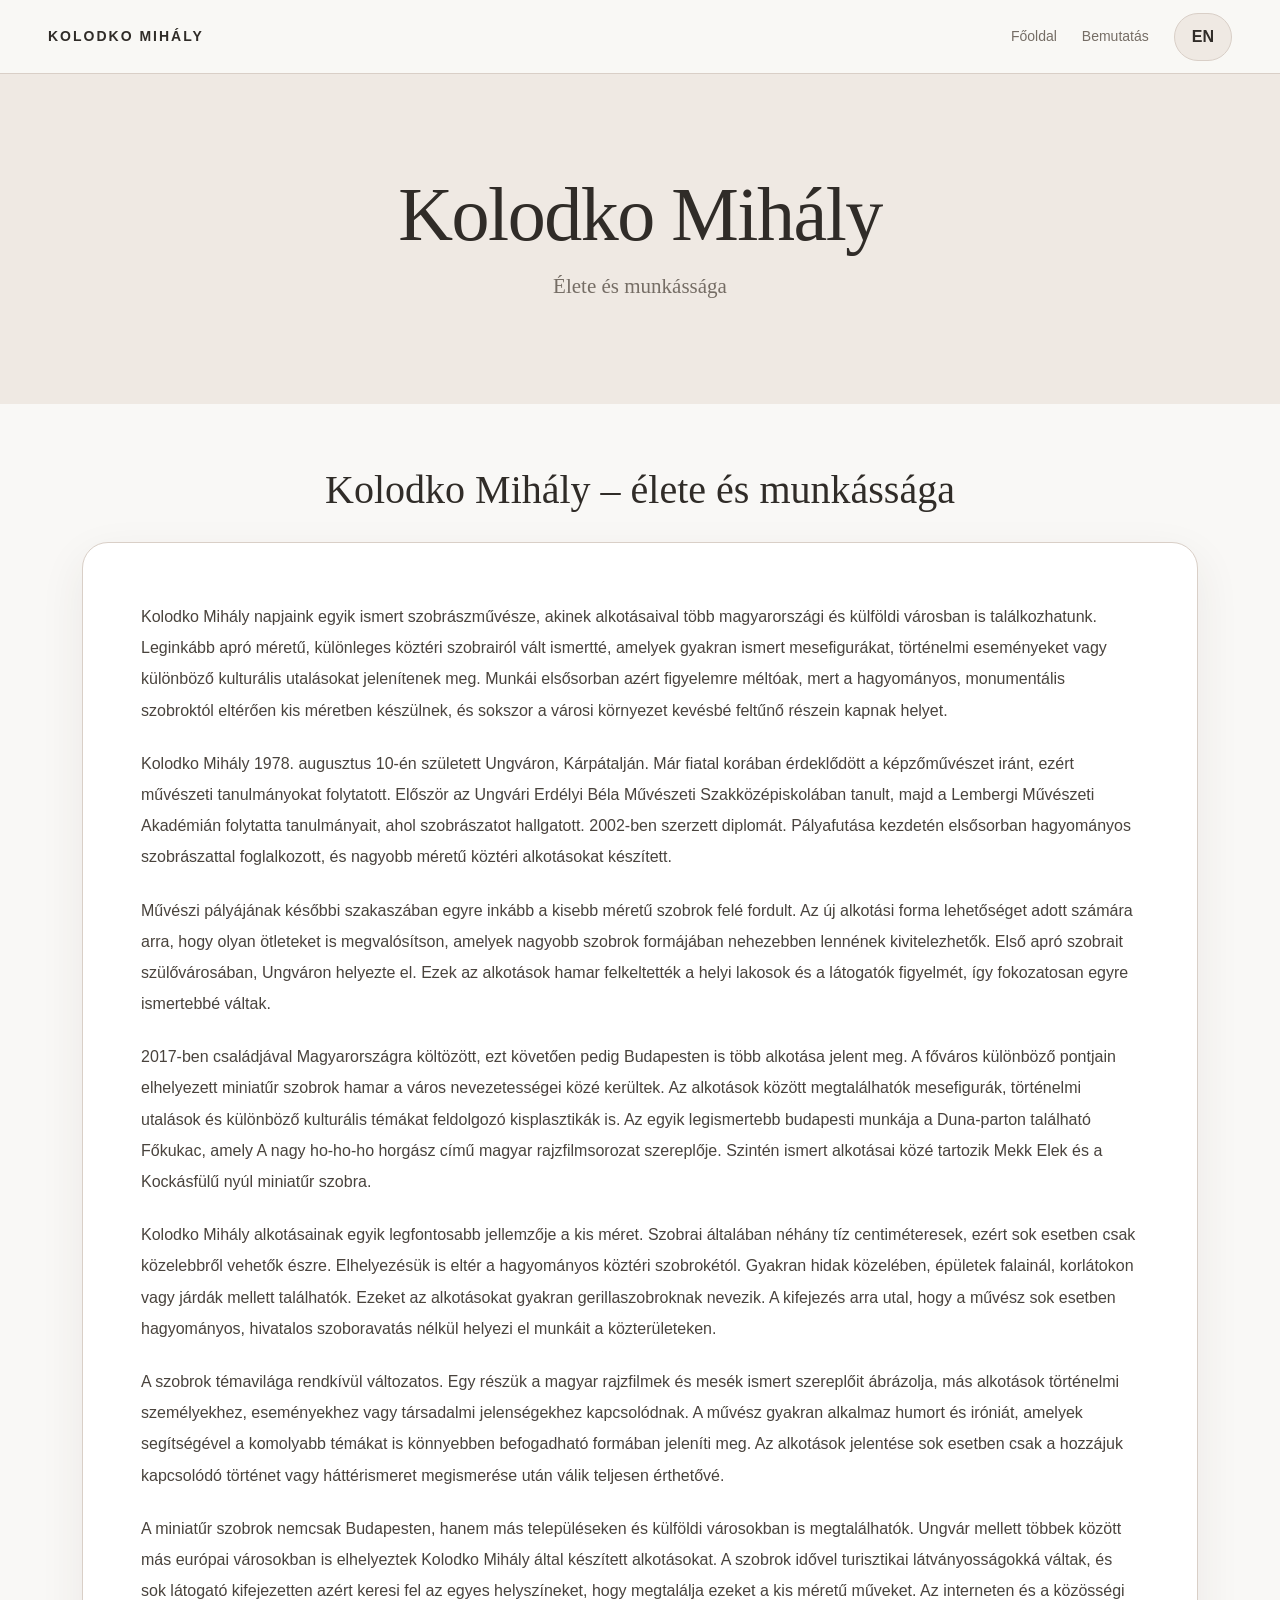
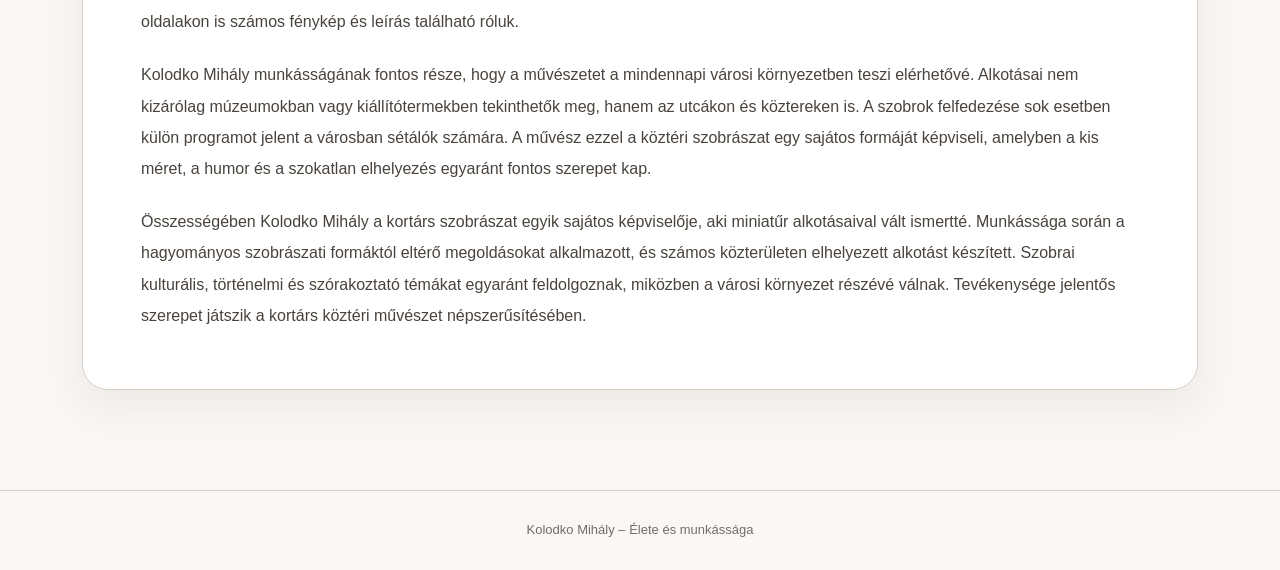
<file: kolodko-oldal/index.html>
<!DOCTYPE html>
<html lang="hu">
<head>
  <meta charset="UTF-8">
  <meta name="viewport" content="width=device-width, initial-scale=1">
  <title>Kolodko Mihály – Élete és munkássága</title>
  <link href="https://cdn.jsdelivr.net/npm/bootstrap@5.3.3/dist/css/bootstrap.min.css" rel="stylesheet">
  <link href="css/style.css" rel="stylesheet">
</head>
<body>

  <!-- Navigáció + nyelvváltó gomb -->
  <nav class="site-nav navbar">
    <div class="container-fluid px-4 px-md-5 d-flex align-items-center justify-content-between flex-wrap gap-2">
      <div class="logo">KOLODKO MIHÁLY</div>
      <div class="nav-right d-flex align-items-center">
        <a href="#top">
          <span class="lang-hu">Főoldal</span>
          <span class="lang-en">Home</span>
        </a>
        <a href="#about">
          <span class="lang-hu">Bemutatás</span>
          <span class="lang-en">About</span>
        </a>
        <button id="lang-toggle" class="lang-btn" type="button">EN</button>
      </div>
    </div>
  </nav>

  <!-- Fejléc -->
  <header class="hero" id="top">
    <div class="hero-inner">
      <h1>Kolodko Mihály</h1>
      <p>
        <span class="lang-hu">Élete és munkássága</span>
        <span class="lang-en">His Life and Work</span>
      </p>
    </div>
  </header>

  <main class="container" id="about">

    <section class="intro">
      <h2>
        <span class="lang-hu">Kolodko Mihály – élete és munkássága</span>
        <span class="lang-en">Mihály Kolodko – His Life and Work</span>
      </h2>
    </section>

    <!-- Magyar szöveg -->
    <article class="essay-card lang-hu">
      <p>Kolodko Mihály napjaink egyik ismert szobrászművésze, akinek alkotásaival több magyarországi és külföldi városban is találkozhatunk. Leginkább apró méretű, különleges köztéri szobrairól vált ismertté, amelyek gyakran ismert mesefigurákat, történelmi eseményeket vagy különböző kulturális utalásokat jelenítenek meg. Munkái elsősorban azért figyelemre méltóak, mert a hagyományos, monumentális szobroktól eltérően kis méretben készülnek, és sokszor a városi környezet kevésbé feltűnő részein kapnak helyet.</p>

      <p>Kolodko Mihály 1978. augusztus 10-én született Ungváron, Kárpátalján. Már fiatal korában érdeklődött a képzőművészet iránt, ezért művészeti tanulmányokat folytatott. Először az Ungvári Erdélyi Béla Művészeti Szakközépiskolában tanult, majd a Lembergi Művészeti Akadémián folytatta tanulmányait, ahol szobrászatot hallgatott. 2002-ben szerzett diplomát. Pályafutása kezdetén elsősorban hagyományos szobrászattal foglalkozott, és nagyobb méretű köztéri alkotásokat készített.</p>

      <p>Művészi pályájának későbbi szakaszában egyre inkább a kisebb méretű szobrok felé fordult. Az új alkotási forma lehetőséget adott számára arra, hogy olyan ötleteket is megvalósítson, amelyek nagyobb szobrok formájában nehezebben lennének kivitelezhetők. Első apró szobrait szülővárosában, Ungváron helyezte el. Ezek az alkotások hamar felkeltették a helyi lakosok és a látogatók figyelmét, így fokozatosan egyre ismertebbé váltak.</p>

      <p>2017-ben családjával Magyarországra költözött, ezt követően pedig Budapesten is több alkotása jelent meg. A főváros különböző pontjain elhelyezett miniatűr szobrok hamar a város nevezetességei közé kerültek. Az alkotások között megtalálhatók mesefigurák, történelmi utalások és különböző kulturális témákat feldolgozó kisplasztikák is. Az egyik legismertebb budapesti munkája a Duna-parton található Főkukac, amely A nagy ho-ho-ho horgász című magyar rajzfilmsorozat szereplője. Szintén ismert alkotásai közé tartozik Mekk Elek és a Kockásfülű nyúl miniatűr szobra.</p>

      <p>Kolodko Mihály alkotásainak egyik legfontosabb jellemzője a kis méret. Szobrai általában néhány tíz centiméteresek, ezért sok esetben csak közelebbről vehetők észre. Elhelyezésük is eltér a hagyományos köztéri szobrokétól. Gyakran hidak közelében, épületek falainál, korlátokon vagy járdák mellett találhatók. Ezeket az alkotásokat gyakran gerillaszobroknak nevezik. A kifejezés arra utal, hogy a művész sok esetben hagyományos, hivatalos szoboravatás nélkül helyezi el munkáit a közterületeken.</p>

      <p>A szobrok témavilága rendkívül változatos. Egy részük a magyar rajzfilmek és mesék ismert szereplőit ábrázolja, más alkotások történelmi személyekhez, eseményekhez vagy társadalmi jelenségekhez kapcsolódnak. A művész gyakran alkalmaz humort és iróniát, amelyek segítségével a komolyabb témákat is könnyebben befogadható formában jeleníti meg. Az alkotások jelentése sok esetben csak a hozzájuk kapcsolódó történet vagy háttérismeret megismerése után válik teljesen érthetővé.</p>

      <p>A miniatűr szobrok nemcsak Budapesten, hanem más településeken és külföldi városokban is megtalálhatók. Ungvár mellett többek között más európai városokban is elhelyeztek Kolodko Mihály által készített alkotásokat. A szobrok idővel turisztikai látványosságokká váltak, és sok látogató kifejezetten azért keresi fel az egyes helyszíneket, hogy megtalálja ezeket a kis méretű műveket. Az interneten és a közösségi oldalakon is számos fénykép és leírás található róluk.</p>

      <p>Kolodko Mihály munkásságának fontos része, hogy a művészetet a mindennapi városi környezetben teszi elérhetővé. Alkotásai nem kizárólag múzeumokban vagy kiállítótermekben tekinthetők meg, hanem az utcákon és köztereken is. A szobrok felfedezése sok esetben külön programot jelent a városban sétálók számára. A művész ezzel a köztéri szobrászat egy sajátos formáját képviseli, amelyben a kis méret, a humor és a szokatlan elhelyezés egyaránt fontos szerepet kap.</p>

      <p>Összességében Kolodko Mihály a kortárs szobrászat egyik sajátos képviselője, aki miniatűr alkotásaival vált ismertté. Munkássága során a hagyományos szobrászati formáktól eltérő megoldásokat alkalmazott, és számos közterületen elhelyezett alkotást készített. Szobrai kulturális, történelmi és szórakoztató témákat egyaránt feldolgoznak, miközben a városi környezet részévé válnak. Tevékenysége jelentős szerepet játszik a kortárs köztéri művészet népszerűsítésében.</p>
    </article>

    <!-- Angol szöveg -->
    <article class="essay-card lang-en">
      <p>Mihály Kolodko is one of the well-known sculptors of our time, whose works can be found in several cities in Hungary and abroad. He became famous mainly for his small, unusual public sculptures, which often represent well-known cartoon characters, historical events or different cultural references. His works are especially interesting because, unlike traditional monumental statues, they are created on a small scale and are often placed in less noticeable parts of the urban environment.</p>

      <p>Mihály Kolodko was born on 10 August 1978 in Uzhhorod, in Transcarpathia. He became interested in visual arts at a young age, so he pursued artistic studies. First, he studied at the Béla Erdélyi Art School in Uzhhorod, and later continued his studies at the Lviv National Academy of Arts, where he studied sculpture. He graduated in 2002. At the beginning of his career, he mainly worked with traditional sculpture and created larger public artworks.</p>

      <p>In the later stages of his artistic career, he gradually turned towards smaller sculptures. This new form of art gave him the opportunity to bring to life ideas that would have been more difficult to create as larger sculptures. He placed his first tiny sculptures in his hometown, Uzhhorod. These works quickly attracted the attention of local residents and visitors and he gradually became more and more famous.</p>

      <p>In 2017, he moved to Hungary with his family, and afterwards several of his artworks appeared in Budapest as well. The miniature sculptures placed in different parts of the capital soon became popular attractions. His works include cartoon characters, historical references and small sculptures based on different cultural themes. One of his most famous works in Budapest is the Big Worm (Főkukac), located on the Danube riverbank. It is a character from the Hungarian cartoon series The Great Ho-Ho-Ho Fisherman. Other well-known works include the miniature sculptures of Mekk Elek and The Checkered-Eared Rabbit.</p>

      <p>One of the most important characteristics of Mihály Kolodko's artworks is their small size. His sculptures are usually only a few dozen centimetres tall, so in many cases they can only be noticed from a close distance. Their placement is also different from that of traditional public statues. They are often found near bridges, next to buildings, on railings or beside pavements. These artworks are often called guerrilla sculptures. This term refers to the fact that the artist often places his works in public spaces without traditional official unveiling ceremonies.</p>

      <p>The themes of his sculptures are extremely varied. Some of them represent well-known characters from Hungarian cartoons and fairy tales, while others are connected to historical figures, events or social phenomena. The artist often uses humour and irony, which help make even more serious topics easier to understand. In many cases, the meaning of the artworks only becomes completely clear after learning about the stories or background information connected to them.</p>

      <p>The miniature sculptures can be found not only in Budapest but also in other towns and foreign cities. Besides Uzhhorod, artworks created by Mihály Kolodko have also been placed in several other European cities. Over time, the sculptures have become tourist attractions, and many visitors specifically travel to these locations to find these small artworks. There are also many photographs and descriptions of them on the internet and social media.</p>

      <p>An important part of Mihály Kolodko's work is making art accessible in everyday urban environments. His artworks can be seen not only in museums or exhibition halls but also in streets and public spaces. Discovering the sculptures often becomes a special activity for people walking around the city. Through this, the artist represents a unique form of public sculpture in which small size, humour and unusual placement all play an important role.</p>

      <p>Overall, Mihály Kolodko is a distinctive representative of contemporary sculpture who became famous for his miniature artworks. Throughout his career, he has used solutions that differ from traditional forms of sculpture and has created numerous artworks placed in public spaces. His sculptures explore cultural, historical and entertaining themes while becoming part of the urban environment. His work plays an important role in making contemporary public art more popular.</p>
    </article>

  </main>

  <footer>
    <span class="lang-hu">Kolodko Mihály – Élete és munkássága</span>
    <span class="lang-en">Mihály Kolodko – His Life and Work</span>
  </footer>

  <script src="https://cdn.jsdelivr.net/npm/bootstrap@5.3.3/dist/js/bootstrap.bundle.min.js"></script>
  <script src="js/script.js"></script>
</body>
</html>
</file>
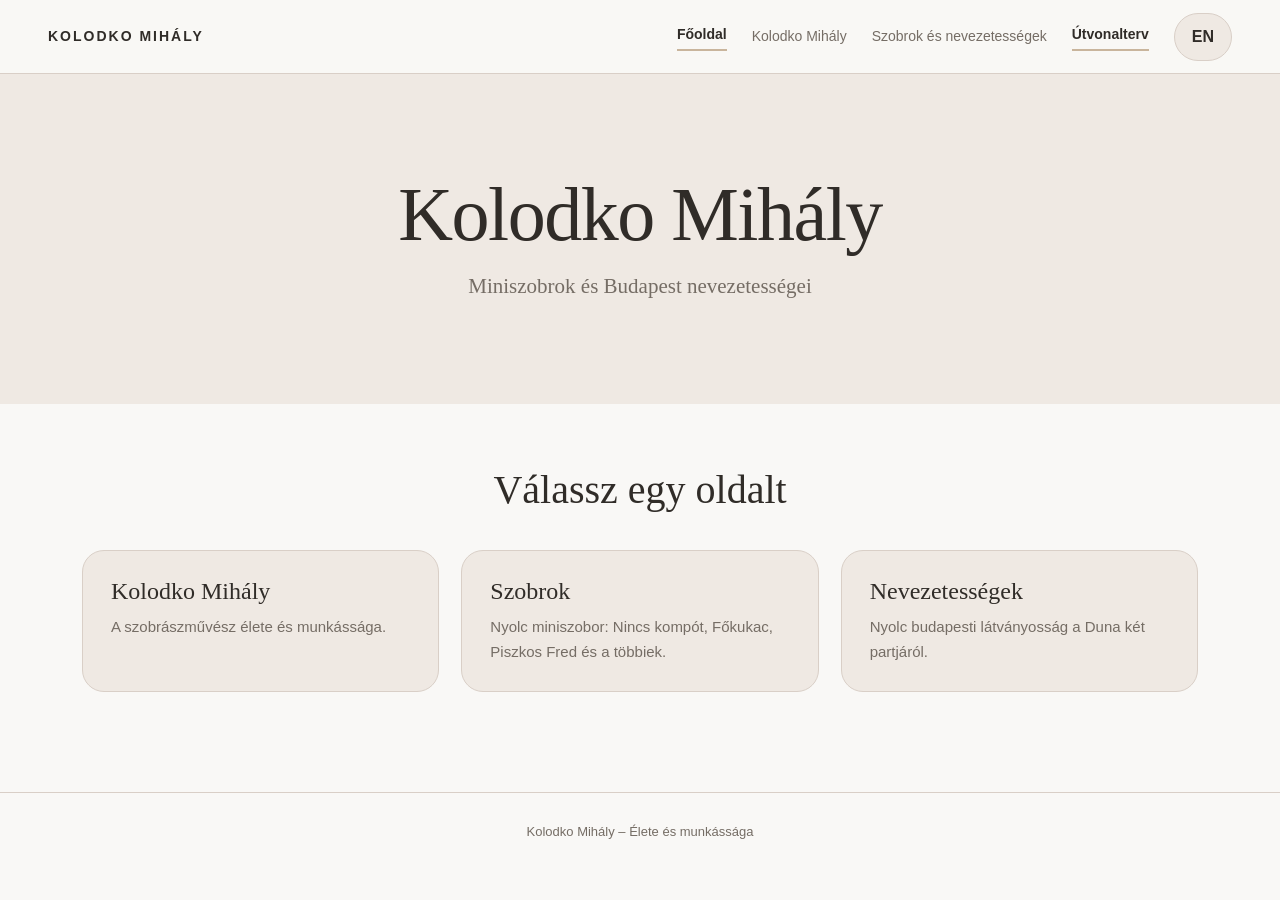
<file: Kolodko/index.html>
<!DOCTYPE html>
<html lang="hu">
<head>
  <meta charset="UTF-8">
  <meta name="viewport" content="width=device-width, initial-scale=1">
  <title>Kolodko Mihály – Élete és munkássága</title>
  <link href="https://cdn.jsdelivr.net/npm/bootstrap@5.3.3/dist/css/bootstrap.min.css" rel="stylesheet">
  <link href="css/style.css" rel="stylesheet">
  <script>
    try { if (localStorage.getItem('nyelv') === 'en') document.documentElement.classList.add('en'); } catch (e) {}
  </script>
</head>
<body data-title-hu="Kolodko Mihály – Élete és munkássága" data-title-en="Mihály Kolodko – His Life and Work">

  <nav class="site-nav navbar">
    <div class="container-fluid px-4 px-md-5 d-flex align-items-center justify-content-between flex-wrap gap-2">
      <a class="logo" href="index.html">KOLODKO MIHÁLY</a>
      <div class="nav-right d-flex align-items-center flex-wrap">
        <a href="index.html" class="active" aria-current="page">
          <span class="lang-hu">Főoldal</span>
          <span class="lang-en">Home</span>
        </a>
        <a href="kolodko.html">
          <span class="lang-hu">Kolodko Mihály</span>
          <span class="lang-en">Mihály Kolodko</span>
        </a>
        <a href="szobrok-nevezetessegek.html">
          <span class="lang-hu">Szobrok és nevezetességek</span>
          <span class="lang-en">Sculptures and Landmarks</span>
        </a>
        <a href="utvonal.html" class="active" aria-current="page">
          <span class="lang-hu">Útvonalterv</span>
          <span class="lang-en">Route Plan</span>
        </a>
        <button id="lang-toggle" class="lang-btn" type="button" aria-label="Nyelv / Language">EN</button>
      </div>
    </div>
  </nav>

  <header class="hero" id="top">
    <div class="hero-inner">
      <h1>
        <span class="lang-hu">Kolodko Mihály</span>
        <span class="lang-en">Mihály Kolodko</span>
      </h1>
      <p>
        <span class="lang-hu">Miniszobrok és Budapest nevezetességei</span>
        <span class="lang-en">Miniature sculptures and the landmarks of Budapest</span>
      </p>
    </div>
  </header>

  <main class="container" id="about">
    <section class="intro">
      <h2>
        <span class="lang-hu">Válassz egy oldalt</span>
        <span class="lang-en">Choose a page</span>
      </h2>
    </section>
    <section class="more-links">
      <a class="more-card" href="kolodko.html">
        <h3><span class="lang-hu">Kolodko Mihály</span><span class="lang-en">Mihály Kolodko</span></h3>
        <p><span class="lang-hu">A szobrászművész élete és munkássága.</span><span class="lang-en">The life and work of the sculptor.</span></p>
      </a>
      <a class="more-card" href="szobrok-nevezetessegek.html#szobrok">
        <h3><span class="lang-hu">Szobrok</span><span class="lang-en">Sculptures</span></h3>
        <p><span class="lang-hu">Nyolc miniszobor: Nincs kompót, Főkukac, Piszkos Fred és a többiek.</span><span class="lang-en">Eight miniature sculptures: No Compote, Főkukac, Dirty Fred and more.</span></p>
      </a>
      <a class="more-card" href="szobrok-nevezetessegek.html#nevezetessegek">
        <h3><span class="lang-hu">Nevezetességek</span><span class="lang-en">Landmarks</span></h3>
        <p><span class="lang-hu">Nyolc budapesti látványosság a Duna két partjáról.</span><span class="lang-en">Eight Budapest sights from both banks of the Danube.</span></p>
      </a>
    </section>
  </main>

  <footer>
    <span class="lang-hu">Kolodko Mihály – Élete és munkássága</span>
    <span class="lang-en">Mihály Kolodko – His Life and Work</span>
  </footer>

  <script src="https://cdn.jsdelivr.net/npm/bootstrap@5.3.3/dist/js/bootstrap.bundle.min.js"></script>
  <script src="js/script.js"></script>
</body>
</html>
</file>
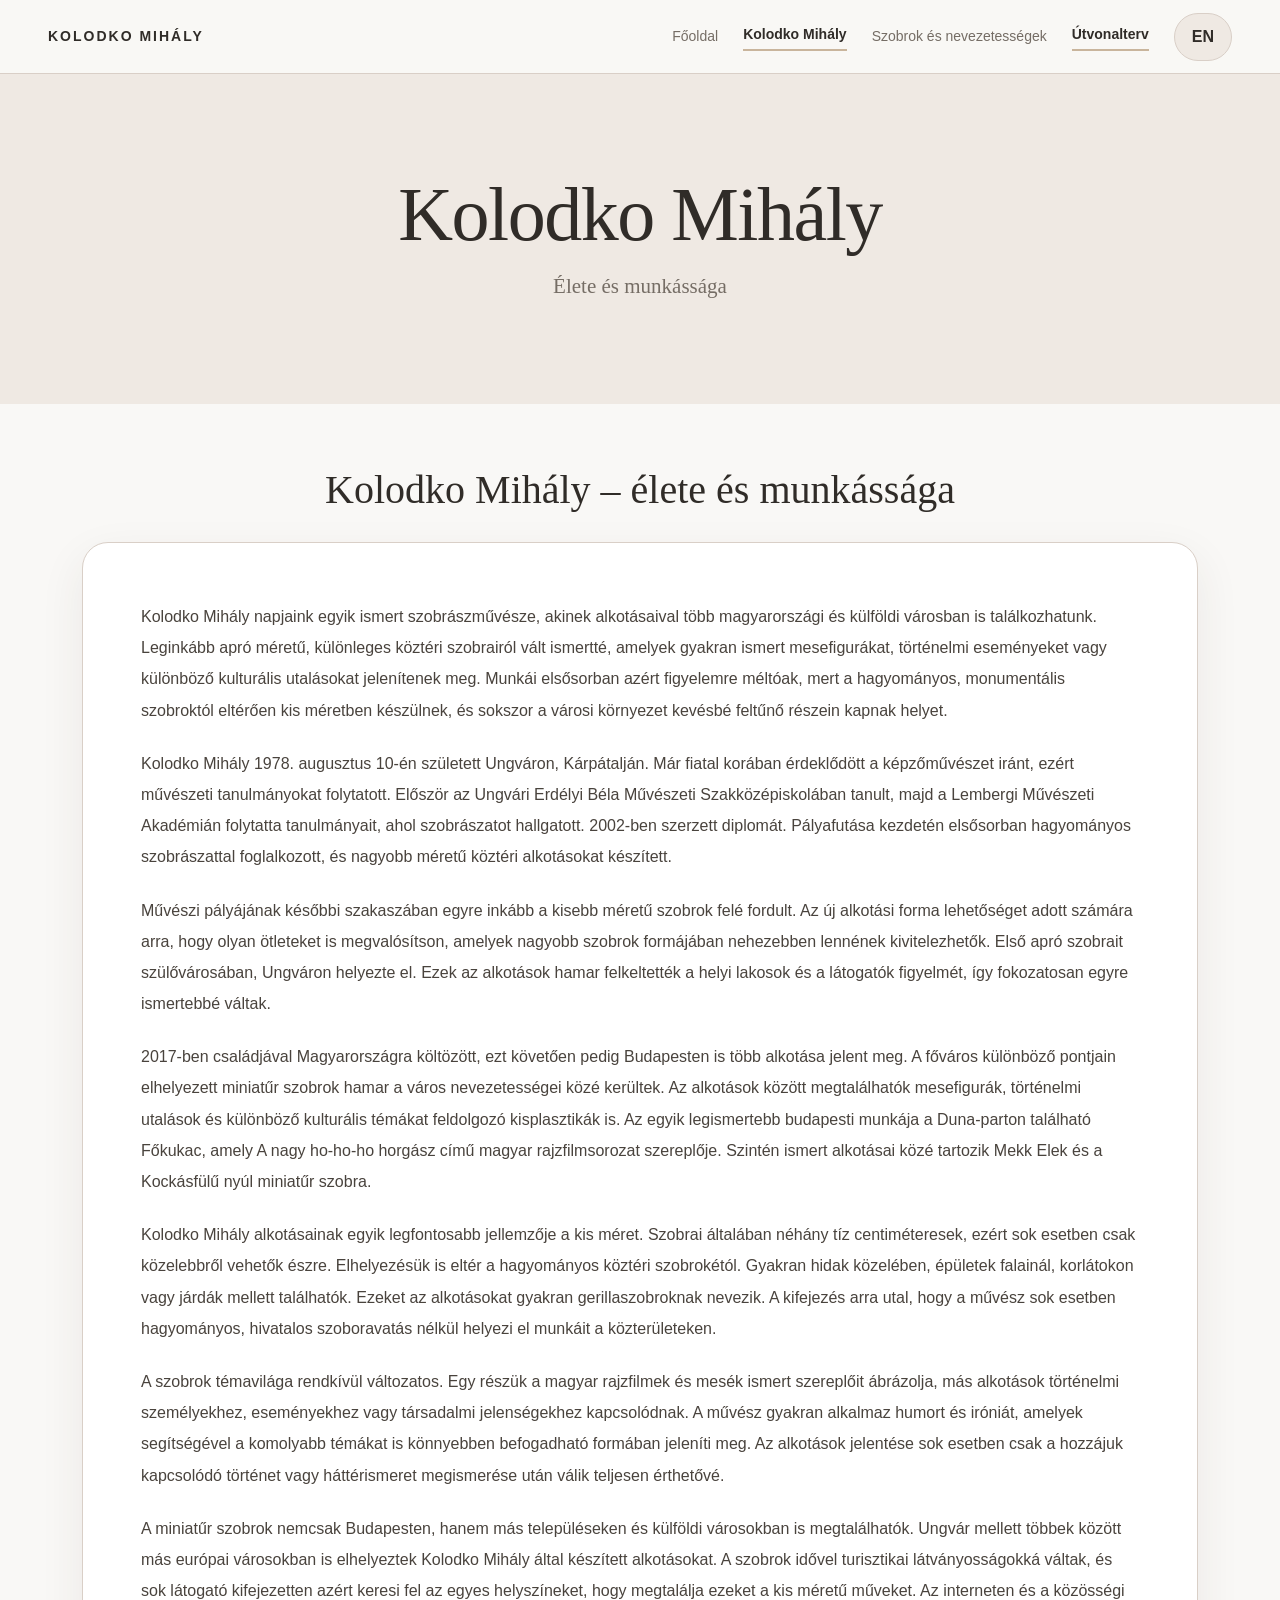
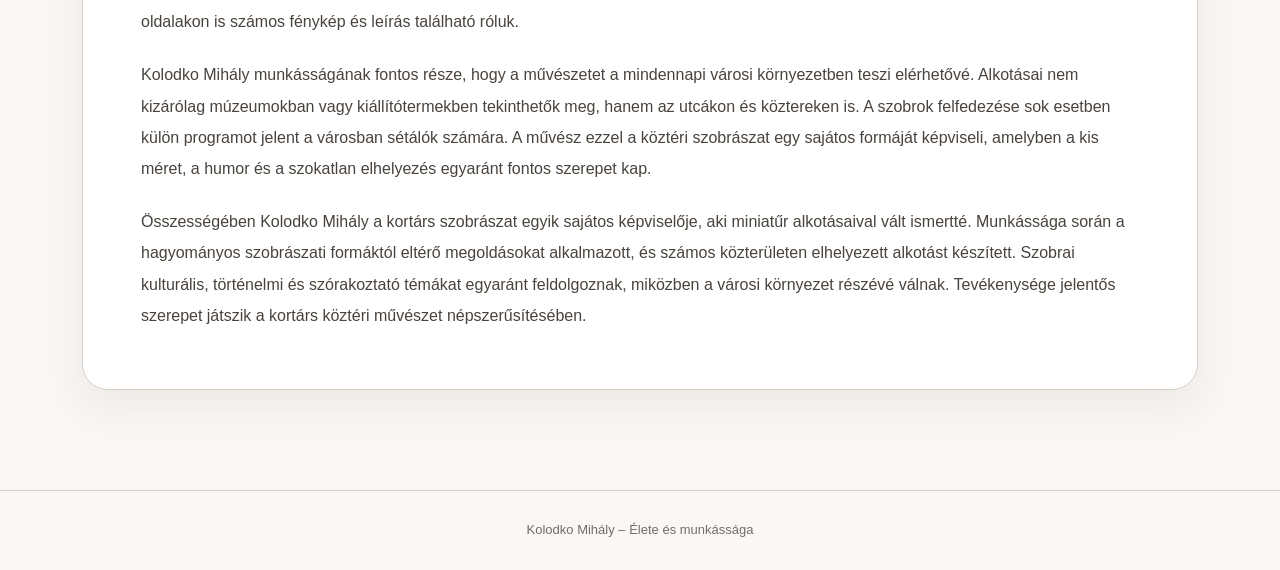
<file: Kolodko/kolodko.html>
<!DOCTYPE html>
<html lang="hu">
<head>
  <meta charset="UTF-8">
  <meta name="viewport" content="width=device-width, initial-scale=1">
  <title>Kolodko Mihály – Élete és munkássága</title>
  <link href="https://cdn.jsdelivr.net/npm/bootstrap@5.3.3/dist/css/bootstrap.min.css" rel="stylesheet">
  <link href="css/style.css" rel="stylesheet">

  <script>
    try { if (localStorage.getItem('nyelv') === 'en') document.documentElement.classList.add('en'); } catch (e) {}
  </script>
</head>
<body data-title-hu="Kolodko Mihály – Élete és munkássága" data-title-en="Mihály Kolodko – His Life and Work">


  <nav class="site-nav navbar">
    <div class="container-fluid px-4 px-md-5 d-flex align-items-center justify-content-between flex-wrap gap-2">
      <a class="logo" href="index.html">KOLODKO MIHÁLY</a>
      <div class="nav-right d-flex align-items-center flex-wrap">
        <a href="index.html">
          <span class="lang-hu">Főoldal</span>
          <span class="lang-en">Home</span>
        </a>
        <a href="kolodko.html" class="active" aria-current="page">
          <span class="lang-hu">Kolodko Mihály</span>
          <span class="lang-en">Mihály Kolodko</span>
        </a>
        <a href="szobrok-nevezetessegek.html">
          <span class="lang-hu">Szobrok és nevezetességek</span>
          <span class="lang-en">Sculptures and Landmarks</span>
        </a>
        <a href="utvonal.html" class="active" aria-current="page">
          <span class="lang-hu">Útvonalterv</span>
          <span class="lang-en">Route Plan</span>
        </a>
        <button id="lang-toggle" class="lang-btn" type="button" aria-label="Nyelv / Language">EN</button>
      </div>
    </div>
  </nav>
  
  <header class="hero" id="top">
    <div class="hero-inner">
      <h1>
        <span class="lang-hu">Kolodko Mihály</span>
        <span class="lang-en">Mihály Kolodko</span>
      </h1>
      <p>
        <span class="lang-hu">Élete és munkássága</span>
        <span class="lang-en">His Life and Work</span>
      </p>
    </div>
  </header>

  <main class="container" id="about">

    <section class="intro">
      <h2>
        <span class="lang-hu">Kolodko Mihály – élete és munkássága</span>
        <span class="lang-en">Mihály Kolodko – His Life and Work</span>
      </h2>
    </section>

    
    <article class="essay-card lang-hu">
      <p>Kolodko Mihály napjaink egyik ismert szobrászművésze, akinek alkotásaival több magyarországi és külföldi városban is találkozhatunk. Leginkább apró méretű, különleges köztéri szobrairól vált ismertté, amelyek gyakran ismert mesefigurákat, történelmi eseményeket vagy különböző kulturális utalásokat jelenítenek meg. Munkái elsősorban azért figyelemre méltóak, mert a hagyományos, monumentális szobroktól eltérően kis méretben készülnek, és sokszor a városi környezet kevésbé feltűnő részein kapnak helyet.</p>

      <p>Kolodko Mihály 1978. augusztus 10-én született Ungváron, Kárpátalján. Már fiatal korában érdeklődött a képzőművészet iránt, ezért művészeti tanulmányokat folytatott. Először az Ungvári Erdélyi Béla Művészeti Szakközépiskolában tanult, majd a Lembergi Művészeti Akadémián folytatta tanulmányait, ahol szobrászatot hallgatott. 2002-ben szerzett diplomát. Pályafutása kezdetén elsősorban hagyományos szobrászattal foglalkozott, és nagyobb méretű köztéri alkotásokat készített.</p>

      <p>Művészi pályájának későbbi szakaszában egyre inkább a kisebb méretű szobrok felé fordult. Az új alkotási forma lehetőséget adott számára arra, hogy olyan ötleteket is megvalósítson, amelyek nagyobb szobrok formájában nehezebben lennének kivitelezhetők. Első apró szobrait szülővárosában, Ungváron helyezte el. Ezek az alkotások hamar felkeltették a helyi lakosok és a látogatók figyelmét, így fokozatosan egyre ismertebbé váltak.</p>

      <p>2017-ben családjával Magyarországra költözött, ezt követően pedig Budapesten is több alkotása jelent meg. A főváros különböző pontjain elhelyezett miniatűr szobrok hamar a város nevezetességei közé kerültek. Az alkotások között megtalálhatók mesefigurák, történelmi utalások és különböző kulturális témákat feldolgozó kisplasztikák is. Az egyik legismertebb budapesti munkája a Duna-parton található Főkukac, amely A nagy ho-ho-ho horgász című magyar rajzfilmsorozat szereplője. Szintén ismert alkotásai közé tartozik Mekk Elek és a Kockásfülű nyúl miniatűr szobra.</p>

      <p>Kolodko Mihály alkotásainak egyik legfontosabb jellemzője a kis méret. Szobrai általában néhány tíz centiméteresek, ezért sok esetben csak közelebbről vehetők észre. Elhelyezésük is eltér a hagyományos köztéri szobrokétól. Gyakran hidak közelében, épületek falainál, korlátokon vagy járdák mellett találhatók. Ezeket az alkotásokat gyakran gerillaszobroknak nevezik. A kifejezés arra utal, hogy a művész sok esetben hagyományos, hivatalos szoboravatás nélkül helyezi el munkáit a közterületeken.</p>

      <p>A szobrok témavilága rendkívül változatos. Egy részük a magyar rajzfilmek és mesék ismert szereplőit ábrázolja, más alkotások történelmi személyekhez, eseményekhez vagy társadalmi jelenségekhez kapcsolódnak. A művész gyakran alkalmaz humort és iróniát, amelyek segítségével a komolyabb témákat is könnyebben befogadható formában jeleníti meg. Az alkotások jelentése sok esetben csak a hozzájuk kapcsolódó történet vagy háttérismeret megismerése után válik teljesen érthetővé.</p>

      <p>A miniatűr szobrok nemcsak Budapesten, hanem más településeken és külföldi városokban is megtalálhatók. Ungvár mellett többek között más európai városokban is elhelyeztek Kolodko Mihály által készített alkotásokat. A szobrok idővel turisztikai látványosságokká váltak, és sok látogató kifejezetten azért keresi fel az egyes helyszíneket, hogy megtalálja ezeket a kis méretű műveket. Az interneten és a közösségi oldalakon is számos fénykép és leírás található róluk.</p>

      <p>Kolodko Mihály munkásságának fontos része, hogy a művészetet a mindennapi városi környezetben teszi elérhetővé. Alkotásai nem kizárólag múzeumokban vagy kiállítótermekben tekinthetők meg, hanem az utcákon és köztereken is. A szobrok felfedezése sok esetben külön programot jelent a városban sétálók számára. A művész ezzel a köztéri szobrászat egy sajátos formáját képviseli, amelyben a kis méret, a humor és a szokatlan elhelyezés egyaránt fontos szerepet kap.</p>

      <p>Összességében Kolodko Mihály a kortárs szobrászat egyik sajátos képviselője, aki miniatűr alkotásaival vált ismertté. Munkássága során a hagyományos szobrászati formáktól eltérő megoldásokat alkalmazott, és számos közterületen elhelyezett alkotást készített. Szobrai kulturális, történelmi és szórakoztató témákat egyaránt feldolgoznak, miközben a városi környezet részévé válnak. Tevékenysége jelentős szerepet játszik a kortárs köztéri művészet népszerűsítésében.</p>
    </article>

    
    <article class="essay-card lang-en">
      <p>Mihály Kolodko is one of the well-known sculptors of our time, whose works can be found in several cities in Hungary and abroad. He became famous mainly for his small, unusual public sculptures, which often represent well-known cartoon characters, historical events or different cultural references. His works are especially interesting because, unlike traditional monumental statues, they are created on a small scale and are often placed in less noticeable parts of the urban environment.</p>

      <p>Mihály Kolodko was born on 10 August 1978 in Uzhhorod, in Transcarpathia. He became interested in visual arts at a young age, so he pursued artistic studies. First, he studied at the Béla Erdélyi Art School in Uzhhorod, and later continued his studies at the Lviv National Academy of Arts, where he studied sculpture. He graduated in 2002. At the beginning of his career, he mainly worked with traditional sculpture and created larger public artworks.</p>

      <p>In the later stages of his artistic career, he gradually turned towards smaller sculptures. This new form of art gave him the opportunity to bring to life ideas that would have been more difficult to create as larger sculptures. He placed his first tiny sculptures in his hometown, Uzhhorod. These works quickly attracted the attention of local residents and visitors and he gradually became more and more famous.</p>

      <p>In 2017, he moved to Hungary with his family, and afterwards several of his artworks appeared in Budapest as well. The miniature sculptures placed in different parts of the capital soon became popular attractions. His works include cartoon characters, historical references and small sculptures based on different cultural themes. One of his most famous works in Budapest is the Big Worm (Főkukac), located on the Danube riverbank. It is a character from the Hungarian cartoon series The Great Ho-Ho-Ho Fisherman. Other well-known works include the miniature sculptures of Mekk Elek and The Checkered-Eared Rabbit.</p>

      <p>One of the most important characteristics of Mihály Kolodko's artworks is their small size. His sculptures are usually only a few dozen centimetres tall, so in many cases they can only be noticed from a close distance. Their placement is also different from that of traditional public statues. They are often found near bridges, next to buildings, on railings or beside pavements. These artworks are often called guerrilla sculptures. This term refers to the fact that the artist often places his works in public spaces without traditional official unveiling ceremonies.</p>

      <p>The themes of his sculptures are extremely varied. Some of them represent well-known characters from Hungarian cartoons and fairy tales, while others are connected to historical figures, events or social phenomena. The artist often uses humour and irony, which help make even more serious topics easier to understand. In many cases, the meaning of the artworks only becomes completely clear after learning about the stories or background information connected to them.</p>

      <p>The miniature sculptures can be found not only in Budapest but also in other towns and foreign cities. Besides Uzhhorod, artworks created by Mihály Kolodko have also been placed in several other European cities. Over time, the sculptures have become tourist attractions, and many visitors specifically travel to these locations to find these small artworks. There are also many photographs and descriptions of them on the internet and social media.</p>

      <p>An important part of Mihály Kolodko's work is making art accessible in everyday urban environments. His artworks can be seen not only in museums or exhibition halls but also in streets and public spaces. Discovering the sculptures often becomes a special activity for people walking around the city. Through this, the artist represents a unique form of public sculpture in which small size, humour and unusual placement all play an important role.</p>

      <p>Overall, Mihály Kolodko is a distinctive representative of contemporary sculpture who became famous for his miniature artworks. Throughout his career, he has used solutions that differ from traditional forms of sculpture and has created numerous artworks placed in public spaces. His sculptures explore cultural, historical and entertaining themes while becoming part of the urban environment. His work plays an important role in making contemporary public art more popular.</p>
    </article>

  </main>

  <footer>
    <span class="lang-hu">Kolodko Mihály – Élete és munkássága</span>
    <span class="lang-en">Mihály Kolodko – His Life and Work</span>
  </footer>

  <script src="https://cdn.jsdelivr.net/npm/bootstrap@5.3.3/dist/js/bootstrap.bundle.min.js"></script>
  <script src="js/script.js"></script>
</body>
</html>
</file>
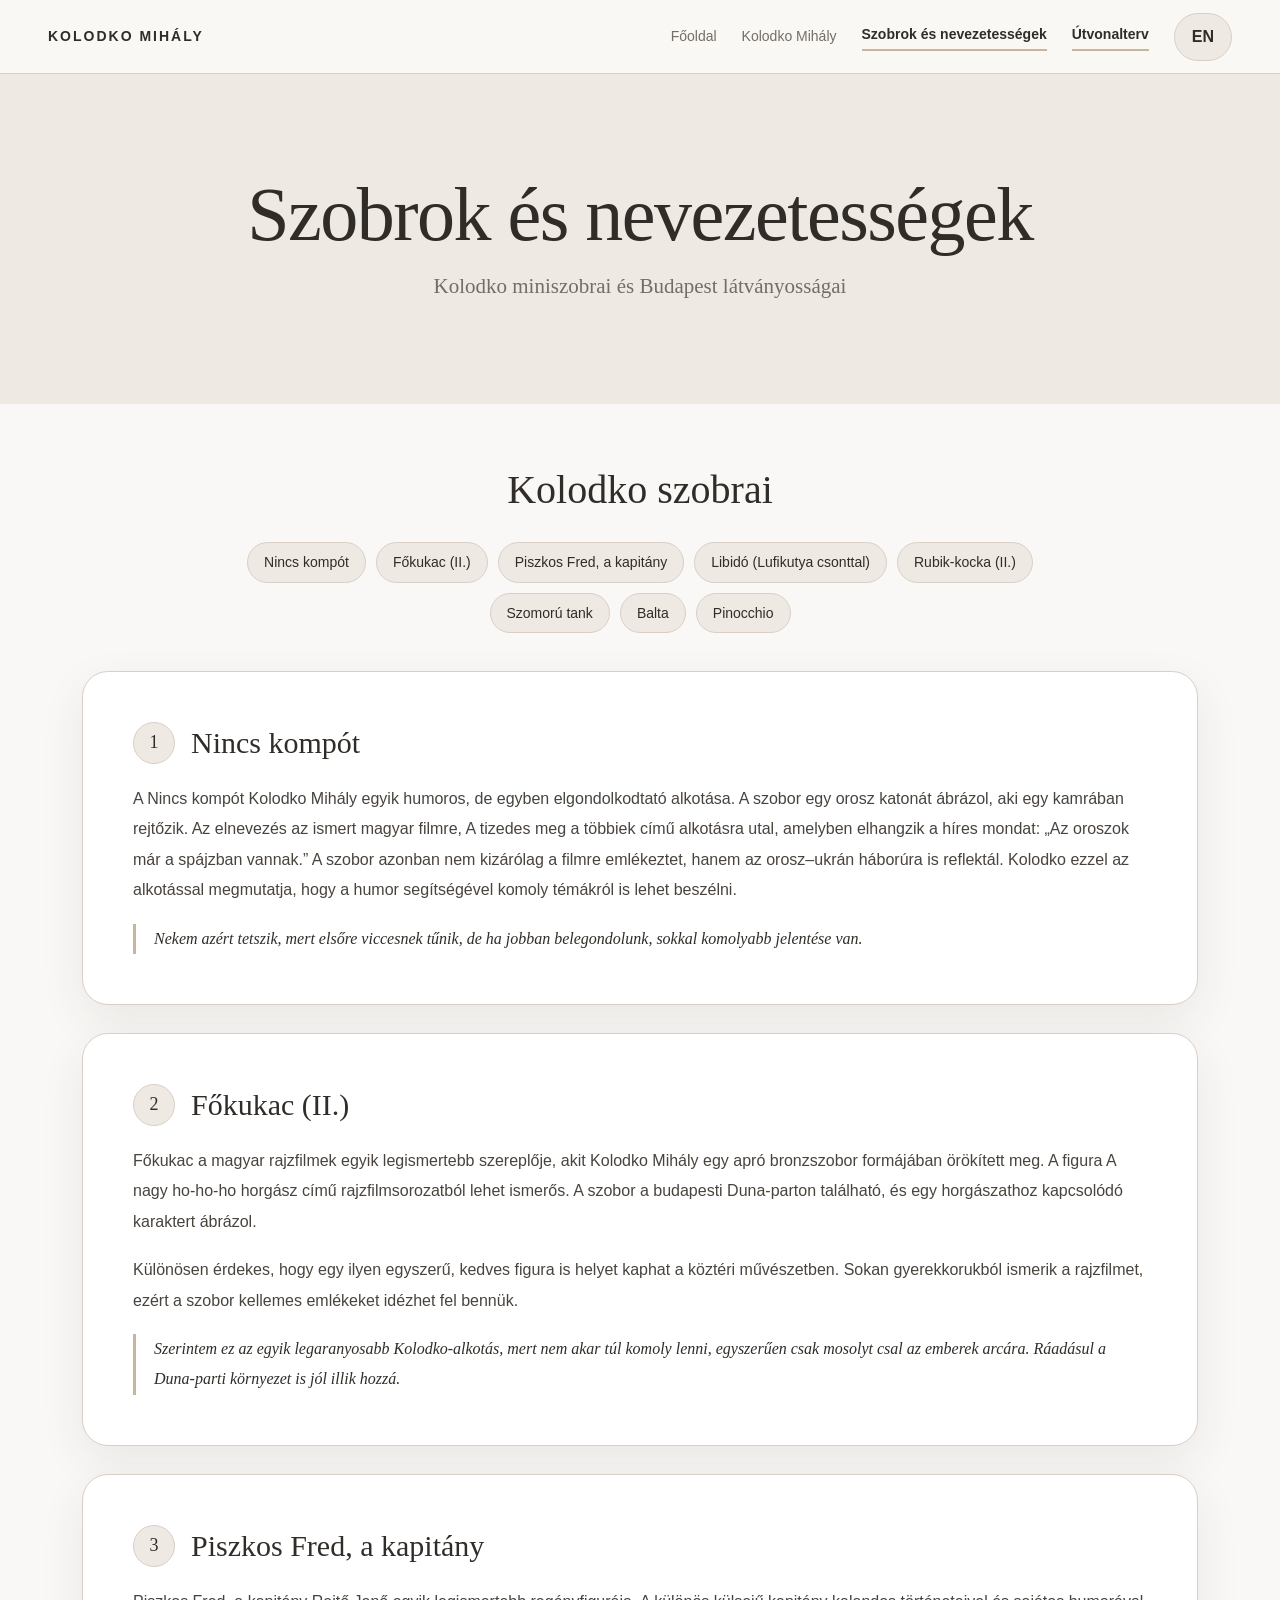
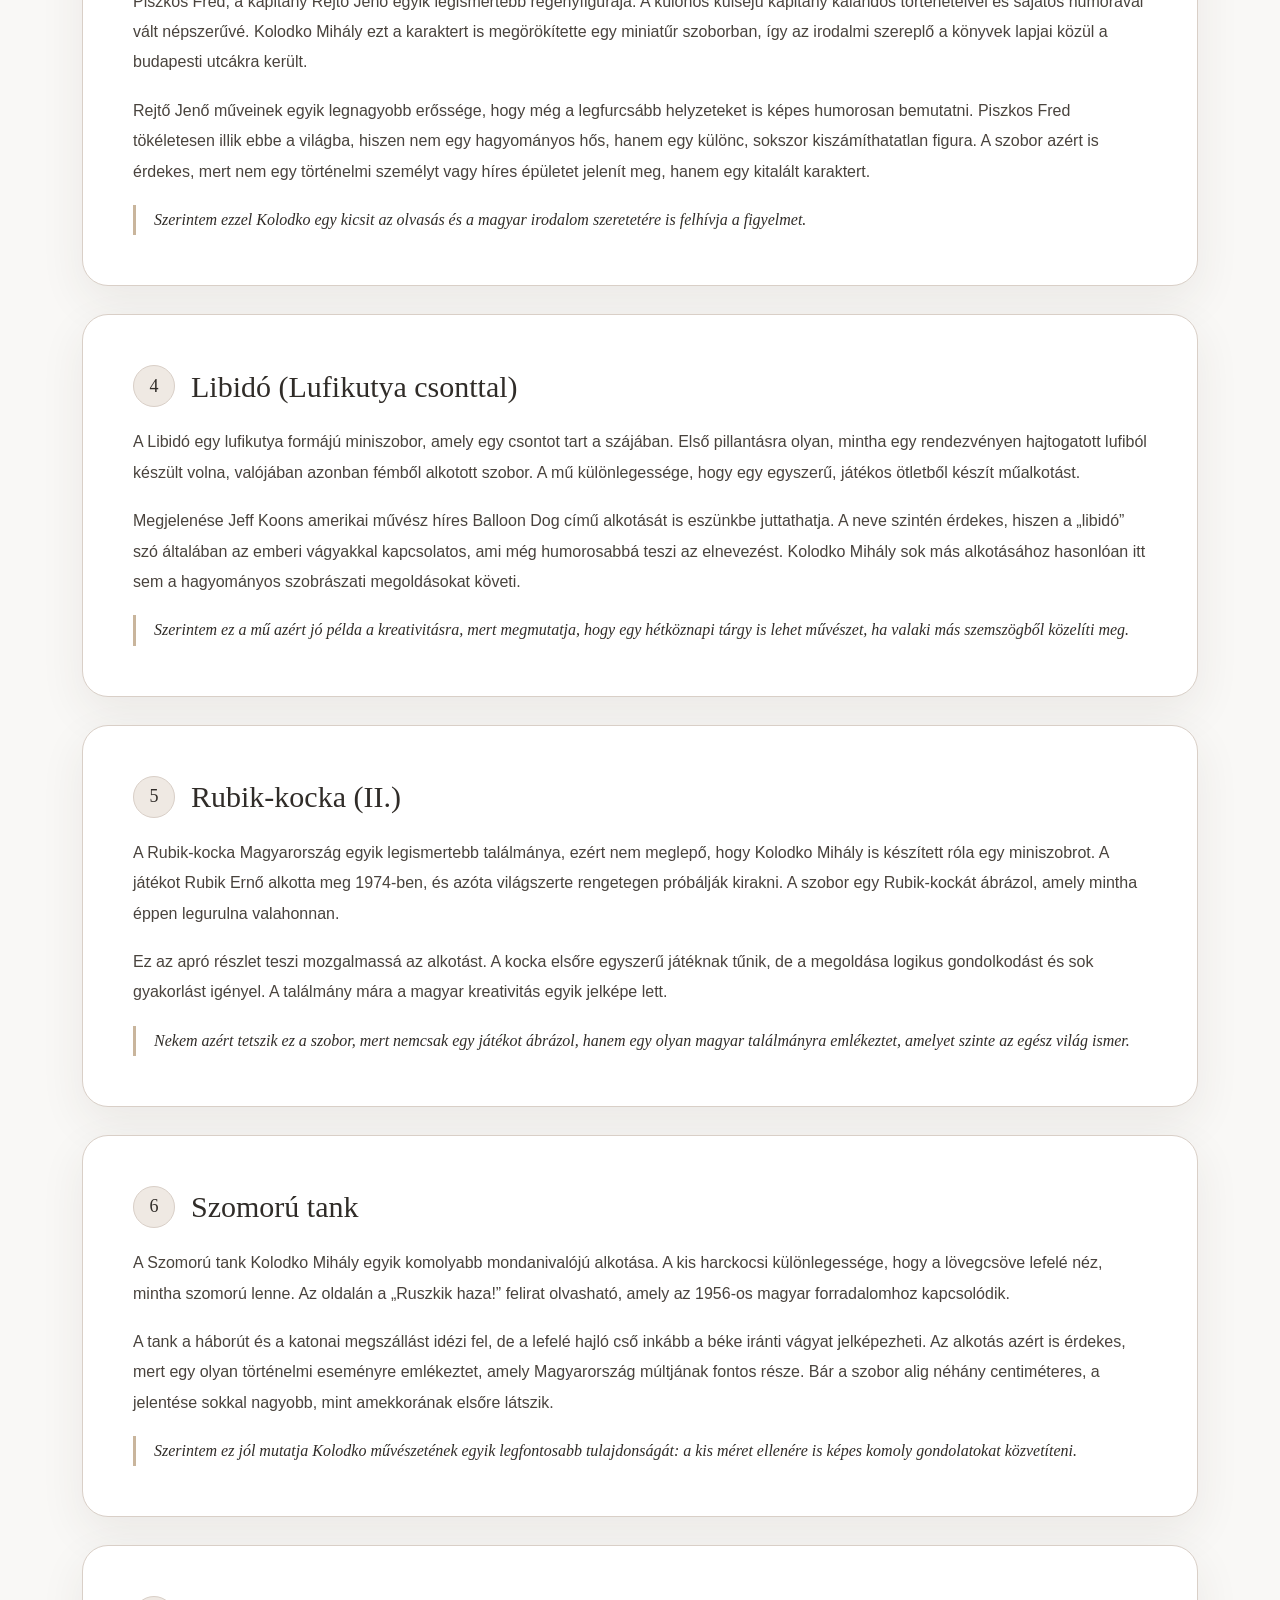
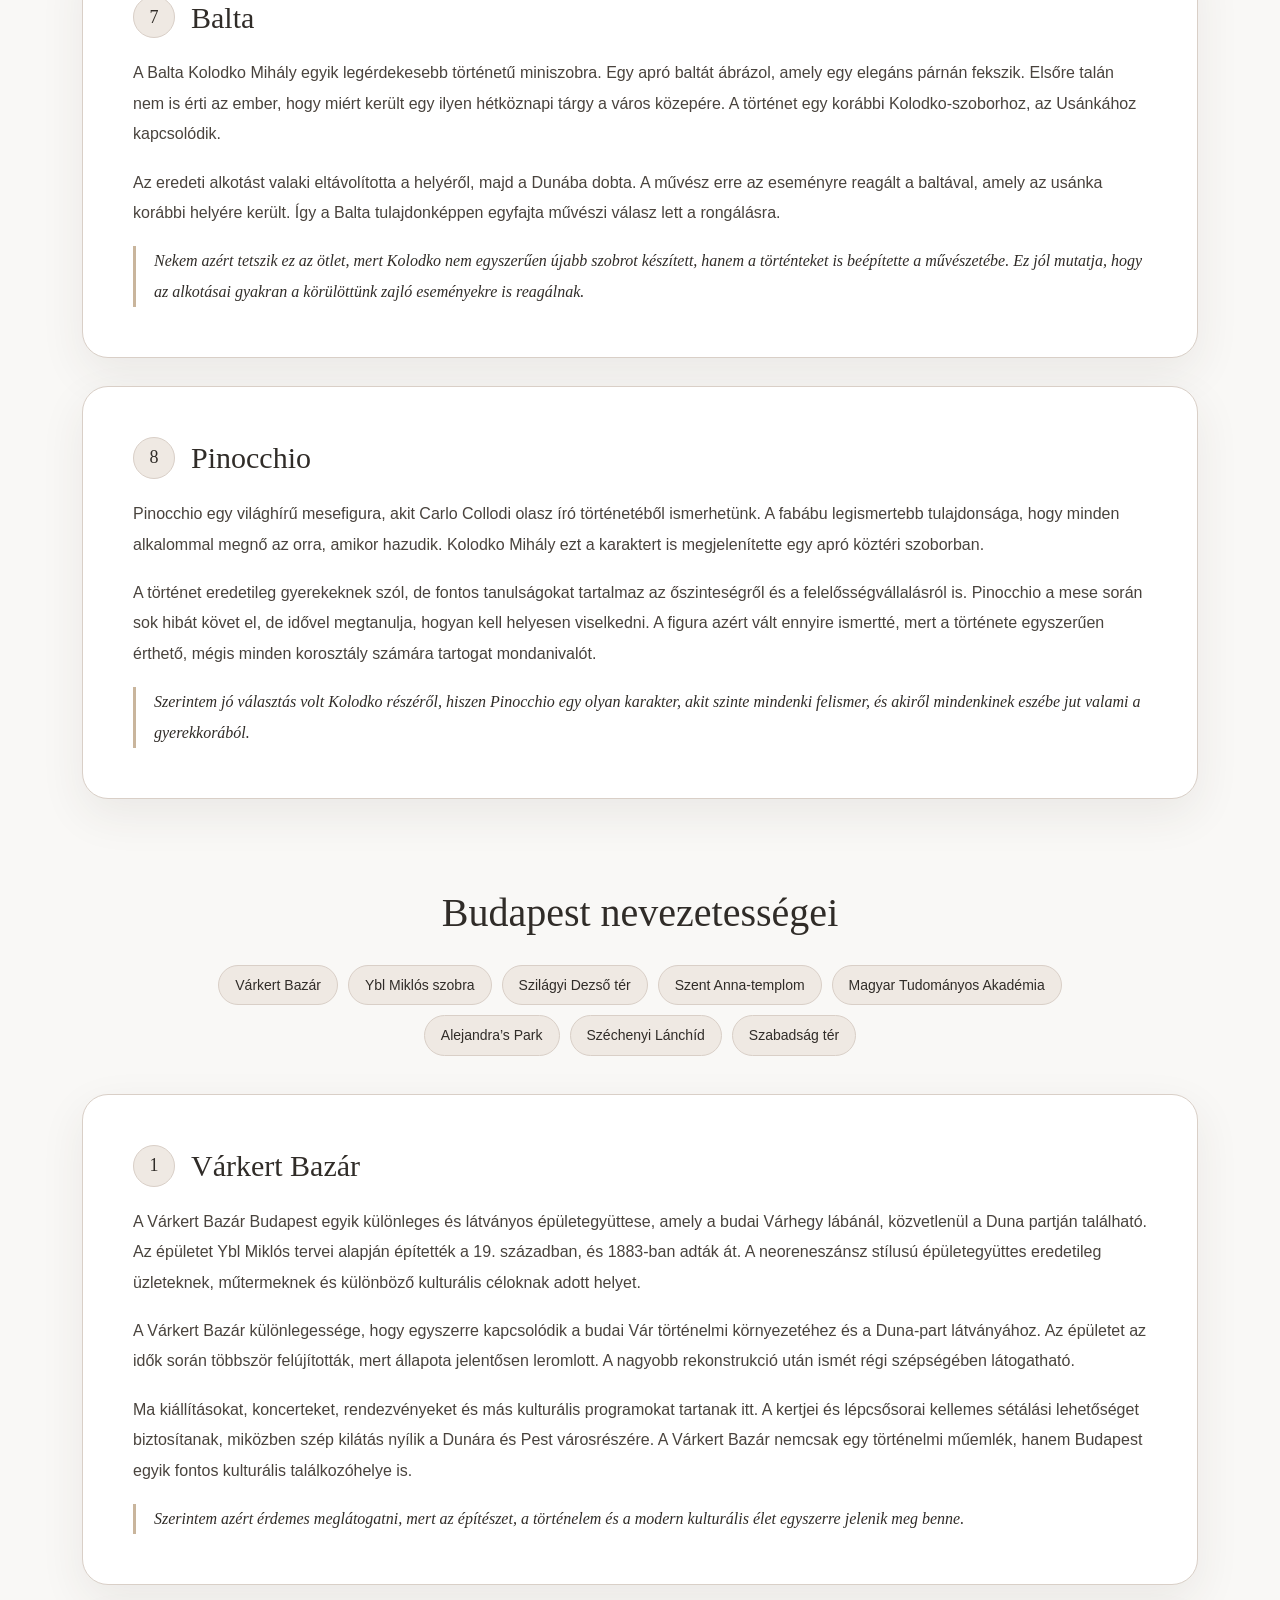
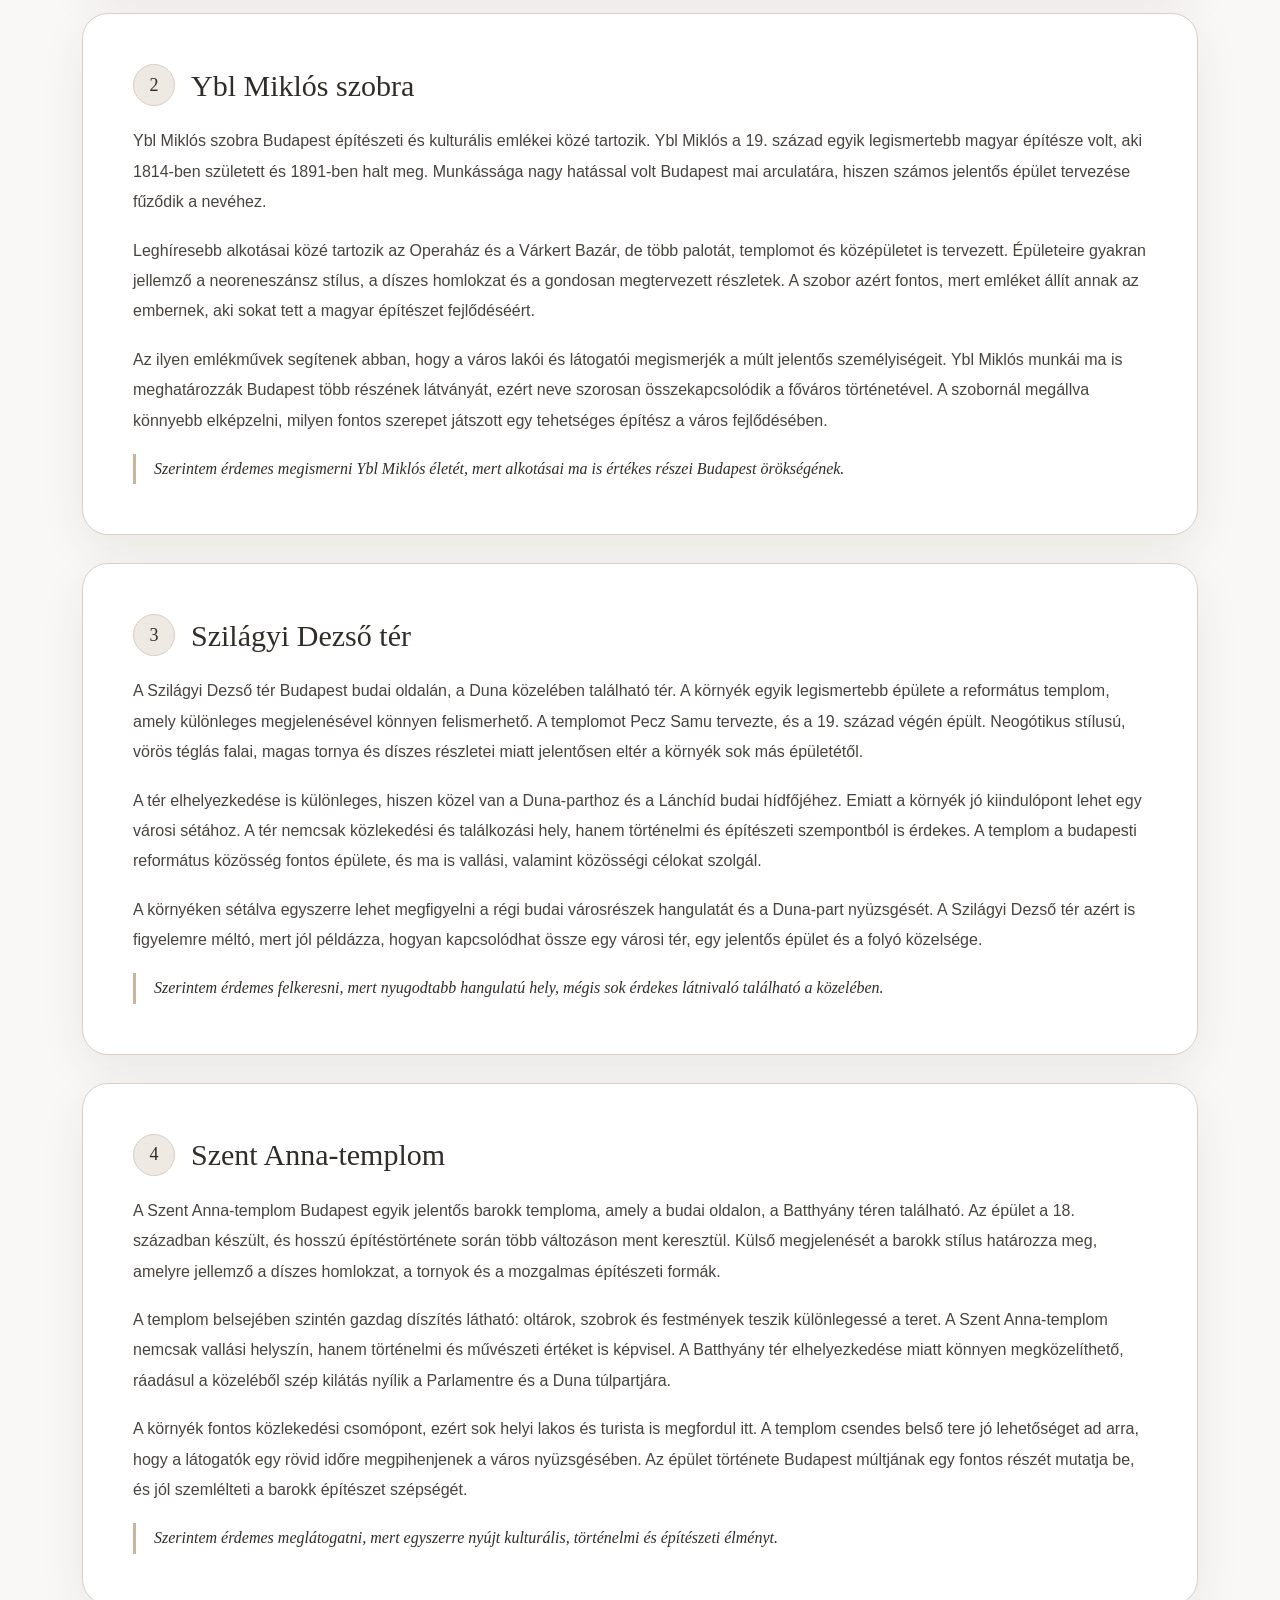
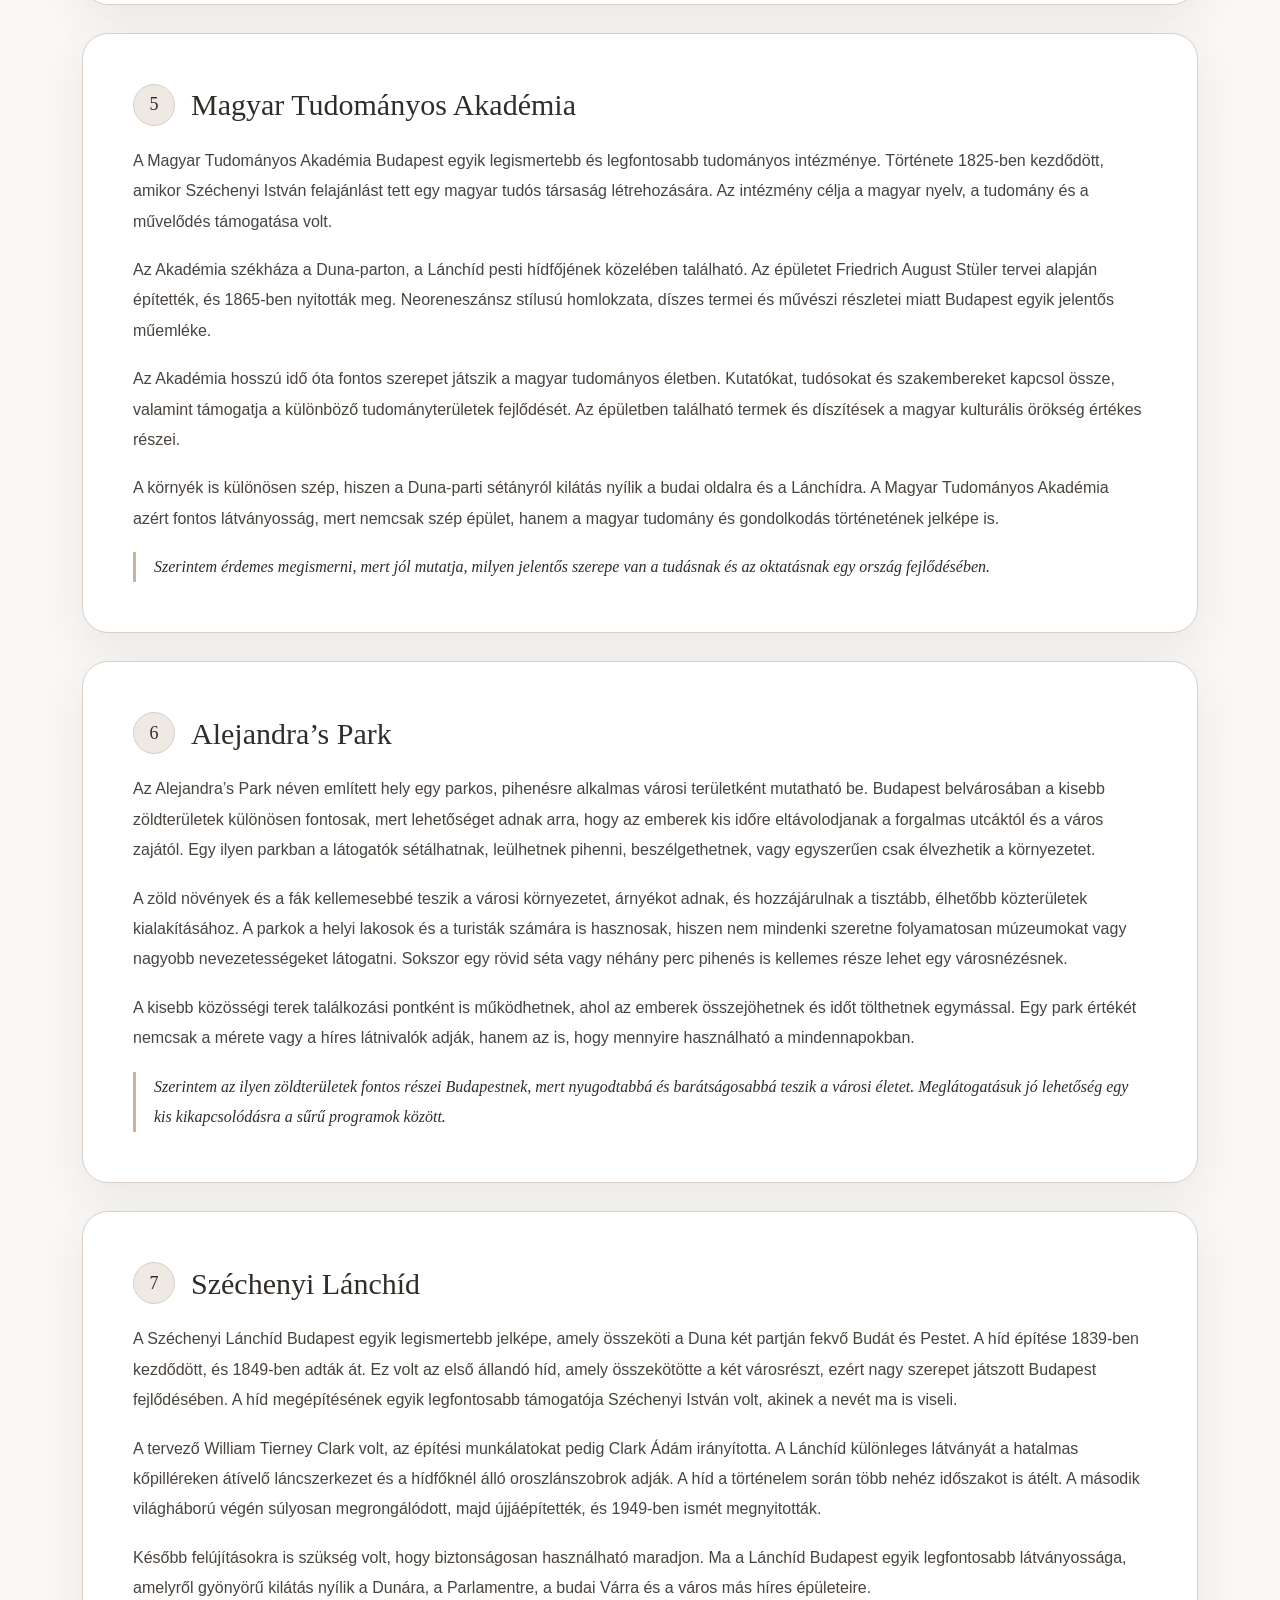
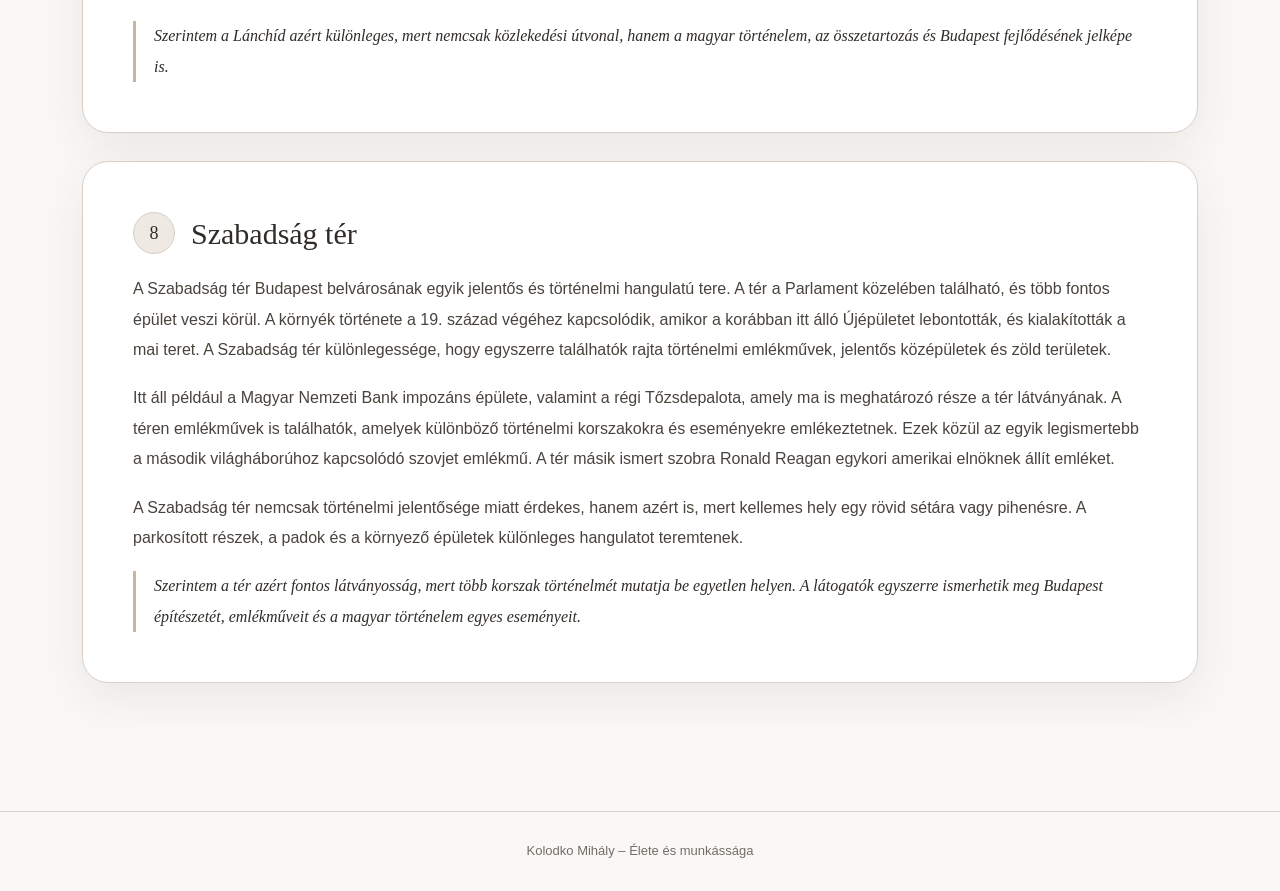
<file: Kolodko/szobrok-nevezetessegek.html>
<!DOCTYPE html>
<html lang="hu">
<head>
  <meta charset="UTF-8">
  <meta name="viewport" content="width=device-width, initial-scale=1">
  <title>Szobrok és nevezetességek</title>
  <link href="https://cdn.jsdelivr.net/npm/bootstrap@5.3.3/dist/css/bootstrap.min.css" rel="stylesheet">
  <link href="css/style.css" rel="stylesheet">
  <!-- Mentett nyelv betöltése még a megjelenés előtt (ne villanjon fel a magyar szöveg) -->
  <script>
    try { if (localStorage.getItem('nyelv') === 'en') document.documentElement.classList.add('en'); } catch (e) {}
  </script>
</head>
<body data-title-hu="Szobrok és nevezetességek" data-title-en="Sculptures and Landmarks">

  <nav class="site-nav navbar">
    <div class="container-fluid px-4 px-md-5 d-flex align-items-center justify-content-between flex-wrap gap-2">
      <a class="logo" href="index.html">KOLODKO MIHÁLY</a>
      <div class="nav-right d-flex align-items-center flex-wrap">
        <a href="index.html">
          <span class="lang-hu">Főoldal</span>
          <span class="lang-en">Home</span>
        </a>
        <a href="kolodko.html">
          <span class="lang-hu">Kolodko Mihály</span>
          <span class="lang-en">Mihály Kolodko</span>
        </a>
        <a href="szobrok-nevezetessegek.html" class="active" aria-current="page">
          <span class="lang-hu">Szobrok és nevezetességek</span>
          <span class="lang-en">Sculptures and Landmarks</span>
        </a>
        <a href="utvonal.html" class="active" aria-current="page">
          <span class="lang-hu">Útvonalterv</span>
          <span class="lang-en">Route Plan</span>
        </a>
        <button id="lang-toggle" class="lang-btn" type="button" aria-label="Nyelv / Language">EN</button>
      </div>
    </div>
  </nav>

  <!-- Fejléc -->
  <header class="hero" id="top">
    <div class="hero-inner">
      <h1>
        <span class="lang-hu">Szobrok és nevezetességek</span>
        <span class="lang-en">Sculptures and Landmarks</span>
      </h1>
      <p>
        <span class="lang-hu">Kolodko miniszobrai és Budapest látványosságai</span>
        <span class="lang-en">Kolodko’s miniature sculptures and the sights of Budapest</span>
      </p>
    </div>
  </header>

  <main class="container" id="about">

    <!-- Szobrok -->
    <section class="page-section" id="szobrok">
    <div class="intro">
      <h2>
        <span class="lang-hu">Kolodko szobrai</span>
        <span class="lang-en">Kolodko’s Sculptures</span>
      </h2>
    </div>
    <nav class="chips" aria-label="Szobrok / Sculptures"><a href="#szobor-1"><span class="lang-hu">Nincs kompót</span><span class="lang-en">No Compote</span></a><a href="#szobor-2"><span class="lang-hu">Főkukac (II.)</span><span class="lang-en">Főkukac (II.)</span></a><a href="#szobor-3"><span class="lang-hu">Piszkos Fred, a kapitány</span><span class="lang-en">Dirty Fred, the Captain</span></a><a href="#szobor-4"><span class="lang-hu">Libidó (Lufikutya csonttal)</span><span class="lang-en">Libido (Balloon Dog with a Bone)</span></a><a href="#szobor-5"><span class="lang-hu">Rubik-kocka (II.)</span><span class="lang-en">Rubik's Cube (II.)</span></a><a href="#szobor-6"><span class="lang-hu">Szomorú tank</span><span class="lang-en">Sad Tank</span></a><a href="#szobor-7"><span class="lang-hu">Balta</span><span class="lang-en">Axe</span></a><a href="#szobor-8"><span class="lang-hu">Pinocchio</span><span class="lang-en">Pinocchio</span></a></nav>

    <article class="item-card" id="szobor-1">
      <div class="item-head">
        <span class="item-num">1</span>
        <h3>
          <span class="lang-hu">Nincs kompót</span>
          <span class="lang-en">No Compote</span>
        </h3>
      </div>
      <div class="lang-hu">
        <p>A Nincs kompót Kolodko Mihály egyik humoros, de egyben elgondolkodtató alkotása. A szobor egy orosz katonát ábrázol, aki egy kamrában rejtőzik. Az elnevezés az ismert magyar filmre, A tizedes meg a többiek című alkotásra utal, amelyben elhangzik a híres mondat: „Az oroszok már a spájzban vannak.” A szobor azonban nem kizárólag a filmre emlékeztet, hanem az orosz–ukrán háborúra is reflektál. Kolodko ezzel az alkotással megmutatja, hogy a humor segítségével komoly témákról is lehet beszélni.</p>
        <p class="opinion">Nekem azért tetszik, mert elsőre viccesnek tűnik, de ha jobban belegondolunk, sokkal komolyabb jelentése van.</p>
      </div>
      <div class="lang-en">
        <p>No Compote is one of Mihály Kolodko's humorous but also thought-provoking artworks. The statue depicts a Russian soldier hiding in a pantry. Its name refers to the famous Hungarian film <em>The Corporal and the Others</em>, in which the well-known sentence can be heard: "The Russians are already in the pantry." However, the statue does not only remind people of the film, but also refers to the Russian-Ukrainian war. With this artwork, Kolodko shows that serious topics can also be discussed through humour.</p>
        <p class="opinion">I like it because at first it seems funny, but when we think about it more deeply, it has a much more serious meaning.</p>
      </div>
    </article>
    <article class="item-card" id="szobor-2">
      <div class="item-head">
        <span class="item-num">2</span>
        <h3>
          <span class="lang-hu">Főkukac (II.)</span>
          <span class="lang-en">Főkukac (II.)</span>
        </h3>
      </div>
      <div class="lang-hu">
        <p>Főkukac a magyar rajzfilmek egyik legismertebb szereplője, akit Kolodko Mihály egy apró bronzszobor formájában örökített meg. A figura A nagy ho-ho-ho horgász című rajzfilmsorozatból lehet ismerős. A szobor a budapesti Duna-parton található, és egy horgászathoz kapcsolódó karaktert ábrázol.</p>
        <p>Különösen érdekes, hogy egy ilyen egyszerű, kedves figura is helyet kaphat a köztéri művészetben. Sokan gyerekkorukból ismerik a rajzfilmet, ezért a szobor kellemes emlékeket idézhet fel bennük.</p>
        <p class="opinion">Szerintem ez az egyik legaranyosabb Kolodko-alkotás, mert nem akar túl komoly lenni, egyszerűen csak mosolyt csal az emberek arcára. Ráadásul a Duna-parti környezet is jól illik hozzá.</p>
      </div>
      <div class="lang-en">
        <p>Főkukac is one of the best-known characters in Hungarian cartoons, brought to life by Mihály Kolodko in the form of a small bronze statue. The character may be familiar from the Hungarian cartoon series <em>The Great Ho-Ho-Ho Fisherman</em>. The statue is located on the Danube riverbank in Budapest and represents a character connected to fishing.</p>
        <p>It is especially interesting that such a simple and friendly figure can also have a place in public art. Many people remember the cartoon from their childhood, so the statue can bring back pleasant memories.</p>
        <p class="opinion">In my opinion, this is one of Kolodko's cutest artworks because it does not try to be too serious. It simply brings a smile to people's faces. The location along the Danube also suits the character very well.</p>
      </div>
    </article>
    <article class="item-card" id="szobor-3">
      <div class="item-head">
        <span class="item-num">3</span>
        <h3>
          <span class="lang-hu">Piszkos Fred, a kapitány</span>
          <span class="lang-en">Dirty Fred, the Captain</span>
        </h3>
      </div>
      <div class="lang-hu">
        <p>Piszkos Fred, a kapitány Rejtő Jenő egyik legismertebb regényfigurája. A különös külsejű kapitány kalandos történeteivel és sajátos humorával vált népszerűvé. Kolodko Mihály ezt a karaktert is megörökítette egy miniatűr szoborban, így az irodalmi szereplő a könyvek lapjai közül a budapesti utcákra került.</p>
        <p>Rejtő Jenő műveinek egyik legnagyobb erőssége, hogy még a legfurcsább helyzeteket is képes humorosan bemutatni. Piszkos Fred tökéletesen illik ebbe a világba, hiszen nem egy hagyományos hős, hanem egy különc, sokszor kiszámíthatatlan figura. A szobor azért is érdekes, mert nem egy történelmi személyt vagy híres épületet jelenít meg, hanem egy kitalált karaktert.</p>
        <p class="opinion">Szerintem ezzel Kolodko egy kicsit az olvasás és a magyar irodalom szeretetére is felhívja a figyelmet.</p>
      </div>
      <div class="lang-en">
        <p>Dirty Fred, the Captain is one of the best-known fictional characters created by Jenő Rejtő. The unusual-looking captain became popular because of his adventurous stories and distinctive sense of humour. Mihály Kolodko also immortalised this character in a miniature statue, bringing the literary figure from the pages of books into the streets of Budapest.</p>
        <p>One of the greatest strengths of Jenő Rejtő's works is that even the strangest situations are presented in a humorous way. Dirty Fred fits perfectly into this world because he is not a traditional hero, but rather an eccentric and often unpredictable character. The statue is also interesting because it does not represent a historical person or a famous building, but a fictional character.</p>
        <p class="opinion">I think that through this artwork, Kolodko also draws attention to the love of reading and Hungarian literature.</p>
      </div>
    </article>
    <article class="item-card" id="szobor-4">
      <div class="item-head">
        <span class="item-num">4</span>
        <h3>
          <span class="lang-hu">Libidó (Lufikutya csonttal)</span>
          <span class="lang-en">Libido (Balloon Dog with a Bone)</span>
        </h3>
      </div>
      <div class="lang-hu">
        <p>A Libidó egy lufikutya formájú miniszobor, amely egy csontot tart a szájában. Első pillantásra olyan, mintha egy rendezvényen hajtogatott lufiból készült volna, valójában azonban fémből alkotott szobor. A mű különlegessége, hogy egy egyszerű, játékos ötletből készít műalkotást.</p>
        <p>Megjelenése Jeff Koons amerikai művész híres Balloon Dog című alkotását is eszünkbe juttathatja. A neve szintén érdekes, hiszen a „libidó” szó általában az emberi vágyakkal kapcsolatos, ami még humorosabbá teszi az elnevezést. Kolodko Mihály sok más alkotásához hasonlóan itt sem a hagyományos szobrászati megoldásokat követi.</p>
        <p class="opinion">Szerintem ez a mű azért jó példa a kreativitásra, mert megmutatja, hogy egy hétköznapi tárgy is lehet művészet, ha valaki más szemszögből közelíti meg.</p>
      </div>
      <div class="lang-en">
        <p>Libido is a miniature statue in the shape of a balloon dog holding a bone in its mouth. At first glance, it looks as if it were made from an ordinary balloon twisted at an event, but it is actually a metal sculpture. What makes the artwork special is that it turns a simple, playful idea into a work of art.</p>
        <p>Its appearance may also remind us of the famous artwork <em>Balloon Dog</em> by American artist Jeff Koons. The name is also interesting, as the word "libido" is generally associated with human desires, which makes the title even more humorous. Like many of Kolodko Mihály's other works, this sculpture does not follow traditional sculptural methods.</p>
        <p class="opinion">I think this artwork is a good example of creativity because it shows that even an everyday object can become art if someone looks at it from a different perspective.</p>
      </div>
    </article>
    <article class="item-card" id="szobor-5">
      <div class="item-head">
        <span class="item-num">5</span>
        <h3>
          <span class="lang-hu">Rubik-kocka (II.)</span>
          <span class="lang-en">Rubik's Cube (II.)</span>
        </h3>
      </div>
      <div class="lang-hu">
        <p>A Rubik-kocka Magyarország egyik legismertebb találmánya, ezért nem meglepő, hogy Kolodko Mihály is készített róla egy miniszobrot. A játékot Rubik Ernő alkotta meg 1974-ben, és azóta világszerte rengetegen próbálják kirakni. A szobor egy Rubik-kockát ábrázol, amely mintha éppen legurulna valahonnan.</p>
        <p>Ez az apró részlet teszi mozgalmassá az alkotást. A kocka elsőre egyszerű játéknak tűnik, de a megoldása logikus gondolkodást és sok gyakorlást igényel. A találmány mára a magyar kreativitás egyik jelképe lett.</p>
        <p class="opinion">Nekem azért tetszik ez a szobor, mert nemcsak egy játékot ábrázol, hanem egy olyan magyar találmányra emlékeztet, amelyet szinte az egész világ ismer.</p>
      </div>
      <div class="lang-en">
        <p>The Rubik's Cube is one of Hungary's best-known inventions, so it is not surprising that Mihály Kolodko also created a miniature statue of it. The puzzle was invented by Ernő Rubik in 1974, and since then, countless people around the world have tried to solve it. The statue shows a Rubik's Cube that looks as if it is just about to roll away.</p>
        <p>This small detail makes the artwork look more dynamic. At first, the cube seems like a simple toy, but solving it requires logical thinking and a lot of practice. Today, the invention has become one of the symbols of Hungarian creativity.</p>
        <p class="opinion">I like this statue because it does not simply represent a toy, but reminds us of a Hungarian invention that is known almost all over the world.</p>
      </div>
    </article>
    <article class="item-card" id="szobor-6">
      <div class="item-head">
        <span class="item-num">6</span>
        <h3>
          <span class="lang-hu">Szomorú tank</span>
          <span class="lang-en">Sad Tank</span>
        </h3>
      </div>
      <div class="lang-hu">
        <p>A Szomorú tank Kolodko Mihály egyik komolyabb mondanivalójú alkotása. A kis harckocsi különlegessége, hogy a lövegcsöve lefelé néz, mintha szomorú lenne. Az oldalán a „Ruszkik haza!” felirat olvasható, amely az 1956-os magyar forradalomhoz kapcsolódik.</p>
        <p>A tank a háborút és a katonai megszállást idézi fel, de a lefelé hajló cső inkább a béke iránti vágyat jelképezheti. Az alkotás azért is érdekes, mert egy olyan történelmi eseményre emlékeztet, amely Magyarország múltjának fontos része. Bár a szobor alig néhány centiméteres, a jelentése sokkal nagyobb, mint amekkorának elsőre látszik.</p>
        <p class="opinion">Szerintem ez jól mutatja Kolodko művészetének egyik legfontosabb tulajdonságát: a kis méret ellenére is képes komoly gondolatokat közvetíteni.</p>
      </div>
      <div class="lang-en">
        <p>The Sad Tank is one of Mihály Kolodko's artworks with a more serious message. The special feature of the small tank is that its cannon points downwards, making it look as if it were sad. The inscription "Russians, go home!" can be seen on its side, referring to the Hungarian Revolution of 1956.</p>
        <p>The tank represents war and military occupation, but its lowered cannon may symbolise the desire for peace. The artwork is interesting because it reminds us of an important historical event in Hungary's past. Although the statue is only a few centimetres tall, its meaning is much greater than its size might suggest.</p>
        <p class="opinion">I think this shows one of the most important characteristics of Kolodko's art: even his smallest works can communicate serious ideas.</p>
      </div>
    </article>
    <article class="item-card" id="szobor-7">
      <div class="item-head">
        <span class="item-num">7</span>
        <h3>
          <span class="lang-hu">Balta</span>
          <span class="lang-en">Axe</span>
        </h3>
      </div>
      <div class="lang-hu">
        <p>A Balta Kolodko Mihály egyik legérdekesebb történetű miniszobra. Egy apró baltát ábrázol, amely egy elegáns párnán fekszik. Elsőre talán nem is érti az ember, hogy miért került egy ilyen hétköznapi tárgy a város közepére. A történet egy korábbi Kolodko-szoborhoz, az Usánkához kapcsolódik.</p>
        <p>Az eredeti alkotást valaki eltávolította a helyéről, majd a Dunába dobta. A művész erre az eseményre reagált a baltával, amely az usánka korábbi helyére került. Így a Balta tulajdonképpen egyfajta művészi válasz lett a rongálásra.</p>
        <p class="opinion">Nekem azért tetszik ez az ötlet, mert Kolodko nem egyszerűen újabb szobrot készített, hanem a történteket is beépítette a művészetébe. Ez jól mutatja, hogy az alkotásai gyakran a körülöttünk zajló eseményekre is reagálnak.</p>
      </div>
      <div class="lang-en">
        <p>The Axe is one of Mihály Kolodko's miniature statues with the most interesting background stories. It depicts a small axe resting on an elegant cushion. At first, people might not understand why such an everyday object has been placed in the middle of the city. The story is connected to one of Kolodko's earlier statues, the Ushanka.</p>
        <p>The original artwork was removed from its location by someone and thrown into the Danube. The artist responded to this incident by creating the axe, which was placed where the Ushanka had previously stood. In this way, the Axe became a kind of artistic response to the vandalism.</p>
        <p class="opinion">I like this idea because Kolodko did not simply create another statue, but turned the incident itself into part of his art. This shows that his works often respond to events happening around us.</p>
      </div>
    </article>
    <article class="item-card" id="szobor-8">
      <div class="item-head">
        <span class="item-num">8</span>
        <h3>
          <span class="lang-hu">Pinocchio</span>
          <span class="lang-en">Pinocchio</span>
        </h3>
      </div>
      <div class="lang-hu">
        <p>Pinocchio egy világhírű mesefigura, akit Carlo Collodi olasz író történetéből ismerhetünk. A fabábu legismertebb tulajdonsága, hogy minden alkalommal megnő az orra, amikor hazudik. Kolodko Mihály ezt a karaktert is megjelenítette egy apró köztéri szoborban.</p>
        <p>A történet eredetileg gyerekeknek szól, de fontos tanulságokat tartalmaz az őszinteségről és a felelősségvállalásról is. Pinocchio a mese során sok hibát követ el, de idővel megtanulja, hogyan kell helyesen viselkedni. A figura azért vált ennyire ismertté, mert a története egyszerűen érthető, mégis minden korosztály számára tartogat mondanivalót.</p>
        <p class="opinion">Szerintem jó választás volt Kolodko részéről, hiszen Pinocchio egy olyan karakter, akit szinte mindenki felismer, és akiről mindenkinek eszébe jut valami a gyerekkorából.</p>
      </div>
      <div class="lang-en">
        <p>Pinocchio is a world-famous fairy-tale character from the story written by Italian author Carlo Collodi. The wooden puppet is best known for his nose growing every time he tells a lie. Mihály Kolodko also brought this character to life in the form of a small public statue.</p>
        <p>The story was originally written for children, but it also contains important lessons about honesty and taking responsibility. During the story, Pinocchio makes many mistakes, but eventually learns how to behave properly. The character became so famous because his story is easy to understand, yet it has a message for people of all ages.</p>
        <p class="opinion">I think Pinocchio was a good choice for Kolodko because he is a character that almost everyone recognises and who reminds many people of their childhood.</p>
      </div>
    </article>
    </section>

    <section class="page-section" id="nevezetessegek">
    <div class="intro">
      <h2>
        <span class="lang-hu">Budapest nevezetességei</span>
        <span class="lang-en">Landmarks of Budapest</span>
      </h2>
    </div>
    <nav class="chips" aria-label="Nevezetességek / Landmarks"><a href="#hely-1"><span class="lang-hu">Várkert Bazár</span><span class="lang-en">Várkert Bazár</span></a><a href="#hely-2"><span class="lang-hu">Ybl Miklós szobra</span><span class="lang-en">Statue of Miklós Ybl</span></a><a href="#hely-3"><span class="lang-hu">Szilágyi Dezső tér</span><span class="lang-en">Szilágyi Dezső Square</span></a><a href="#hely-4"><span class="lang-hu">Szent Anna-templom</span><span class="lang-en">Saint Anne’s Church</span></a><a href="#hely-5"><span class="lang-hu">Magyar Tudományos Akadémia</span><span class="lang-en">Hungarian Academy of Sciences</span></a><a href="#hely-6"><span class="lang-hu">Alejandra’s Park</span><span class="lang-en">Alejandra’s Park</span></a><a href="#hely-7"><span class="lang-hu">Széchenyi Lánchíd</span><span class="lang-en">Széchenyi Chain Bridge</span></a><a href="#hely-8"><span class="lang-hu">Szabadság tér</span><span class="lang-en">Liberty Square</span></a></nav>

    <article class="item-card" id="hely-1">
      <div class="item-head">
        <span class="item-num">1</span>
        <h3>
          <span class="lang-hu">Várkert Bazár</span>
          <span class="lang-en">Várkert Bazár</span>
        </h3>
      </div>
      <div class="lang-hu">
        <p>A Várkert Bazár Budapest egyik különleges és látványos épületegyüttese, amely a budai Várhegy lábánál, közvetlenül a Duna partján található. Az épületet Ybl Miklós tervei alapján építették a 19. században, és 1883-ban adták át. A neoreneszánsz stílusú épületegyüttes eredetileg üzleteknek, műtermeknek és különböző kulturális céloknak adott helyet.</p>
        <p>A Várkert Bazár különlegessége, hogy egyszerre kapcsolódik a budai Vár történelmi környezetéhez és a Duna-part látványához. Az épületet az idők során többször felújították, mert állapota jelentősen leromlott. A nagyobb rekonstrukció után ismét régi szépségében látogatható.</p>
        <p>Ma kiállításokat, koncerteket, rendezvényeket és más kulturális programokat tartanak itt. A kertjei és lépcsősorai kellemes sétálási lehetőséget biztosítanak, miközben szép kilátás nyílik a Dunára és Pest városrészére. A Várkert Bazár nemcsak egy történelmi műemlék, hanem Budapest egyik fontos kulturális találkozóhelye is.</p>
        <p class="opinion">Szerintem azért érdemes meglátogatni, mert az építészet, a történelem és a modern kulturális élet egyszerre jelenik meg benne.</p>
      </div>
      <div class="lang-en">
        <p>The Várkert Bazár is one of the most beautiful and interesting architectural complexes in Budapest. It is located at the foot of Castle Hill, next to the Danube River, on the Buda side of the city. The building was designed by the famous Hungarian architect Miklós Ybl and opened in 1883.</p>
        <p>It was built in Neo-Renaissance style, which can be seen in its decorative details, elegant arches and carefully designed façades. Originally, the complex contained shops, artists’ studios and spaces for cultural activities. Over the years, the building became damaged and needed major restoration.</p>
        <p>After a large renovation project, it was reopened and became an important cultural centre again. Today, visitors can enjoy exhibitions, concerts, festivals and other events there. The gardens, terraces and stairways make the area a pleasant place for walking and relaxing.</p>
        <p>The location also offers beautiful views of the Danube and the buildings on the Pest side. The Várkert Bazár is interesting because it connects the history of Budapest with modern cultural life. It is not only an impressive monument but also a popular meeting place.</p>
        <p class="opinion">In my opinion, it is worth visiting because people can admire its architecture, learn about its past and enjoy the atmosphere of the riverbank.</p>
      </div>
    </article>
    <article class="item-card" id="hely-2">
      <div class="item-head">
        <span class="item-num">2</span>
        <h3>
          <span class="lang-hu">Ybl Miklós szobra</span>
          <span class="lang-en">Statue of Miklós Ybl</span>
        </h3>
      </div>
      <div class="lang-hu">
        <p>Ybl Miklós szobra Budapest építészeti és kulturális emlékei közé tartozik. Ybl Miklós a 19. század egyik legismertebb magyar építésze volt, aki 1814-ben született és 1891-ben halt meg. Munkássága nagy hatással volt Budapest mai arculatára, hiszen számos jelentős épület tervezése fűződik a nevéhez.</p>
        <p>Leghíresebb alkotásai közé tartozik az Operaház és a Várkert Bazár, de több palotát, templomot és középületet is tervezett. Épületeire gyakran jellemző a neoreneszánsz stílus, a díszes homlokzat és a gondosan megtervezett részletek. A szobor azért fontos, mert emléket állít annak az embernek, aki sokat tett a magyar építészet fejlődéséért.</p>
        <p>Az ilyen emlékművek segítenek abban, hogy a város lakói és látogatói megismerjék a múlt jelentős személyiségeit. Ybl Miklós munkái ma is meghatározzák Budapest több részének látványát, ezért neve szorosan összekapcsolódik a főváros történetével. A szobornál megállva könnyebb elképzelni, milyen fontos szerepet játszott egy tehetséges építész a város fejlődésében.</p>
        <p class="opinion">Szerintem érdemes megismerni Ybl Miklós életét, mert alkotásai ma is értékes részei Budapest örökségének.</p>
      </div>
      <div class="lang-en">
        <p>The statue of Miklós Ybl commemorates one of the most important Hungarian architects of the nineteenth century. Miklós Ybl was born in 1814 and died in 1891. His work had a great influence on the appearance and development of Budapest.</p>
        <p>He designed many important buildings, including the Hungarian State Opera House and the Várkert Bazár. His architecture is often connected with the Neo-Renaissance style, which is known for its elegant proportions, decorative façades and carefully planned details. Ybl also designed palaces, churches and public buildings, so his influence can be seen in several parts of the capital.</p>
        <p>The statue reminds visitors that the beauty of a city is often created by talented people whose work lasts for generations. It also gives people an opportunity to learn about Hungarian cultural history. Many of Ybl’s buildings are still admired by residents and tourists today.</p>
        <p>They are important not only because of their appearance but also because they show the artistic ideas and technical knowledge of their period. When people see the statue, they can remember the architect behind some of Budapest’s best-known landmarks.</p>
        <p class="opinion">In my opinion, Miklós Ybl deserves to be remembered because his buildings have become an essential part of the city’s identity. His work shows how architecture can shape the character of a capital city.</p>
      </div>
    </article>
    <article class="item-card" id="hely-3">
      <div class="item-head">
        <span class="item-num">3</span>
        <h3>
          <span class="lang-hu">Szilágyi Dezső tér</span>
          <span class="lang-en">Szilágyi Dezső Square</span>
        </h3>
      </div>
      <div class="lang-hu">
        <p>A Szilágyi Dezső tér Budapest budai oldalán, a Duna közelében található tér. A környék egyik legismertebb épülete a református templom, amely különleges megjelenésével könnyen felismerhető. A templomot Pecz Samu tervezte, és a 19. század végén épült. Neogótikus stílusú, vörös téglás falai, magas tornya és díszes részletei miatt jelentősen eltér a környék sok más épületétől.</p>
        <p>A tér elhelyezkedése is különleges, hiszen közel van a Duna-parthoz és a Lánchíd budai hídfőjéhez. Emiatt a környék jó kiindulópont lehet egy városi sétához. A tér nemcsak közlekedési és találkozási hely, hanem történelmi és építészeti szempontból is érdekes. A templom a budapesti református közösség fontos épülete, és ma is vallási, valamint közösségi célokat szolgál.</p>
        <p>A környéken sétálva egyszerre lehet megfigyelni a régi budai városrészek hangulatát és a Duna-part nyüzsgését. A Szilágyi Dezső tér azért is figyelemre méltó, mert jól példázza, hogyan kapcsolódhat össze egy városi tér, egy jelentős épület és a folyó közelsége.</p>
        <p class="opinion">Szerintem érdemes felkeresni, mert nyugodtabb hangulatú hely, mégis sok érdekes látnivaló található a közelében.</p>
      </div>
      <div class="lang-en">
        <p>Szilágyi Dezső Square is situated on the Buda side of Budapest, close to the Danube River. One of its most famous landmarks is the Reformed Church, which is easy to recognise because of its unusual red-brick exterior and tall tower. The church was designed by Samu Pecz and built at the end of the nineteenth century. Its Neo-Gothic style includes pointed arches, decorative details and a distinctive roof.</p>
        <p>The square is also interesting because it is close to the riverbank and the Buda end of the Chain Bridge. This makes it a useful starting point for exploring the surrounding area on foot. The church is an important building for the local Reformed community and continues to serve religious and community purposes. Visitors can admire its architecture and learn more about the history of the neighbourhood.</p>
        <p>The square combines the atmosphere of historic Buda with the movement and activity of the Danube embankment. There are several other attractions within walking distance, so it can easily be included in a longer city walk.</p>
        <p class="opinion">In my opinion, Szilágyi Dezső Square is worth visiting because it offers a quieter atmosphere while still being close to some of Budapest’s best-known sights. The red-brick church makes the square especially memorable and gives this part of the city a distinctive character.</p>
      </div>
    </article>
    <article class="item-card" id="hely-4">
      <div class="item-head">
        <span class="item-num">4</span>
        <h3>
          <span class="lang-hu">Szent Anna-templom</span>
          <span class="lang-en">Saint Anne’s Church</span>
        </h3>
      </div>
      <div class="lang-hu">
        <p>A Szent Anna-templom Budapest egyik jelentős barokk temploma, amely a budai oldalon, a Batthyány téren található. Az épület a 18. században készült, és hosszú építéstörténete során több változáson ment keresztül. Külső megjelenését a barokk stílus határozza meg, amelyre jellemző a díszes homlokzat, a tornyok és a mozgalmas építészeti formák.</p>
        <p>A templom belsejében szintén gazdag díszítés látható: oltárok, szobrok és festmények teszik különlegessé a teret. A Szent Anna-templom nemcsak vallási helyszín, hanem történelmi és művészeti értéket is képvisel. A Batthyány tér elhelyezkedése miatt könnyen megközelíthető, ráadásul a közeléből szép kilátás nyílik a Parlamentre és a Duna túlpartjára.</p>
        <p>A környék fontos közlekedési csomópont, ezért sok helyi lakos és turista is megfordul itt. A templom csendes belső tere jó lehetőséget ad arra, hogy a látogatók egy rövid időre megpihenjenek a város nyüzsgésében. Az épület története Budapest múltjának egy fontos részét mutatja be, és jól szemlélteti a barokk építészet szépségét.</p>
        <p class="opinion">Szerintem érdemes meglátogatni, mert egyszerre nyújt kulturális, történelmi és építészeti élményt.</p>
      </div>
      <div class="lang-en">
        <p>Saint Anne’s Church is an important Baroque church in Budapest. It stands on Batthyány Square, on the Buda side of the Danube. The church was built during the eighteenth century, and its construction history included several stages and changes.</p>
        <p>Its exterior is known for its elegant Baroque design, decorative façade and towers. The interior is also impressive, with decorated altars, sculptures and paintings that create a rich and peaceful atmosphere. The church is not only a place of worship but also an important historical and artistic monument.</p>
        <p>Its location makes it easy to visit, because Batthyány Square is a major transport hub. The area is also famous for its beautiful view across the Danube towards the Hungarian Parliament Building. Many residents and tourists pass through the square every day, but the church offers a quieter place away from the busy streets.</p>
        <p>Visitors can step inside, admire the details and learn more about the religious and architectural history of Budapest. The building is a good example of how Baroque architecture influenced the city during the eighteenth century.</p>
        <p class="opinion">In my opinion, Saint Anne’s Church is worth visiting because it combines history, art and a peaceful atmosphere. It is also a great stop during a walk along the Buda riverbank.</p>
      </div>
    </article>
    <article class="item-card" id="hely-5">
      <div class="item-head">
        <span class="item-num">5</span>
        <h3>
          <span class="lang-hu">Magyar Tudományos Akadémia</span>
          <span class="lang-en">Hungarian Academy of Sciences</span>
        </h3>
      </div>
      <div class="lang-hu">
        <p>A Magyar Tudományos Akadémia Budapest egyik legismertebb és legfontosabb tudományos intézménye. Története 1825-ben kezdődött, amikor Széchenyi István felajánlást tett egy magyar tudós társaság létrehozására. Az intézmény célja a magyar nyelv, a tudomány és a művelődés támogatása volt.</p>
        <p>Az Akadémia székháza a Duna-parton, a Lánchíd pesti hídfőjének közelében található. Az épületet Friedrich August Stüler tervei alapján építették, és 1865-ben nyitották meg. Neoreneszánsz stílusú homlokzata, díszes termei és művészi részletei miatt Budapest egyik jelentős műemléke.</p>
        <p>Az Akadémia hosszú idő óta fontos szerepet játszik a magyar tudományos életben. Kutatókat, tudósokat és szakembereket kapcsol össze, valamint támogatja a különböző tudományterületek fejlődését. Az épületben található termek és díszítések a magyar kulturális örökség értékes részei.</p>
        <p>A környék is különösen szép, hiszen a Duna-parti sétányról kilátás nyílik a budai oldalra és a Lánchídra. A Magyar Tudományos Akadémia azért fontos látványosság, mert nemcsak szép épület, hanem a magyar tudomány és gondolkodás történetének jelképe is.</p>
        <p class="opinion">Szerintem érdemes megismerni, mert jól mutatja, milyen jelentős szerepe van a tudásnak és az oktatásnak egy ország fejlődésében.</p>
      </div>
      <div class="lang-en">
        <p>The Hungarian Academy of Sciences is one of the most important scientific institutions in Budapest and in Hungary. Its history began in 1825, when Count István Széchenyi offered money to support the creation of a Hungarian learned society. The aim was to encourage the Hungarian language, science, education and culture.</p>
        <p>The Academy’s impressive headquarters is located on the Pest side of the Danube, close to the Pest end of the Chain Bridge. The building was designed by Friedrich August Stüler and opened in 1865. Its Neo-Renaissance style, decorated halls and detailed façade make it an important architectural landmark.</p>
        <p>For many generations, the Academy has supported scientific research and brought together researchers and experts from different fields. It has played an important role in the development of Hungarian science and education. The interior of the building also contains valuable artistic and historical details.</p>
        <p>The location is especially attractive because visitors can enjoy views of the Danube, the Buda hills and the Chain Bridge. The Academy is more than a beautiful historic building: it represents the importance of knowledge, learning and scientific progress in Hungarian society.</p>
        <p class="opinion">In my opinion, it is worth learning about because its history shows how one person’s support helped create an institution that has influenced the country for many years. It is an important part of Budapest’s cultural and intellectual heritage.</p>
      </div>
    </article>
    <article class="item-card" id="hely-6">
      <div class="item-head">
        <span class="item-num">6</span>
        <h3>
          <span class="lang-hu">Alejandra’s Park</span>
          <span class="lang-en">Alejandra’s Park</span>
        </h3>
      </div>
      <div class="lang-hu">
        <p>Az Alejandra’s Park néven említett hely egy parkos, pihenésre alkalmas városi területként mutatható be. Budapest belvárosában a kisebb zöldterületek különösen fontosak, mert lehetőséget adnak arra, hogy az emberek kis időre eltávolodjanak a forgalmas utcáktól és a város zajától. Egy ilyen parkban a látogatók sétálhatnak, leülhetnek pihenni, beszélgethetnek, vagy egyszerűen csak élvezhetik a környezetet.</p>
        <p>A zöld növények és a fák kellemesebbé teszik a városi környezetet, árnyékot adnak, és hozzájárulnak a tisztább, élhetőbb közterületek kialakításához. A parkok a helyi lakosok és a turisták számára is hasznosak, hiszen nem mindenki szeretne folyamatosan múzeumokat vagy nagyobb nevezetességeket látogatni. Sokszor egy rövid séta vagy néhány perc pihenés is kellemes része lehet egy városnézésnek.</p>
        <p>A kisebb közösségi terek találkozási pontként is működhetnek, ahol az emberek összejöhetnek és időt tölthetnek egymással. Egy park értékét nemcsak a mérete vagy a híres látnivalók adják, hanem az is, hogy mennyire használható a mindennapokban.</p>
        <p class="opinion">Szerintem az ilyen zöldterületek fontos részei Budapestnek, mert nyugodtabbá és barátságosabbá teszik a városi életet. Meglátogatásuk jó lehetőség egy kis kikapcsolódásra a sűrű programok között.</p>
      </div>
      <div class="lang-en">
        <p>Alejandra’s Park can be described as an urban green space where people can take a break from the busy streets of Budapest. Small parks and green areas are important in a large city because they provide places to relax, walk and spend time outdoors. Visitors can sit on a bench, talk with friends, read a book or simply enjoy the plants and trees around them. Green spaces make the urban environment more pleasant and can provide shade on warm days.</p>
        <p>They are useful for both local residents and tourists, because sightseeing can sometimes be tiring and people need a quiet place to rest. A park can also become a meeting point for people who live or work nearby. It gives the neighbourhood a friendlier atmosphere and offers a simple way to enjoy nature without leaving the city. Even a small green area can make a difference to the quality of urban life.</p>
        <p>Parks are not important only because of their size or famous attractions; they are also valuable because people can use them every day. They can provide space for short walks, conversations and peaceful moments.</p>
        <p class="opinion">In my opinion, Alejandra’s Park is worth including in a city visit as a place to slow down and take a break. It represents the importance of green public spaces in a modern city and reminds visitors that Budapest is not only about historic buildings and busy streets, but also about places where people can relax.</p>
      </div>
    </article>
    <article class="item-card" id="hely-7">
      <div class="item-head">
        <span class="item-num">7</span>
        <h3>
          <span class="lang-hu">Széchenyi Lánchíd</span>
          <span class="lang-en">Széchenyi Chain Bridge</span>
        </h3>
      </div>
      <div class="lang-hu">
        <p>A Széchenyi Lánchíd Budapest egyik legismertebb jelképe, amely összeköti a Duna két partján fekvő Budát és Pestet. A híd építése 1839-ben kezdődött, és 1849-ben adták át. Ez volt az első állandó híd, amely összekötötte a két városrészt, ezért nagy szerepet játszott Budapest fejlődésében. A híd megépítésének egyik legfontosabb támogatója Széchenyi István volt, akinek a nevét ma is viseli.</p>
        <p>A tervező William Tierney Clark volt, az építési munkálatokat pedig Clark Ádám irányította. A Lánchíd különleges látványát a hatalmas kőpilléreken átívelő láncszerkezet és a hídfőknél álló oroszlánszobrok adják. A híd a történelem során több nehéz időszakot is átélt. A második világháború végén súlyosan megrongálódott, majd újjáépítették, és 1949-ben ismét megnyitották.</p>
        <p>Később felújításokra is szükség volt, hogy biztonságosan használható maradjon. Ma a Lánchíd Budapest egyik legfontosabb látványossága, amelyről gyönyörű kilátás nyílik a Dunára, a Parlamentre, a budai Várra és a város más híres épületeire.</p>
        <p class="opinion">Szerintem a Lánchíd azért különleges, mert nemcsak közlekedési útvonal, hanem a magyar történelem, az összetartozás és Budapest fejlődésének jelképe is.</p>
      </div>
      <div class="lang-en">
        <p>The Széchenyi Chain Bridge is one of the most famous symbols of Budapest. It connects Buda and Pest across the Danube River and has played an important role in the development of the city. Construction began in 1839, and the bridge opened in 1849. It was the first permanent bridge connecting the two sides of the city, making travel and trade much easier.</p>
        <p>Count István Széchenyi was one of the most important supporters of the project, and the bridge was named after him. It was designed by the English engineer William Tierney Clark, while the construction work was supervised by Adam Clark. The bridge is famous for its large stone pillars, suspension chains and the stone lion statues at its entrances. It has also witnessed important historical events.</p>
        <p>At the end of the Second World War, the bridge was badly damaged, but it was rebuilt and reopened in 1949. Since then, it has been renovated to keep it safe and in good condition. Today, the Chain Bridge is one of the most popular sights in Budapest. Visitors can enjoy wonderful views of the Danube, the Parliament Building, Buda Castle and the surrounding city.</p>
        <p>It is also an important part of the city’s identity and appears in many photographs of the capital.</p>
        <p class="opinion">In my opinion, the Chain Bridge is special because it is not only a way to cross the river but also a symbol of connection, progress and Hungarian history.</p>
      </div>
    </article>
    <article class="item-card" id="hely-8">
      <div class="item-head">
        <span class="item-num">8</span>
        <h3>
          <span class="lang-hu">Szabadság tér</span>
          <span class="lang-en">Liberty Square</span>
        </h3>
      </div>
      <div class="lang-hu">
        <p>A Szabadság tér Budapest belvárosának egyik jelentős és történelmi hangulatú tere. A tér a Parlament közelében található, és több fontos épület veszi körül. A környék története a 19. század végéhez kapcsolódik, amikor a korábban itt álló Újépületet lebontották, és kialakították a mai teret. A Szabadság tér különlegessége, hogy egyszerre találhatók rajta történelmi emlékművek, jelentős középületek és zöld területek.</p>
        <p>Itt áll például a Magyar Nemzeti Bank impozáns épülete, valamint a régi Tőzsdepalota, amely ma is meghatározó része a tér látványának. A téren emlékművek is találhatók, amelyek különböző történelmi korszakokra és eseményekre emlékeztetnek. Ezek közül az egyik legismertebb a második világháborúhoz kapcsolódó szovjet emlékmű. A tér másik ismert szobra Ronald Reagan egykori amerikai elnöknek állít emléket.</p>
        <p>A Szabadság tér nemcsak történelmi jelentősége miatt érdekes, hanem azért is, mert kellemes hely egy rövid sétára vagy pihenésre. A parkosított részek, a padok és a környező épületek különleges hangulatot teremtenek.</p>
        <p class="opinion">Szerintem a tér azért fontos látványosság, mert több korszak történelmét mutatja be egyetlen helyen. A látogatók egyszerre ismerhetik meg Budapest építészetét, emlékműveit és a magyar történelem egyes eseményeit.</p>
      </div>
      <div class="lang-en">
        <p>Liberty Square is an important historic square in the centre of Budapest. It is located close to the Hungarian Parliament Building and is surrounded by several impressive buildings. The history of the square is connected with the late nineteenth century, when the large building known as the Újépület was demolished and the area was transformed into a public square.</p>
        <p>Today, Liberty Square is interesting because it combines monuments, important public buildings and green spaces. One of its best-known buildings is the headquarters of the Hungarian National Bank. The former Stock Exchange Palace is another impressive building that strongly influences the appearance of the square.</p>
        <p>There are also several monuments that represent different periods and events in history. One of the most well-known is the Soviet war memorial, which is connected with the Second World War. Another famous monument is the statue of former American president Ronald Reagan.</p>
        <p>The square is not only an important historical location but also a pleasant place for walking and relaxing. Its trees, benches and open spaces create a calm atmosphere in the middle of the busy city centre. Visitors can admire the architecture, look at the monuments and learn about different parts of Hungary’s past.</p>
        <p class="opinion">In my opinion, Liberty Square is worth visiting because it brings together history, politics and architecture in one place. It shows how public spaces can preserve memories while remaining useful parts of everyday city life.</p>
      </div>
    </article>
    </section>

  </main>
  <footer>
    <span class="lang-hu">Kolodko Mihály – Élete és munkássága</span>
    <span class="lang-en">Mihály Kolodko – His Life and Work</span>
  </footer>
  <script src="https://cdn.jsdelivr.net/npm/bootstrap@5.3.3/dist/js/bootstrap.bundle.min.js"></script>
  <script src="js/script.js"></script>
</body>
</html>
</file>
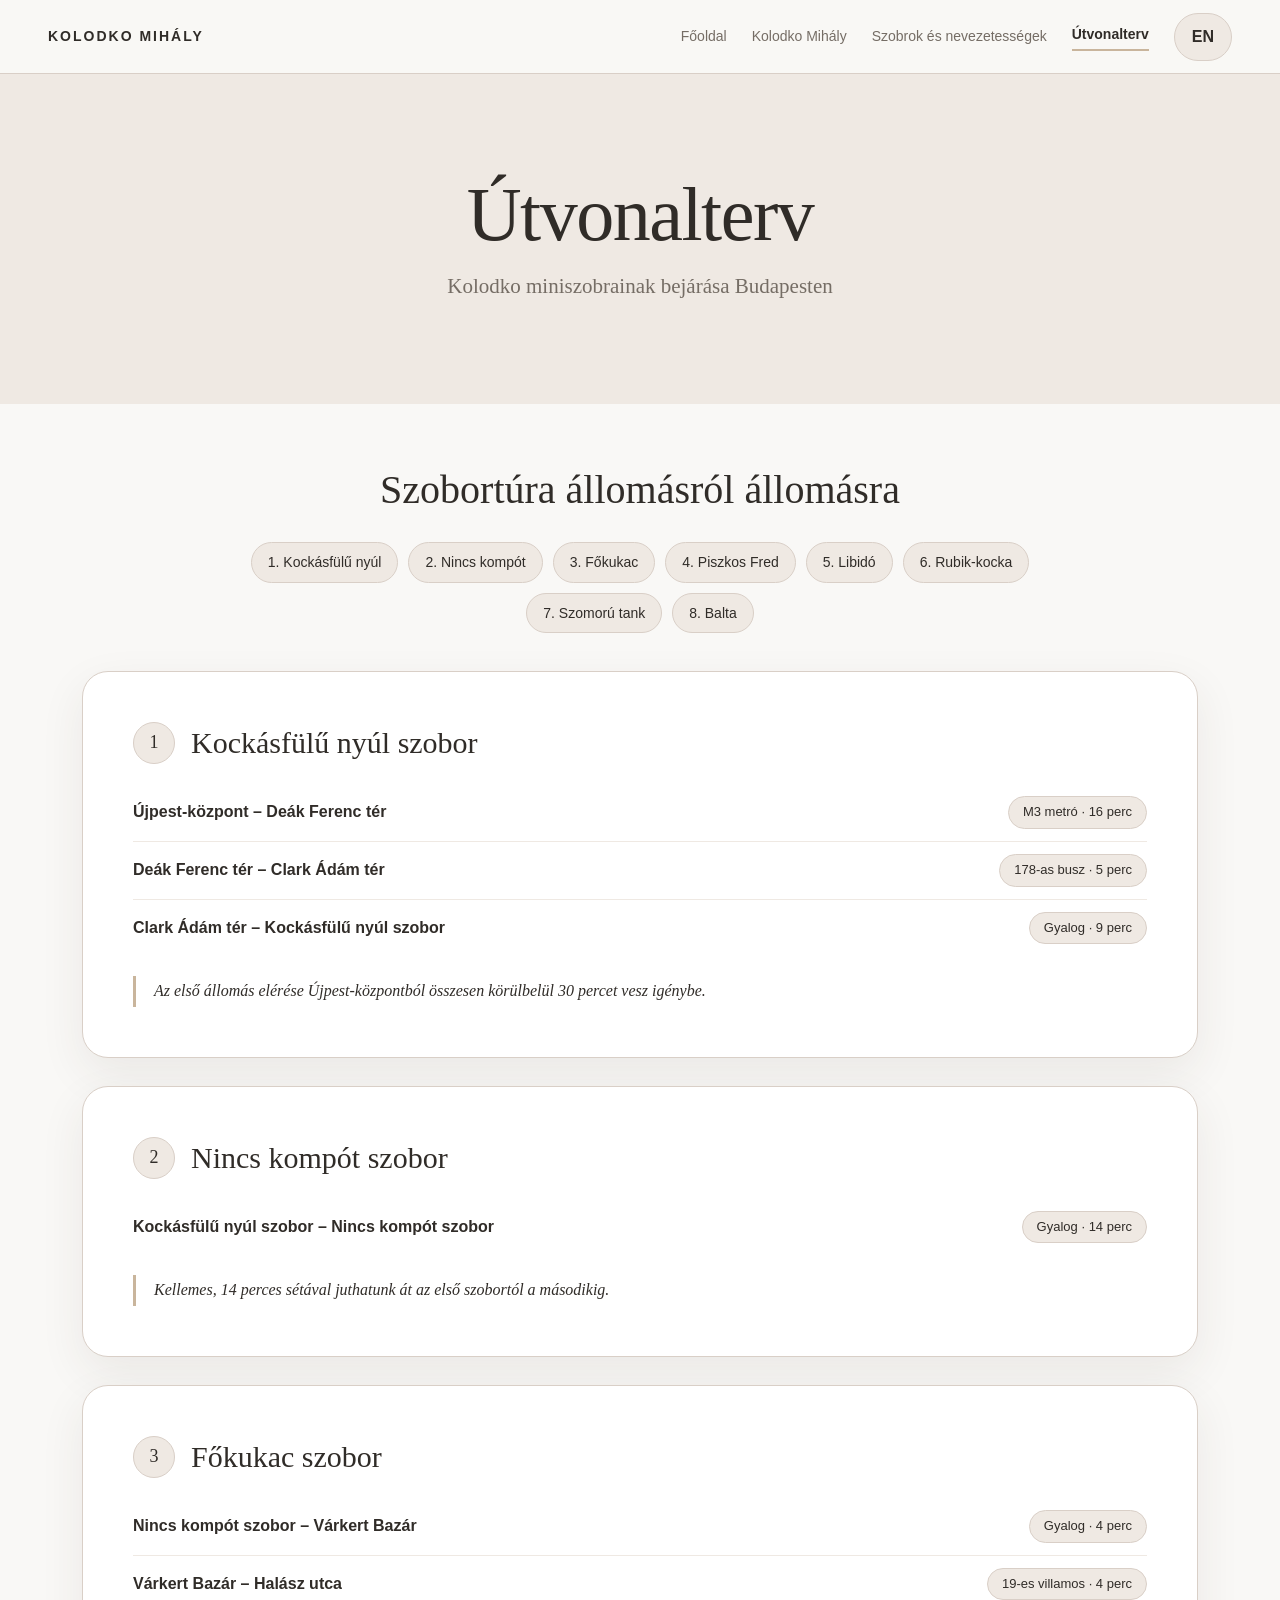
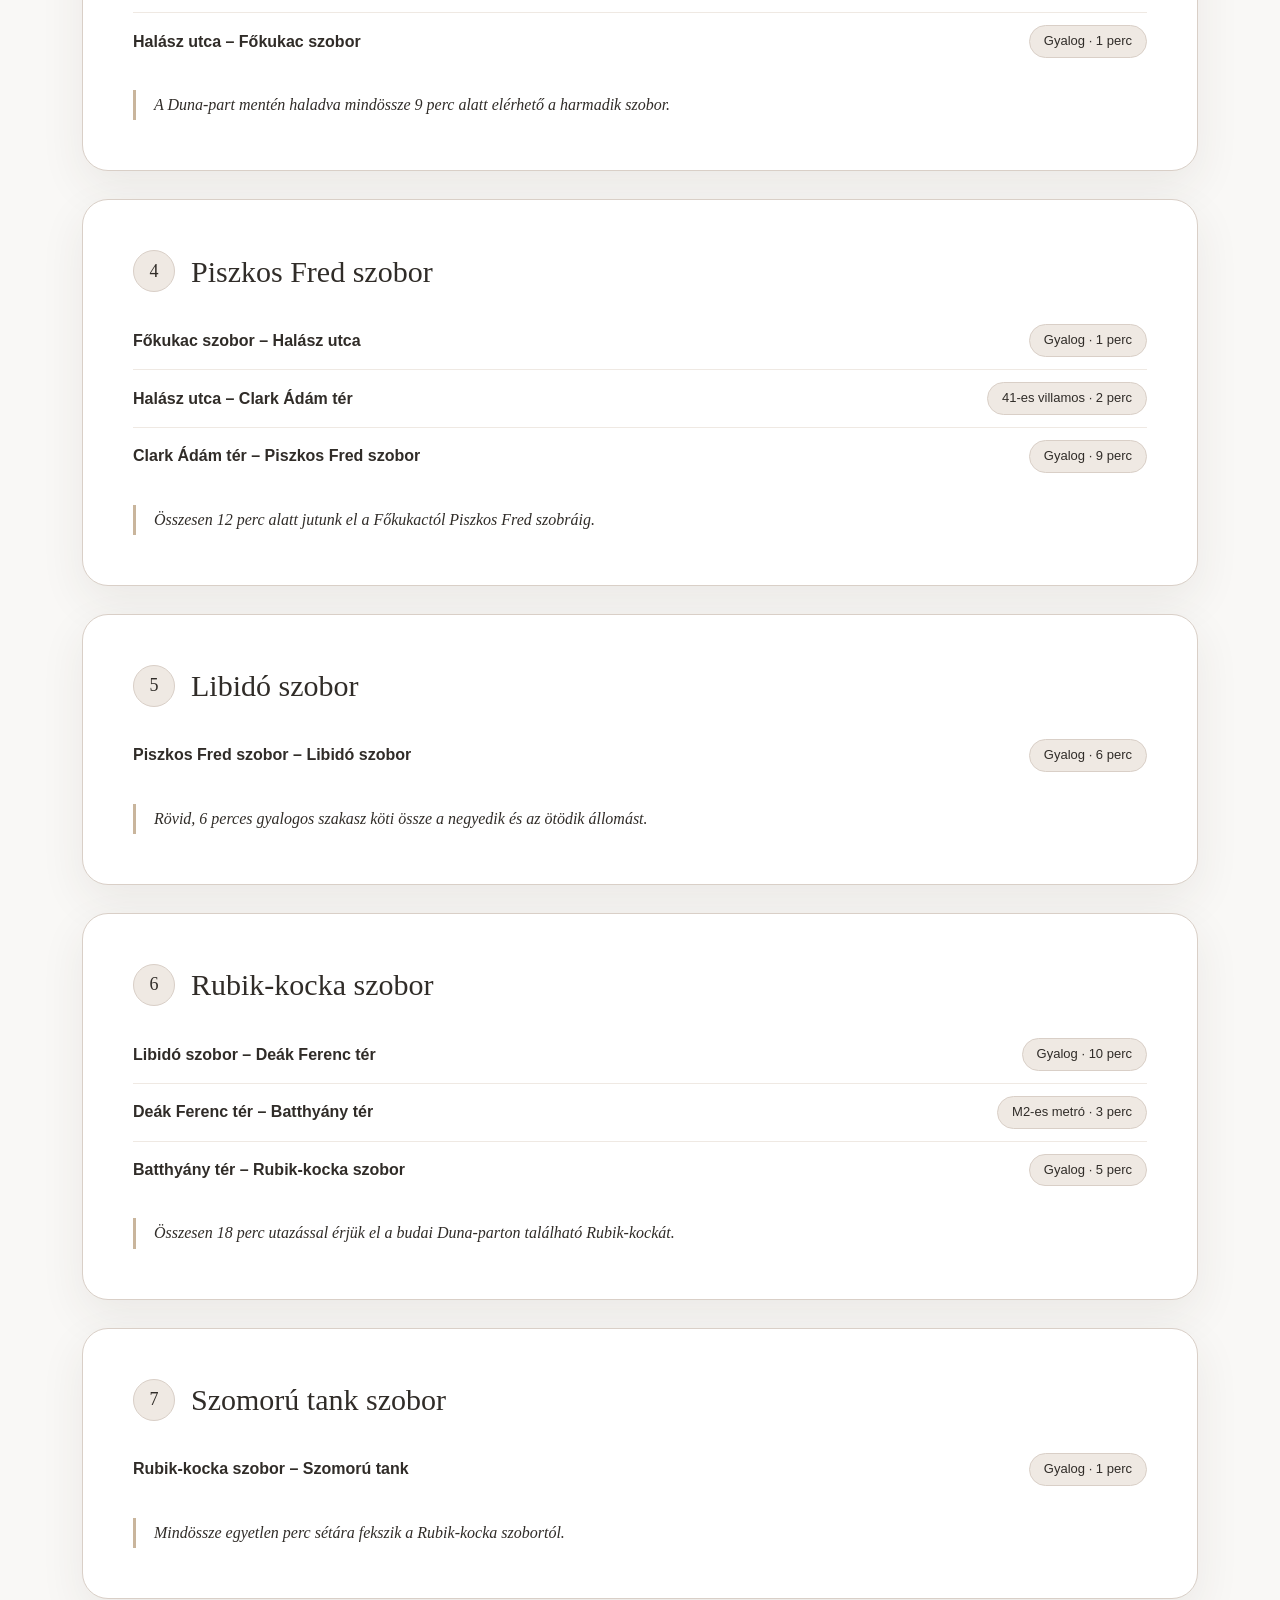
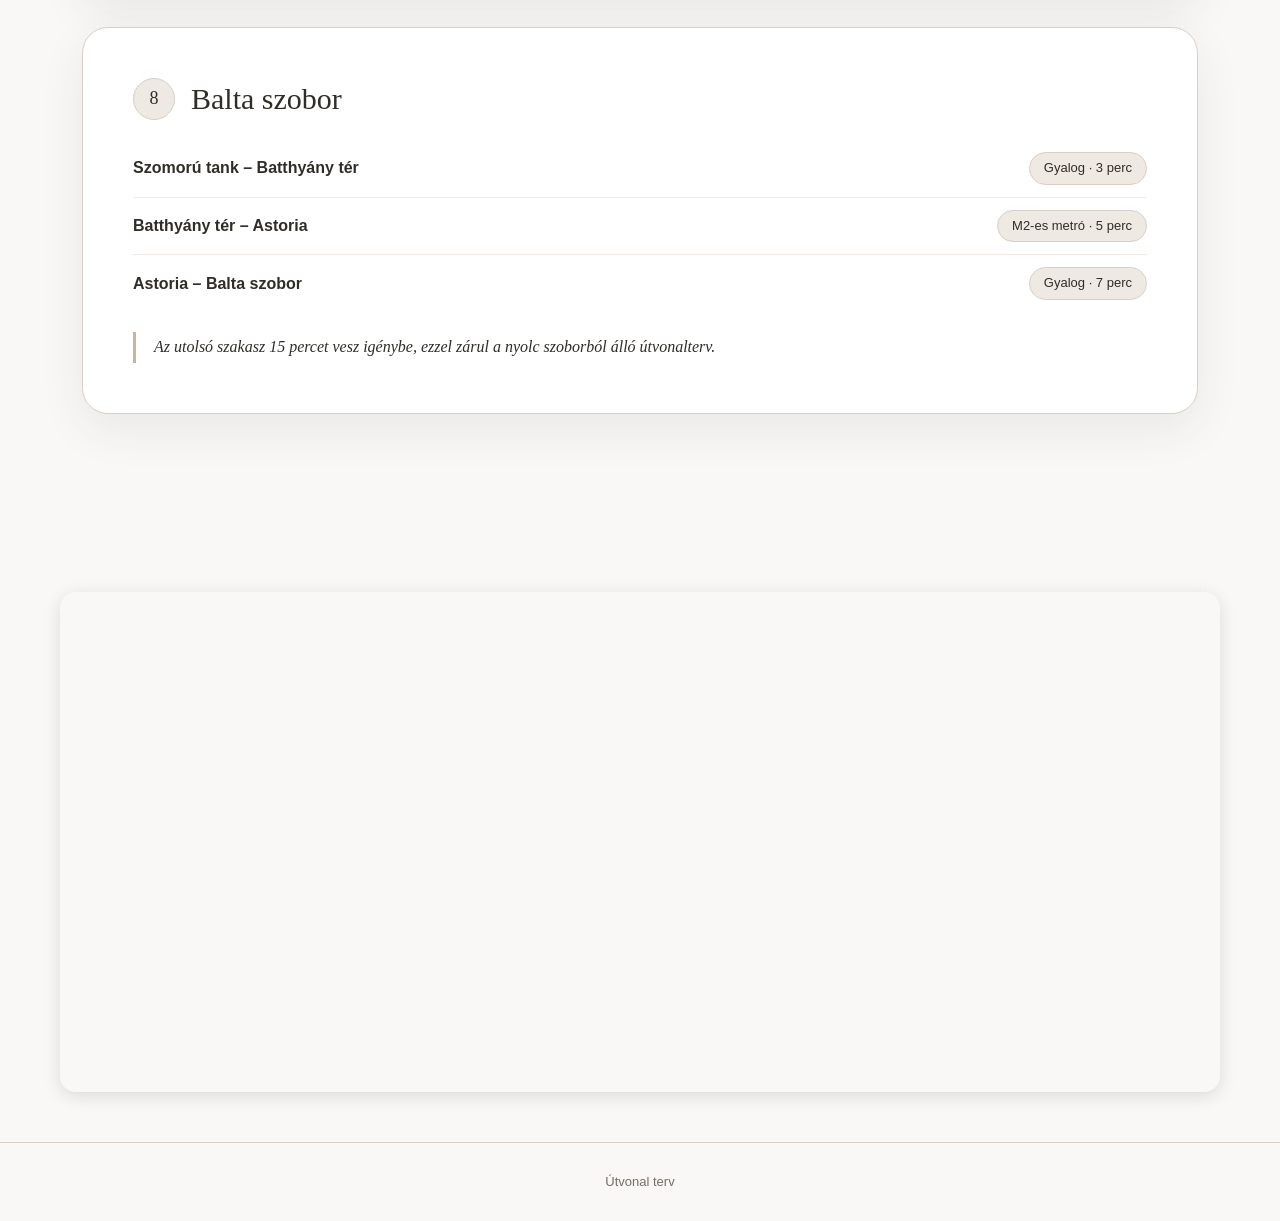
<file: Kolodko/utvonal.html>
<!DOCTYPE html>
<html lang="hu">
<head>
  <meta charset="UTF-8">
  <meta name="viewport" content="width=device-width, initial-scale=1">
  <title>Kolodko Mihály – Útvonalterv</title>
  <link href="https://cdn.jsdelivr.net/npm/bootstrap@5.3.3/dist/css/bootstrap.min.css" rel="stylesheet">
  <link href="css/bkk.css" rel="stylesheet">
  
  <script>
    try { if (localStorage.getItem('nyelv') === 'en') document.documentElement.classList.add('en'); } catch (e) {}
  </script>
</head>
<body data-title-hu="Kolodko Mihály – Útvonalterv" data-title-en="Mihály Kolodko – Route Plan">

  <nav class="site-nav navbar">
    <div class="container-fluid px-4 px-md-5 d-flex align-items-center justify-content-between flex-wrap gap-2">
      <a class="logo" href="index.html">KOLODKO MIHÁLY</a>
      <div class="nav-right d-flex align-items-center flex-wrap">
        <a href="index.html">
          <span class="lang-hu">Főoldal</span>
          <span class="lang-en">Home</span>
        </a>
        <a href="kolodko.html">
          <span class="lang-hu">Kolodko Mihály</span>
          <span class="lang-en">Mihály Kolodko</span>
        </a>
        <a href="szobrok-nevezetessegek.html">
          <span class="lang-hu">Szobrok és nevezetességek</span>
          <span class="lang-en">Sculptures and Landmarks</span>
        </a>
        <a href="utvonalterv.html" class="active" aria-current="page">
          <span class="lang-hu">Útvonalterv</span>
          <span class="lang-en">Route Plan</span>
        </a>
        <button id="lang-toggle" class="lang-btn" type="button" aria-label="Nyelv / Language">EN</button>
      </div>
    </div>
  </nav>

  <header class="hero" id="top">
    <div class="hero-inner">
      <h1>
        <span class="lang-hu">Útvonalterv</span>
        <span class="lang-en">Route Plan</span>
      </h1>
      <p>
        <span class="lang-hu">Kolodko miniszobrainak bejárása Budapesten</span>
        <span class="lang-en">Visiting Kolodko’s miniature sculptures in Budapest</span>
      </p>
    </div>
  </header>

  <main class="container" id="about">

    <section class="page-section" id="utvonal">
      <div class="intro">
        <h2>
          <span class="lang-hu">Szobortúra állomásról állomásra</span>
          <span class="lang-en">Sculpture Tour Stop by Stop</span>
        </h2>
      </div>

      <nav class="chips" aria-label="Állomások / Stops">
        <a href="#allomas-1"><span class="lang-hu">1. Kockásfülű nyúl</span><span class="lang-en">1. Checkered-Eared Rabbit</span></a>
        <a href="#allomas-2"><span class="lang-hu">2. Nincs kompót</span><span class="lang-en">2. No Compote</span></a>
        <a href="#allomas-3"><span class="lang-hu">3. Főkukac</span><span class="lang-en">3. Főkukac</span></a>
        <a href="#allomas-4"><span class="lang-hu">4. Piszkos Fred</span><span class="lang-en">4. Dirty Fred</span></a>
        <a href="#allomas-5"><span class="lang-hu">5. Libidó</span><span class="lang-en">5. Libido</span></a>
        <a href="#allomas-6"><span class="lang-hu">6. Rubik-kocka</span><span class="lang-en">6. Rubik's Cube</span></a>
        <a href="#allomas-7"><span class="lang-hu">7. Szomorú tank</span><span class="lang-en">7. Sad Tank</span></a>
        <a href="#allomas-8"><span class="lang-hu">8. Balta</span><span class="lang-en">8. Axe</span></a>
      </nav>

      <article class="item-card" id="allomas-1">
        <div class="item-head">
          <span class="item-num">1</span>
          <h3>
            <span class="lang-hu">Kockásfülű nyúl szobor</span>
            <span class="lang-en">Checkered-Eared Rabbit Statue</span>
          </h3>
        </div>
        <div class="lang-hu">
          <ul class="route-list">
            <li><span class="route-path">Újpest-központ – Deák Ferenc tér</span> <span class="route-badge">M3 metró · 16 perc</span></li>
            <li><span class="route-path">Deák Ferenc tér – Clark Ádám tér</span> <span class="route-badge">178-as busz · 5 perc</span></li>
            <li><span class="route-path">Clark Ádám tér – Kockásfülű nyúl szobor</span> <span class="route-badge">Gyalog · 9 perc</span></li>
          </ul>
          <p class="opinion">Az első állomás elérése Újpest-központból összesen körülbelül 30 percet vesz igénybe.</p>
        </div>
        <div class="lang-en">
          <ul class="route-list">
            <li><span class="route-path">Újpest-központ – Deák Ferenc Square</span> <span class="route-badge">M3 Metro · 16 min</span></li>
            <li><span class="route-path">Deák Ferenc Square – Clark Ádám Square</span> <span class="route-badge">Bus 178 · 5 min</span></li>
            <li><span class="route-path">Clark Ádám Square – Checkered-Eared Rabbit Statue</span> <span class="route-badge">On foot · 9 min</span></li>
          </ul>
          <p class="opinion">Reaching the first stop from Újpest-központ takes about 30 minutes in total.</p>
        </div>
      </article>

      <article class="item-card" id="allomas-2">
        <div class="item-head">
          <span class="item-num">2</span>
          <h3>
            <span class="lang-hu">Nincs kompót szobor</span>
            <span class="lang-en">No Compote Statue</span>
          </h3>
        </div>
        <div class="lang-hu">
          <ul class="route-list">
            <li><span class="route-path">Kockásfülű nyúl szobor – Nincs kompót szobor</span> <span class="route-badge">Gyalog · 14 perc</span></li>
          </ul>
          <p class="opinion">Kellemes, 14 perces sétával juthatunk át az első szobortól a másodikig.</p>
        </div>
        <div class="lang-en">
          <ul class="route-list">
            <li><span class="route-path">Checkered-Eared Rabbit Statue – No Compote Statue</span> <span class="route-badge">On foot · 14 min</span></li>
          </ul>
          <p class="opinion">A pleasant 14-minute walk takes us from the first statue to the second one.</p>
        </div>
      </article>

      <article class="item-card" id="allomas-3">
        <div class="item-head">
          <span class="item-num">3</span>
          <h3>
            <span class="lang-hu">Főkukac szobor</span>
            <span class="lang-en">Főkukac Statue</span>
          </h3>
        </div>
        <div class="lang-hu">
          <ul class="route-list">
            <li><span class="route-path">Nincs kompót szobor – Várkert Bazár</span> <span class="route-badge">Gyalog · 4 perc</span></li>
            <li><span class="route-path">Várkert Bazár – Halász utca</span> <span class="route-badge">19-es villamos · 4 perc</span></li>
            <li><span class="route-path">Halász utca – Főkukac szobor</span> <span class="route-badge">Gyalog · 1 perc</span></li>
          </ul>
          <p class="opinion">A Duna-part mentén haladva mindössze 9 perc alatt elérhető a harmadik szobor.</p>
        </div>
        <div class="lang-en">
          <ul class="route-list">
            <li><span class="route-path">No Compote Statue – Várkert Bazár</span> <span class="route-badge">On foot · 4 min</span></li>
            <li><span class="route-path">Várkert Bazár – Halász Street</span> <span class="route-badge">Tram 19 · 4 min</span></li>
            <li><span class="route-path">Halász Street – Főkukac Statue</span> <span class="route-badge">On foot · 1 min</span></li>
          </ul>
          <p class="opinion">Travelling along the Danube riverbank, the third statue can be reached in just 9 minutes.</p>
        </div>
      </article>

      <article class="item-card" id="allomas-4">
        <div class="item-head">
          <span class="item-num">4</span>
          <h3>
            <span class="lang-hu">Piszkos Fred szobor</span>
            <span class="lang-en">Dirty Fred Statue</span>
          </h3>
        </div>
        <div class="lang-hu">
          <ul class="route-list">
            <li><span class="route-path">Főkukac szobor – Halász utca</span> <span class="route-badge">Gyalog · 1 perc</span></li>
            <li><span class="route-path">Halász utca – Clark Ádám tér</span> <span class="route-badge">41-es villamos · 2 perc</span></li>
            <li><span class="route-path">Clark Ádám tér – Piszkos Fred szobor</span> <span class="route-badge">Gyalog · 9 perc</span></li>
          </ul>
          <p class="opinion">Összesen 12 perc alatt jutunk el a Főkukactól Piszkos Fred szobráig.</p>
        </div>
        <div class="lang-en">
          <ul class="route-list">
            <li><span class="route-path">Főkukac Statue – Halász Street</span> <span class="route-badge">On foot · 1 min</span></li>
            <li><span class="route-path">Halász Street – Clark Ádám Square</span> <span class="route-badge">Tram 41 · 2 min</span></li>
            <li><span class="route-path">Clark Ádám Square – Dirty Fred Statue</span> <span class="route-badge">On foot · 9 min</span></li>
          </ul>
          <p class="opinion">It takes 12 minutes in total to get from Főkukac to the statue of Dirty Fred.</p>
        </div>
      </article>

      <article class="item-card" id="allomas-5">
        <div class="item-head">
          <span class="item-num">5</span>
          <h3>
            <span class="lang-hu">Libidó szobor</span>
            <span class="lang-en">Libido Statue</span>
          </h3>
        </div>
        <div class="lang-hu">
          <ul class="route-list">
            <li><span class="route-path">Piszkos Fred szobor – Libidó szobor</span> <span class="route-badge">Gyalog · 6 perc</span></li>
          </ul>
          <p class="opinion">Rövid, 6 perces gyalogos szakasz köti össze a negyedik és az ötödik állomást.</p>
        </div>
        <div class="lang-en">
          <ul class="route-list">
            <li><span class="route-path">Dirty Fred Statue – Libido Statue</span> <span class="route-badge">On foot · 6 min</span></li>
          </ul>
          <p class="opinion">A short 6-minute walk connects the fourth and fifth stops.</p>
        </div>
      </article>

      <article class="item-card" id="allomas-6">
        <div class="item-head">
          <span class="item-num">6</span>
          <h3>
            <span class="lang-hu">Rubik-kocka szobor</span>
            <span class="lang-en">Rubik's Cube Statue</span>
          </h3>
        </div>
        <div class="lang-hu">
          <ul class="route-list">
            <li><span class="route-path">Libidó szobor – Deák Ferenc tér</span> <span class="route-badge">Gyalog · 10 perc</span></li>
            <li><span class="route-path">Deák Ferenc tér – Batthyány tér</span> <span class="route-badge">M2-es metró · 3 perc</span></li>
            <li><span class="route-path">Batthyány tér – Rubik-kocka szobor</span> <span class="route-badge">Gyalog · 5 perc</span></li>
          </ul>
          <p class="opinion">Összesen 18 perc utazással érjük el a budai Duna-parton található Rubik-kockát.</p>
        </div>
        <div class="lang-en">
          <ul class="route-list">
            <li><span class="route-path">Libido Statue – Deák Ferenc Square</span> <span class="route-badge">On foot · 10 min</span></li>
            <li><span class="route-path">Deák Ferenc Square – Batthyány Square</span> <span class="route-badge">M2 Metro · 3 min</span></li>
            <li><span class="route-path">Batthyány Square – Rubik's Cube Statue</span> <span class="route-badge">On foot · 5 min</span></li>
          </ul>
          <p class="opinion">With 18 minutes of travel in total, we reach the Rubik's Cube on the Buda riverbank.</p>
        </div>
      </article>

      <article class="item-card" id="allomas-7">
        <div class="item-head">
          <span class="item-num">7</span>
          <h3>
            <span class="lang-hu">Szomorú tank szobor</span>
            <span class="lang-en">Sad Tank Statue</span>
          </h3>
        </div>
        <div class="lang-hu">
          <ul class="route-list">
            <li><span class="route-path">Rubik-kocka szobor – Szomorú tank</span> <span class="route-badge">Gyalog · 1 perc</span></li>
          </ul>
          <p class="opinion">Mindössze egyetlen perc sétára fekszik a Rubik-kocka szobortól.</p>
        </div>
        <div class="lang-en">
          <ul class="route-list">
            <li><span class="route-path">Rubik's Cube Statue – Sad Tank</span> <span class="route-badge">On foot · 1 min</span></li>
          </ul>
          <p class="opinion">Located just a single minute’s walk away from the Rubik's Cube statue.</p>
        </div>
      </article>


      <article class="item-card" id="allomas-8">
        <div class="item-head">
          <span class="item-num">8</span>
          <h3>
            <span class="lang-hu">Balta szobor</span>
            <span class="lang-en">Axe Statue</span>
          </h3>
        </div>
        <div class="lang-hu">
          <ul class="route-list">
            <li><span class="route-path">Szomorú tank – Batthyány tér</span> <span class="route-badge">Gyalog · 3 perc</span></li>
            <li><span class="route-path">Batthyány tér – Astoria</span> <span class="route-badge">M2-es metró · 5 perc</span></li>
            <li><span class="route-path">Astoria – Balta szobor</span> <span class="route-badge">Gyalog · 7 perc</span></li>
          </ul>
          <p class="opinion">Az utolsó szakasz 15 percet vesz igénybe, ezzel zárul a nyolc szoborból álló útvonalterv.</p>
        </div>
        <div class="lang-en">
          <ul class="route-list">
            <li><span class="route-path">Sad Tank – Batthyány Square</span> <span class="route-badge">On foot · 3 min</span></li>
            <li><span class="route-path">Batthyány Square – Astoria</span> <span class="route-badge">M2 Metro · 5 min</span></li>
            <li><span class="route-path">Astoria – Axe Statue</span> <span class="route-badge">On foot · 7 min</span></li>
          </ul>
          <p class="opinion">The final leg takes 15 minutes, completing the eight-sculpture route plan.</p>
        </div>
      </article>
    </section>
  </main>

<div class="map-container">
  <iframe
    src="https://www.google.com/maps/embed?pb=!1m54!1m8!1m3!1d43130.98410255893!2d19.0272465!3d47.4960202!3m2!1i1024!2i768!4f13.1!4m43!3e2!4m5!1s0x4741dd61aef9e55b%3A0xdc84a9ef8eeda024!2sKolodko%3A%20Libid%C3%B3%20(Lufikutya%20csonttal)%20miniszobor%2C%20Budapest%2C%20Belgr%C3%A1d%20rkp.%2026%2C%201056!3m2!1d47.4973026!2d19.047418!4m5!1s0x4741ddc268dd3fbd%3A0x14986fd43a416d0e!2sKolodko%3A%20%22Nincs%20komp%C3%B3t%22%20miniszobor%2C%20Budapest%2C%20V%C3%A1rkert%20rkp.%2C%201013!3m2!1d47.4953764!2d19.0428844!4m5!1s0x4741dc17ecc8cd75%3A0x9bb5ff8efd7b9e7a!2sKolodko%3A%20F%C5%91kukac%2C%20Budapest%2C%20Bem%20rkp.%2C%201011!3m2!1d47.5026328!2d19.039963099999998!4m5!1s0x4741ddb983190bff%3A0x1e014eb6c558e735!2sKolodko%3A%20Rubik-kocka%20miniszobor%2C%20Budapest%2C%20Sztehlo%20G%C3%A1bor%20rkp.%2C%201011!3m2!1d47.5047577!2d19.0396727!4m5!1s0x4741dc19ee9694ad%3A0x608e7e416a7286dd!2sKolodko%3A%20Szomor%C3%BA%20tank%20miniszobor%2C%20Budapest%2C%20Sztehlo%20G%C3%A1bor%20rkp.%2C%201011!3m2!1d47.5053808!2d19.0395775!4m5!1s0x4741dd006e419f3d%3A0x165cab168aaf2d28!2sKolodko%3A%20Piszkos%20Fred%20(Piszok%20Alfr%C3%A9d)%2C%20Budapest%2C%20Id.%20Antall%20J%C3%B3zsef%20rkp.%2C%201051!3m2!1d47.5001854!2d19.045869!4m5!1s0x4741dd005c653ea3%3A0x5309e61f264df565!2zS29sb2RrbzogUGlub2tracOzLCBCdWRhcGVzdCwgU3rDqWNoZW55aSBJc3R2w6FuIHTDqXIsIDEwNTE!3m2!1d47.50084!2d19.046146999999998!5e0!3m2!1shu!2shu!4v1795600888198!5m2!1shu!2shu"
    allowfullscreen
    loading="lazy"
    referrerpolicy="strict-origin-when-cross-origin">
  </iframe>
</div>

  <footer>
    <span class="lang-hu">Útvonal terv</span>
    <span class="lang-en">ROUTE</span>
  </footer>

  <script src="https://cdn.jsdelivr.net/npm/bootstrap@5.3.3/dist/js/bootstrap.bundle.min.js"></script>
  <script src="js/bkk.js"></script>
  
</body>
</html>
</file>
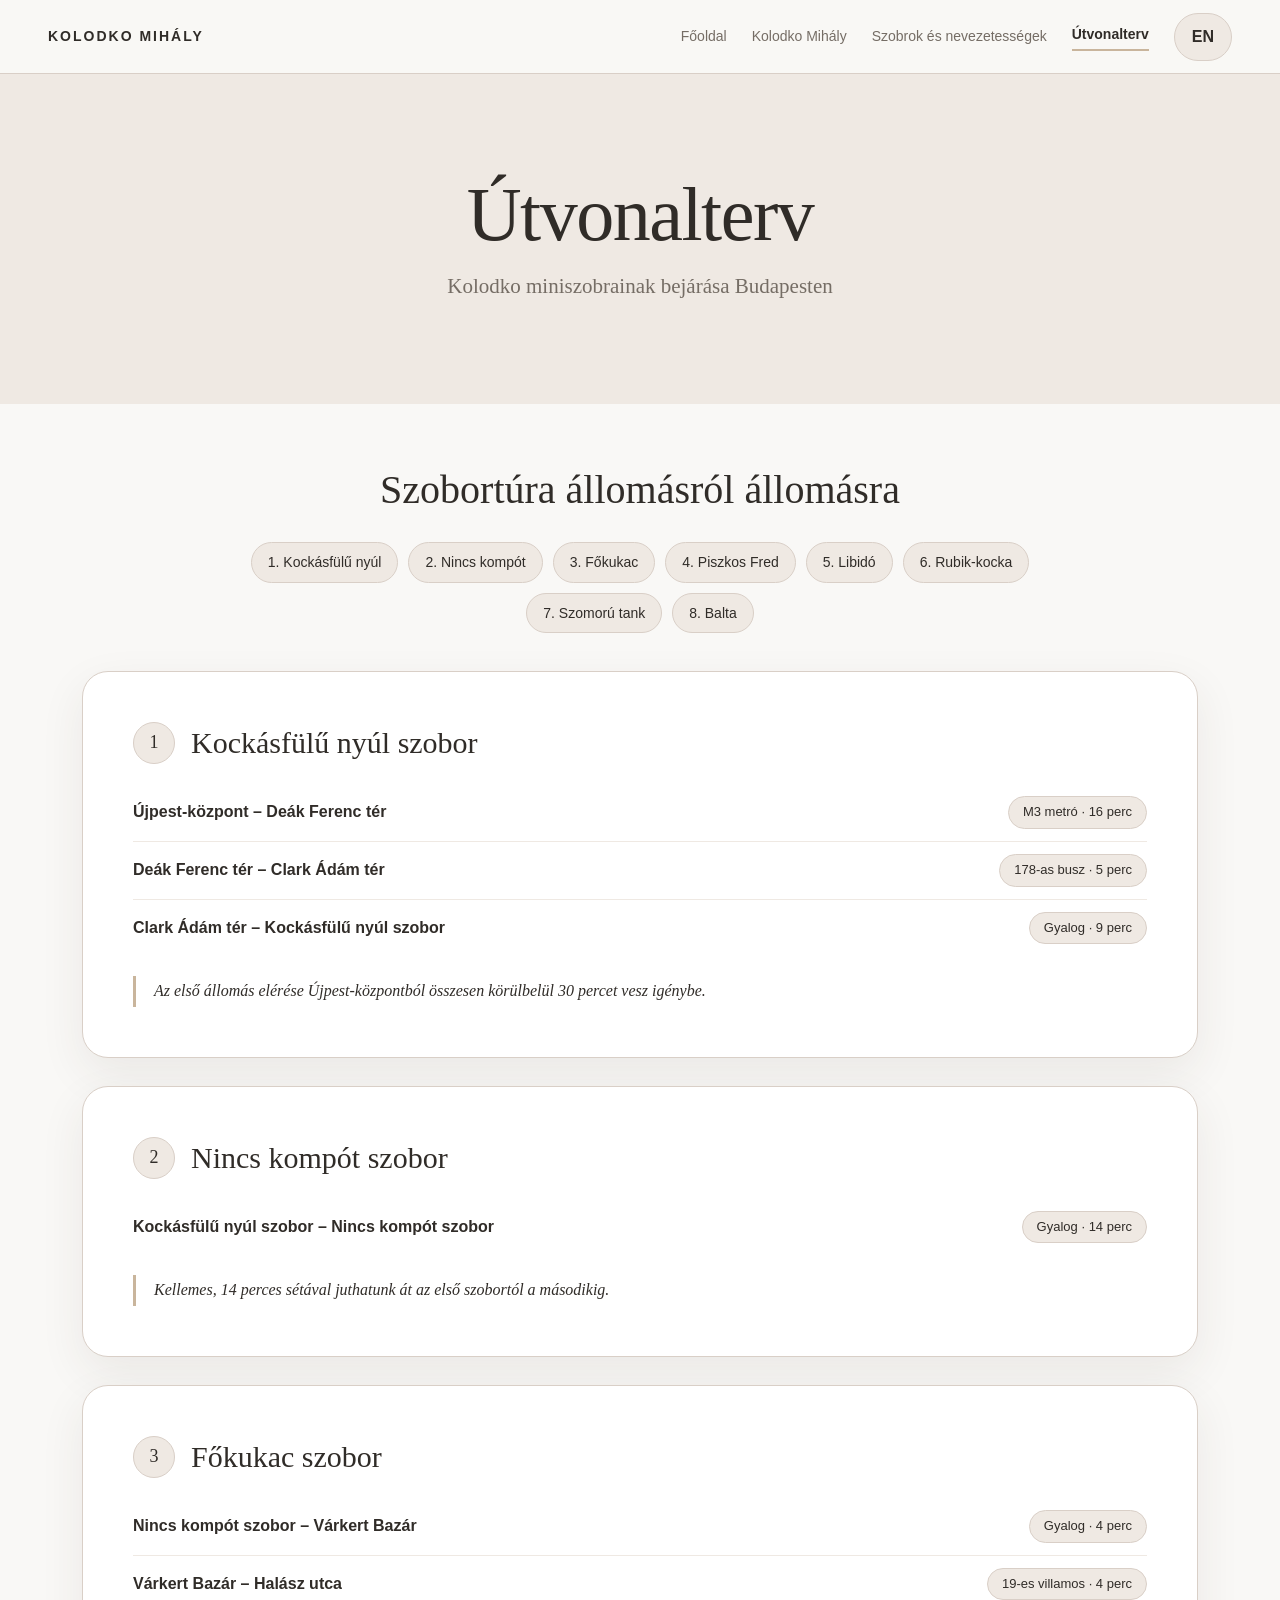
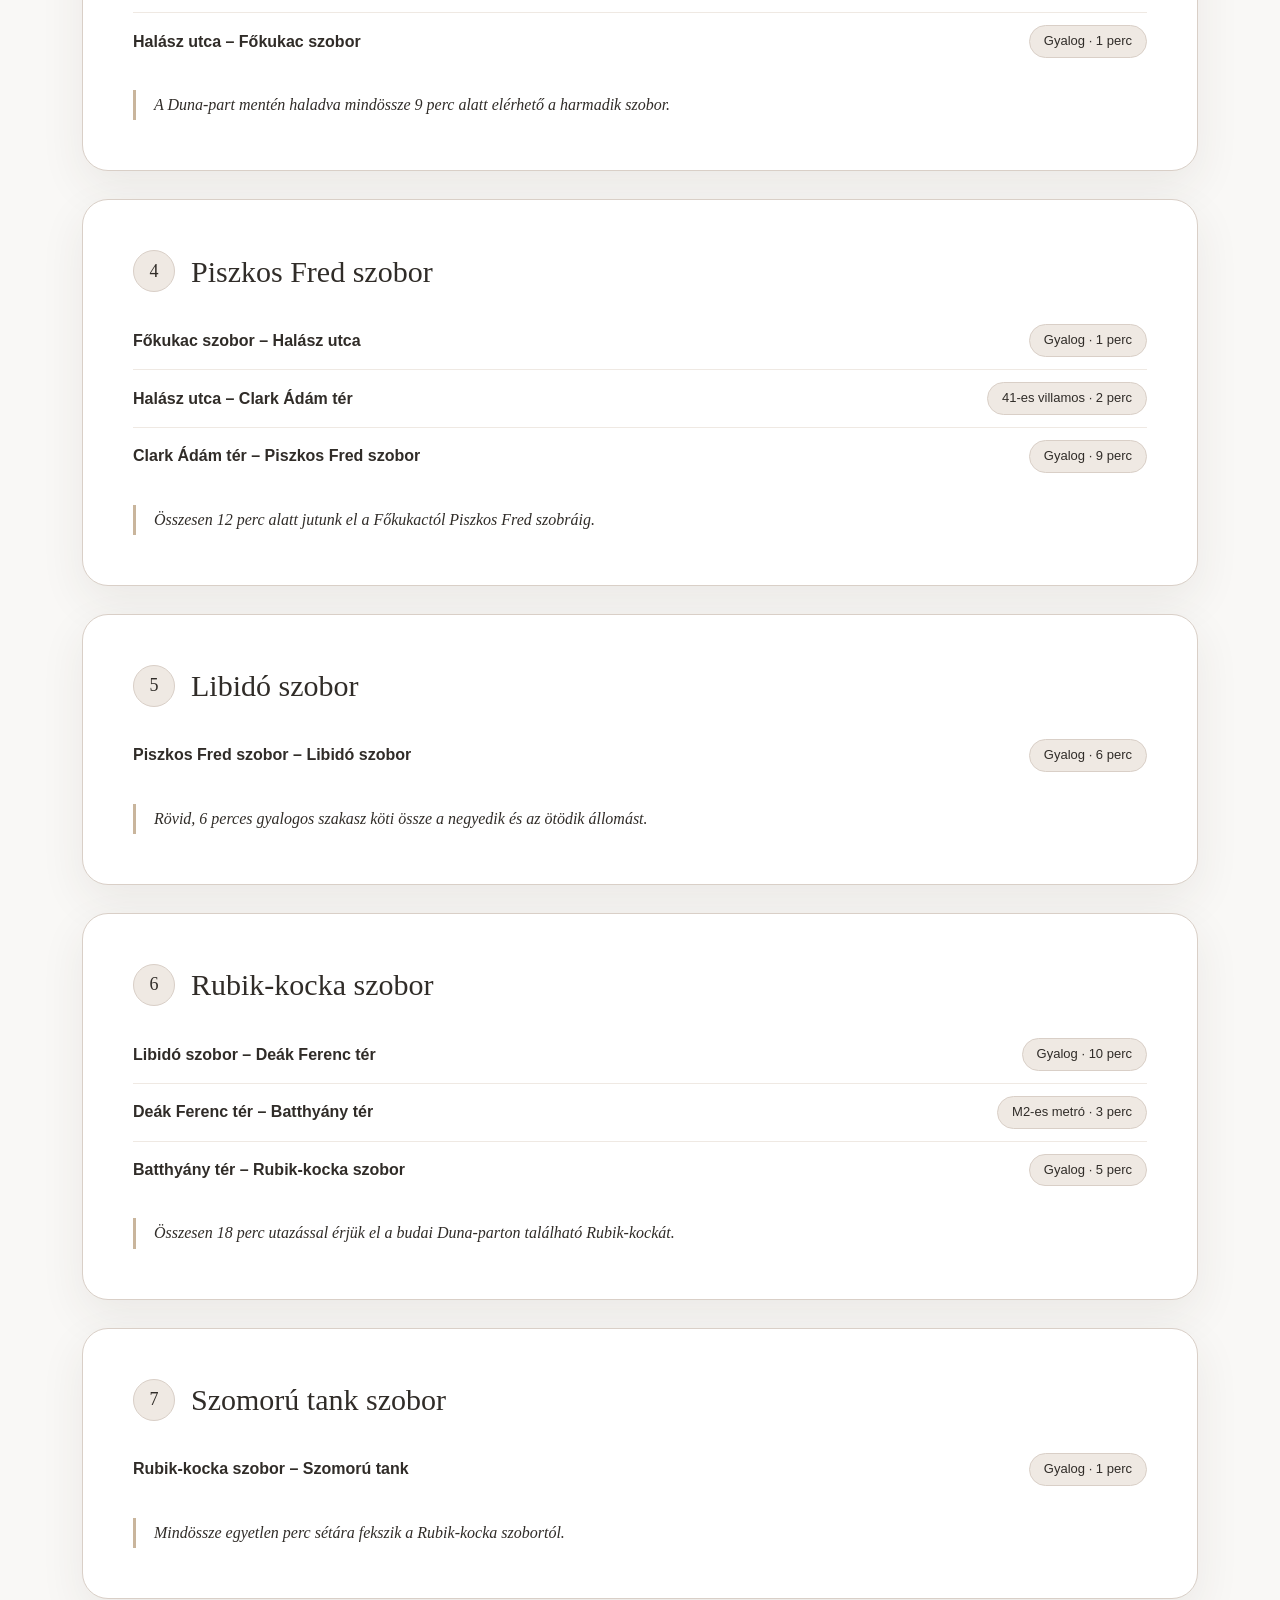
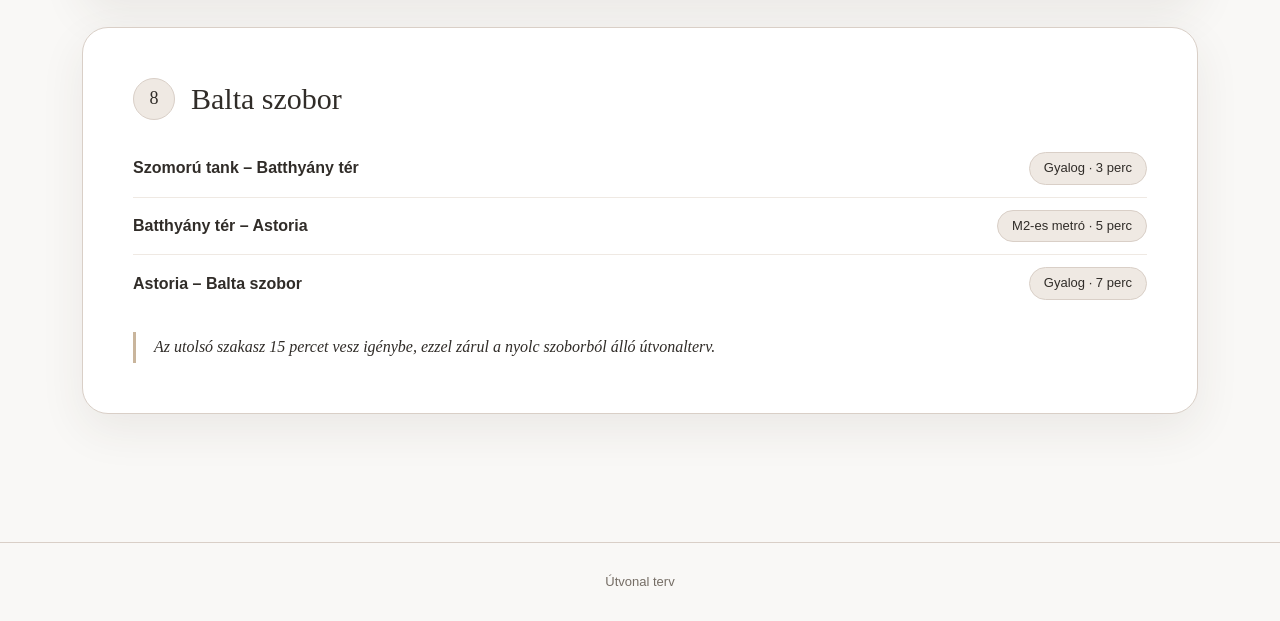
<file: weboldal/utvonal.html>
<!DOCTYPE html>
<html lang="hu">
<head>
  <meta charset="UTF-8">
  <meta name="viewport" content="width=device-width, initial-scale=1">
  <title>Kolodko Mihály – Útvonalterv</title>
  <link href="https://cdn.jsdelivr.net/npm/bootstrap@5.3.3/dist/css/bootstrap.min.css" rel="stylesheet">
  <link href="css/bkk.css" rel="stylesheet">
  <script>
    try { if (localStorage.getItem('nyelv') === 'en') document.documentElement.classList.add('en'); } catch (e) {}
  </script>
</head>
<body data-title-hu="Kolodko Mihály – Útvonalterv" data-title-en="Mihály Kolodko – Route Plan">

  <nav class="site-nav navbar">
    <div class="container-fluid px-4 px-md-5 d-flex align-items-center justify-content-between flex-wrap gap-2">
      <a class="logo" href="index.html">KOLODKO MIHÁLY</a>
      <div class="nav-right d-flex align-items-center flex-wrap">
        <a href="index.html">
          <span class="lang-hu">Főoldal</span>
          <span class="lang-en">Home</span>
        </a>
        <a href="kolodko.html">
          <span class="lang-hu">Kolodko Mihály</span>
          <span class="lang-en">Mihály Kolodko</span>
        </a>
        <a href="szobrok-nevezetessegek.html">
          <span class="lang-hu">Szobrok és nevezetességek</span>
          <span class="lang-en">Sculptures and Landmarks</span>
        </a>
        <a href="utvonalterv.html" class="active" aria-current="page">
          <span class="lang-hu">Útvonalterv</span>
          <span class="lang-en">Route Plan</span>
        </a>
        <button id="lang-toggle" class="lang-btn" type="button" aria-label="Nyelv / Language">EN</button>
      </div>
    </div>
  </nav>

  <header class="hero" id="top">
    <div class="hero-inner">
      <h1>
        <span class="lang-hu">Útvonalterv</span>
        <span class="lang-en">Route Plan</span>
      </h1>
      <p>
        <span class="lang-hu">Kolodko miniszobrainak bejárása Budapesten</span>
        <span class="lang-en">Visiting Kolodko’s miniature sculptures in Budapest</span>
      </p>
    </div>
  </header>

  <main class="container" id="about">

    <section class="page-section" id="utvonal">
      <div class="intro">
        <h2>
          <span class="lang-hu">Szobortúra állomásról állomásra</span>
          <span class="lang-en">Sculpture Tour Stop by Stop</span>
        </h2>
      </div>

      <nav class="chips" aria-label="Állomások / Stops">
        <a href="#allomas-1"><span class="lang-hu">1. Kockásfülű nyúl</span><span class="lang-en">1. Checkered-Eared Rabbit</span></a>
        <a href="#allomas-2"><span class="lang-hu">2. Nincs kompót</span><span class="lang-en">2. No Compote</span></a>
        <a href="#allomas-3"><span class="lang-hu">3. Főkukac</span><span class="lang-en">3. Főkukac</span></a>
        <a href="#allomas-4"><span class="lang-hu">4. Piszkos Fred</span><span class="lang-en">4. Dirty Fred</span></a>
        <a href="#allomas-5"><span class="lang-hu">5. Libidó</span><span class="lang-en">5. Libido</span></a>
        <a href="#allomas-6"><span class="lang-hu">6. Rubik-kocka</span><span class="lang-en">6. Rubik's Cube</span></a>
        <a href="#allomas-7"><span class="lang-hu">7. Szomorú tank</span><span class="lang-en">7. Sad Tank</span></a>
        <a href="#allomas-8"><span class="lang-hu">8. Balta</span><span class="lang-en">8. Axe</span></a>
      </nav>

      <article class="item-card" id="allomas-1">
        <div class="item-head">
          <span class="item-num">1</span>
          <h3>
            <span class="lang-hu">Kockásfülű nyúl szobor</span>
            <span class="lang-en">Checkered-Eared Rabbit Statue</span>
          </h3>
        </div>
        <div class="lang-hu">
          <ul class="route-list">
            <li><span class="route-path">Újpest-központ – Deák Ferenc tér</span> <span class="route-badge">M3 metró · 16 perc</span></li>
            <li><span class="route-path">Deák Ferenc tér – Clark Ádám tér</span> <span class="route-badge">178-as busz · 5 perc</span></li>
            <li><span class="route-path">Clark Ádám tér – Kockásfülű nyúl szobor</span> <span class="route-badge">Gyalog · 9 perc</span></li>
          </ul>
          <p class="opinion">Az első állomás elérése Újpest-központból összesen körülbelül 30 percet vesz igénybe.</p>
        </div>
        <div class="lang-en">
          <ul class="route-list">
            <li><span class="route-path">Újpest-központ – Deák Ferenc Square</span> <span class="route-badge">M3 Metro · 16 min</span></li>
            <li><span class="route-path">Deák Ferenc Square – Clark Ádám Square</span> <span class="route-badge">Bus 178 · 5 min</span></li>
            <li><span class="route-path">Clark Ádám Square – Checkered-Eared Rabbit Statue</span> <span class="route-badge">On foot · 9 min</span></li>
          </ul>
          <p class="opinion">Reaching the first stop from Újpest-központ takes about 30 minutes in total.</p>
        </div>
      </article>

      <article class="item-card" id="allomas-2">
        <div class="item-head">
          <span class="item-num">2</span>
          <h3>
            <span class="lang-hu">Nincs kompót szobor</span>
            <span class="lang-en">No Compote Statue</span>
          </h3>
        </div>
        <div class="lang-hu">
          <ul class="route-list">
            <li><span class="route-path">Kockásfülű nyúl szobor – Nincs kompót szobor</span> <span class="route-badge">Gyalog · 14 perc</span></li>
          </ul>
          <p class="opinion">Kellemes, 14 perces sétával juthatunk át az első szobortól a másodikig.</p>
        </div>
        <div class="lang-en">
          <ul class="route-list">
            <li><span class="route-path">Checkered-Eared Rabbit Statue – No Compote Statue</span> <span class="route-badge">On foot · 14 min</span></li>
          </ul>
          <p class="opinion">A pleasant 14-minute walk takes us from the first statue to the second one.</p>
        </div>
      </article>

      <article class="item-card" id="allomas-3">
        <div class="item-head">
          <span class="item-num">3</span>
          <h3>
            <span class="lang-hu">Főkukac szobor</span>
            <span class="lang-en">Főkukac Statue</span>
          </h3>
        </div>
        <div class="lang-hu">
          <ul class="route-list">
            <li><span class="route-path">Nincs kompót szobor – Várkert Bazár</span> <span class="route-badge">Gyalog · 4 perc</span></li>
            <li><span class="route-path">Várkert Bazár – Halász utca</span> <span class="route-badge">19-es villamos · 4 perc</span></li>
            <li><span class="route-path">Halász utca – Főkukac szobor</span> <span class="route-badge">Gyalog · 1 perc</span></li>
          </ul>
          <p class="opinion">A Duna-part mentén haladva mindössze 9 perc alatt elérhető a harmadik szobor.</p>
        </div>
        <div class="lang-en">
          <ul class="route-list">
            <li><span class="route-path">No Compote Statue – Várkert Bazár</span> <span class="route-badge">On foot · 4 min</span></li>
            <li><span class="route-path">Várkert Bazár – Halász Street</span> <span class="route-badge">Tram 19 · 4 min</span></li>
            <li><span class="route-path">Halász Street – Főkukac Statue</span> <span class="route-badge">On foot · 1 min</span></li>
          </ul>
          <p class="opinion">Travelling along the Danube riverbank, the third statue can be reached in just 9 minutes.</p>
        </div>
      </article>

      <article class="item-card" id="allomas-4">
        <div class="item-head">
          <span class="item-num">4</span>
          <h3>
            <span class="lang-hu">Piszkos Fred szobor</span>
            <span class="lang-en">Dirty Fred Statue</span>
          </h3>
        </div>
        <div class="lang-hu">
          <ul class="route-list">
            <li><span class="route-path">Főkukac szobor – Halász utca</span> <span class="route-badge">Gyalog · 1 perc</span></li>
            <li><span class="route-path">Halász utca – Clark Ádám tér</span> <span class="route-badge">41-es villamos · 2 perc</span></li>
            <li><span class="route-path">Clark Ádám tér – Piszkos Fred szobor</span> <span class="route-badge">Gyalog · 9 perc</span></li>
          </ul>
          <p class="opinion">Összesen 12 perc alatt jutunk el a Főkukactól Piszkos Fred szobráig.</p>
        </div>
        <div class="lang-en">
          <ul class="route-list">
            <li><span class="route-path">Főkukac Statue – Halász Street</span> <span class="route-badge">On foot · 1 min</span></li>
            <li><span class="route-path">Halász Street – Clark Ádám Square</span> <span class="route-badge">Tram 41 · 2 min</span></li>
            <li><span class="route-path">Clark Ádám Square – Dirty Fred Statue</span> <span class="route-badge">On foot · 9 min</span></li>
          </ul>
          <p class="opinion">It takes 12 minutes in total to get from Főkukac to the statue of Dirty Fred.</p>
        </div>
      </article>

      <article class="item-card" id="allomas-5">
        <div class="item-head">
          <span class="item-num">5</span>
          <h3>
            <span class="lang-hu">Libidó szobor</span>
            <span class="lang-en">Libido Statue</span>
          </h3>
        </div>
        <div class="lang-hu">
          <ul class="route-list">
            <li><span class="route-path">Piszkos Fred szobor – Libidó szobor</span> <span class="route-badge">Gyalog · 6 perc</span></li>
          </ul>
          <p class="opinion">Rövid, 6 perces gyalogos szakasz köti össze a negyedik és az ötödik állomást.</p>
        </div>
        <div class="lang-en">
          <ul class="route-list">
            <li><span class="route-path">Dirty Fred Statue – Libido Statue</span> <span class="route-badge">On foot · 6 min</span></li>
          </ul>
          <p class="opinion">A short 6-minute walk connects the fourth and fifth stops.</p>
        </div>
      </article>

      <article class="item-card" id="allomas-6">
        <div class="item-head">
          <span class="item-num">6</span>
          <h3>
            <span class="lang-hu">Rubik-kocka szobor</span>
            <span class="lang-en">Rubik's Cube Statue</span>
          </h3>
        </div>
        <div class="lang-hu">
          <ul class="route-list">
            <li><span class="route-path">Libidó szobor – Deák Ferenc tér</span> <span class="route-badge">Gyalog · 10 perc</span></li>
            <li><span class="route-path">Deák Ferenc tér – Batthyány tér</span> <span class="route-badge">M2-es metró · 3 perc</span></li>
            <li><span class="route-path">Batthyány tér – Rubik-kocka szobor</span> <span class="route-badge">Gyalog · 5 perc</span></li>
          </ul>
          <p class="opinion">Összesen 18 perc utazással érjük el a budai Duna-parton található Rubik-kockát.</p>
        </div>
        <div class="lang-en">
          <ul class="route-list">
            <li><span class="route-path">Libido Statue – Deák Ferenc Square</span> <span class="route-badge">On foot · 10 min</span></li>
            <li><span class="route-path">Deák Ferenc Square – Batthyány Square</span> <span class="route-badge">M2 Metro · 3 min</span></li>
            <li><span class="route-path">Batthyány Square – Rubik's Cube Statue</span> <span class="route-badge">On foot · 5 min</span></li>
          </ul>
          <p class="opinion">With 18 minutes of travel in total, we reach the Rubik's Cube on the Buda riverbank.</p>
        </div>
      </article>

      <article class="item-card" id="allomas-7">
        <div class="item-head">
          <span class="item-num">7</span>
          <h3>
            <span class="lang-hu">Szomorú tank szobor</span>
            <span class="lang-en">Sad Tank Statue</span>
          </h3>
        </div>
        <div class="lang-hu">
          <ul class="route-list">
            <li><span class="route-path">Rubik-kocka szobor – Szomorú tank</span> <span class="route-badge">Gyalog · 1 perc</span></li>
          </ul>
          <p class="opinion">Mindössze egyetlen perc sétára fekszik a Rubik-kocka szobortól.</p>
        </div>
        <div class="lang-en">
          <ul class="route-list">
            <li><span class="route-path">Rubik's Cube Statue – Sad Tank</span> <span class="route-badge">On foot · 1 min</span></li>
          </ul>
          <p class="opinion">Located just a single minute’s walk away from the Rubik's Cube statue.</p>
        </div>
      </article>


      <article class="item-card" id="allomas-8">
        <div class="item-head">
          <span class="item-num">8</span>
          <h3>
            <span class="lang-hu">Balta szobor</span>
            <span class="lang-en">Axe Statue</span>
          </h3>
        </div>
        <div class="lang-hu">
          <ul class="route-list">
            <li><span class="route-path">Szomorú tank – Batthyány tér</span> <span class="route-badge">Gyalog · 3 perc</span></li>
            <li><span class="route-path">Batthyány tér – Astoria</span> <span class="route-badge">M2-es metró · 5 perc</span></li>
            <li><span class="route-path">Astoria – Balta szobor</span> <span class="route-badge">Gyalog · 7 perc</span></li>
          </ul>
          <p class="opinion">Az utolsó szakasz 15 percet vesz igénybe, ezzel zárul a nyolc szoborból álló útvonalterv.</p>
        </div>
        <div class="lang-en">
          <ul class="route-list">
            <li><span class="route-path">Sad Tank – Batthyány Square</span> <span class="route-badge">On foot · 3 min</span></li>
            <li><span class="route-path">Batthyány Square – Astoria</span> <span class="route-badge">M2 Metro · 5 min</span></li>
            <li><span class="route-path">Astoria – Axe Statue</span> <span class="route-badge">On foot · 7 min</span></li>
          </ul>
          <p class="opinion">The final leg takes 15 minutes, completing the eight-sculpture route plan.</p>
        </div>
      </article>
    </section>
  </main>

  <footer>
    <span class="lang-hu">Útvonal terv</span>
    <span class="lang-en">ROUTE</span>
  </footer>

  <script src="https://cdn.jsdelivr.net/npm/bootstrap@5.3.3/dist/js/bootstrap.bundle.min.js"></script>
  <script src="js/bkk.js"></script>
</body>
</html>
</file>
<file: kolodko-oldal/css/style.css>
:root {
  --bg: #F9F8F6;
  --soft: #EFE9E3;
  --line: #D9CFC7;
  --accent: #C9B59C;
  --ink: #302c28;
  --muted: #756d65;
}

html {
  scroll-behavior: smooth;
}

body {
  background: var(--bg);
  color: var(--ink);
  font-family: Arial, Helvetica, sans-serif;
  line-height: 1.75;
}

/* Navigáció */
.site-nav {
  min-height: 74px;
  border-bottom: 1px solid var(--line);
  background: rgba(249, 248, 246, .94);
  padding: 0;
}

.logo {
  font-size: 14px;
  letter-spacing: 2px;
  font-weight: 700;
}

.nav-right {
  gap: 25px;
}

.nav-right a {
  color: var(--muted);
  text-decoration: none;
  font-size: 14px;
}

.nav-right a:hover {
  color: var(--ink);
}

.lang-btn {
  border: 1px solid var(--line);
  background: var(--soft);
  padding: 9px 17px;
  border-radius: 999px;
  color: var(--ink);
  cursor: pointer;
  font-weight: 700;
  transition: .2s;
}

.lang-btn:hover {
  background: var(--accent);
}

/* Fejléc */
.hero {
  min-height: 330px;
  padding: 75px 24px;
  display: flex;
  align-items: center;
  justify-content: center;
  text-align: center;
  background: var(--soft);
}

.hero-inner {
  max-width: 850px;
}

.hero h1 {
  font-family: Georgia, serif;
  font-size: clamp(46px, 7vw, 76px);
  font-weight: 400;
  line-height: 1.08;
  margin: 0 0 13px;
  letter-spacing: -1.5px;
}

.hero p {
  font-family: Georgia, serif;
  font-size: 21px;
  color: var(--muted);
  margin: 0;
}

/* Tartalom */
main {
  max-width: 1000px;
  padding: 62px 26px 100px;
}

.intro {
  text-align: center;
  margin: 0 auto 28px;
  max-width: 800px;
}

.intro h2 {
  font-family: Georgia, serif;
  font-size: clamp(28px, 4vw, 40px);
  font-weight: 400;
  line-height: 1.2;
  margin: 0;
}

.essay-card {
  background: #fff;
  border: 1px solid var(--line);
  border-radius: 26px;
  padding: clamp(26px, 5vw, 58px);
  box-shadow: 0 16px 45px rgba(65, 49, 34, .08);
}

.essay-card p {
  margin: 0 0 22px;
  color: #49433d;
  font-size: 16px;
  line-height: 1.95;
}

.essay-card p:last-child {
  margin-bottom: 0;
}

footer {
  border-top: 1px solid var(--line);
  padding: 28px 24px;
  text-align: center;
  color: var(--muted);
  font-size: 13px;
}

/* Nyelvváltás: alapból a magyar látszik, angolnál az angol */
.lang-en {
  display: none;
}

body.en .lang-hu {
  display: none;
}

body.en .lang-en {
  display: revert;
}

@media (max-width: 700px) {
  .nav-right {
    gap: 14px;
  }

  .nav-right a {
    font-size: 12px;
  }

  .hero {
    min-height: 270px;
    padding: 60px 20px;
  }

  main {
    padding: 42px 16px 65px;
  }

  .essay-card {
    border-radius: 20px;
    padding: 24px 21px;
  }

  .essay-card p {
    font-size: 15px;
    line-height: 1.85;
  }
}
</file>
<file: Kolodko/css/style.css>
:root {
  --bg: #F9F8F6;
  --soft: #EFE9E3;
  --line: #D9CFC7;
  --accent: #C9B59C;
  --ink: #302c28;
  --muted: #756d65;
}

html {
  scroll-behavior: smooth;
}

body {
  background: var(--bg);
  color: var(--ink);
  font-family: Arial, Helvetica, sans-serif;
  line-height: 1.75;
}

/* Navigáció */
.site-nav {
  min-height: 74px;
  border-bottom: 1px solid var(--line);
  background: rgba(249, 248, 246, .94);
  padding: 0;
}

.logo {
  color: var(--ink);
  text-decoration: none;
  font-size: 14px;
  letter-spacing: 2px;
  font-weight: 700;
}

.nav-right {
  gap: 25px;
}

.nav-right a {
  color: var(--muted);
  text-decoration: none;
  font-size: 14px;
}

.nav-right a:hover {
  color: var(--ink);
}

.nav-right a.active {
  color: var(--ink);
  font-weight: 700;
  border-bottom: 2px solid var(--accent);
  padding-bottom: 2px;
}

.lang-btn {
  border: 1px solid var(--line);
  background: var(--soft);
  padding: 9px 17px;
  border-radius: 999px;
  color: var(--ink);
  cursor: pointer;
  font-weight: 700;
  transition: .2s;
}

.lang-btn:hover {
  background: var(--accent);
}

/* Fejléc */
.hero {
  min-height: 330px;
  padding: 75px 24px;
  display: flex;
  align-items: center;
  justify-content: center;
  text-align: center;
  background: var(--soft);
}

.hero-inner {
  max-width: 850px;
}

.hero h1 {
  font-family: Georgia, serif;
  font-size: clamp(46px, 7vw, 76px);
  font-weight: 400;
  line-height: 1.08;
  margin: 0 0 13px;
  letter-spacing: -1.5px;
}

.hero p {
  font-family: Georgia, serif;
  font-size: 21px;
  color: var(--muted);
  margin: 0;
}

/* Tartalom */
main {
  max-width: 1000px;
  padding: 62px 26px 100px;
}

.intro {
  text-align: center;
  margin: 0 auto 28px;
  max-width: 800px;
}

.intro h2 {
  font-family: Georgia, serif;
  font-size: clamp(28px, 4vw, 40px);
  font-weight: 400;
  line-height: 1.2;
  margin: 0;
}

.essay-card {
  background: #fff;
  border: 1px solid var(--line);
  border-radius: 26px;
  padding: clamp(26px, 5vw, 58px);
  box-shadow: 0 16px 45px rgba(65, 49, 34, .08);
}

.essay-card p {
  margin: 0 0 22px;
  color: #49433d;
  font-size: 16px;
  line-height: 1.95;
}

.essay-card p:last-child {
  margin-bottom: 0;
}

footer {
  border-top: 1px solid var(--line);
  padding: 28px 24px;
  text-align: center;
  color: var(--muted);
  font-size: 13px;
}


/* Szekciók az oldalon belül */
.page-section {
  margin-bottom: 90px;
  scroll-margin-top: 20px;
}

.page-section:last-child {
  margin-bottom: 0;
}

/* Kártyák, címkék, linkek */
.chips {
  display: flex;
  flex-wrap: wrap;
  justify-content: center;
  gap: 10px;
  margin: 0 auto 38px;
  max-width: 860px;
}

.chips a {
  border: 1px solid var(--line);
  background: var(--soft);
  color: var(--ink);
  text-decoration: none;
  font-size: 14px;
  padding: 7px 16px;
  border-radius: 999px;
  transition: .2s;
}

.chips a:hover {
  background: var(--accent);
}

.item-card {
  background: #fff;
  border: 1px solid var(--line);
  border-radius: 26px;
  padding: clamp(24px, 4.5vw, 50px);
  margin-bottom: 28px;
  box-shadow: 0 16px 45px rgba(65, 49, 34, .08);
  scroll-margin-top: 24px;
}

.item-head {
  display: flex;
  align-items: center;
  gap: 16px;
  margin-bottom: 20px;
}

.item-num {
  flex: none;
  width: 42px;
  height: 42px;
  border-radius: 50%;
  background: var(--soft);
  border: 1px solid var(--line);
  display: flex;
  align-items: center;
  justify-content: center;
  font-family: Georgia, serif;
  font-size: 18px;
}

.item-head h3 {
  font-family: Georgia, serif;
  font-size: clamp(22px, 3vw, 30px);
  font-weight: 400;
  line-height: 1.25;
  margin: 0;
}

.item-card p {
  margin: 0 0 18px;
  color: #49433d;
  font-size: 16px;
  line-height: 1.9;
}

.item-card p:last-child {
  margin-bottom: 0;
}

.item-card p.opinion {
  border-left: 3px solid var(--accent);
  padding-left: 18px;
  color: var(--ink);
  font-family: Georgia, serif;
  font-style: italic;
}

.more-links {
  display: grid;
  grid-template-columns: repeat(auto-fit, minmax(240px, 1fr));
  gap: 22px;
  margin-top: 36px;
}

.more-card {
  display: block;
  background: var(--soft);
  border: 1px solid var(--line);
  border-radius: 22px;
  padding: 26px 28px;
  color: var(--ink);
  text-decoration: none;
  transition: .2s;
}

.more-card:hover {
  background: var(--accent);
  color: var(--ink);
}

.more-card h3 {
  font-family: Georgia, serif;
  font-size: 24px;
  font-weight: 400;
  margin: 0 0 8px;
}

.more-card p {
  margin: 0;
  font-size: 15px;
  line-height: 1.7;
  color: var(--muted);
}

.more-card:hover p {
  color: var(--ink);
}

/* Nyelvváltás: alapból a magyar látszik, angolnál az angol */
.lang-en {
  display: none;
}

html.en .lang-hu {
  display: none;
}

html.en .lang-en {
  display: revert;
}

/* a div-ek és bekezdések angolnál is blokkok maradjanak */
html.en div.lang-en,
html.en article.lang-en {
  display: block;
}

@media (max-width: 700px) {
  .nav-right {
    gap: 14px;
  }

  .nav-right a {
    font-size: 12px;
  }

  .hero {
    min-height: 270px;
    padding: 60px 20px;
  }

  main {
    padding: 42px 16px 65px;
  }

  .essay-card {
    border-radius: 20px;
    padding: 24px 21px;
  }

  .essay-card p {
    font-size: 15px;
    line-height: 1.85;
  }
}

@media (max-width: 700px) {
  .more-links {
    grid-template-columns: 1fr;
  }

  .item-card {
    border-radius: 20px;
    padding: 22px 20px;
  }

  .item-card p {
    font-size: 15px;
    line-height: 1.8;
  }

  .item-head {
    gap: 12px;
  }

  .item-num {
    width: 36px;
    height: 36px;
    font-size: 16px;
  }
}
</file>
<file: Kolodko/css/bkk.css>
:root {
  --bg: #F9F8F6;
  --soft: #EFE9E3;
  --line: #D9CFC7;
  --accent: #C9B59C;
  --ink: #302c28;
  --muted: #756d65;
}

html {
  scroll-behavior: smooth;
}

body {
  background: var(--bg);
  color: var(--ink);
  font-family: Arial, Helvetica, sans-serif;
  line-height: 1.75;
}

/* Navigáció */
.site-nav {
  min-height: 74px;
  border-bottom: 1px solid var(--line);
  background: rgba(249, 248, 246, .94);
  padding: 0;
}

.logo {
  color: var(--ink);
  text-decoration: none;
  font-size: 14px;
  letter-spacing: 2px;
  font-weight: 700;
}

.nav-right {
  gap: 25px;
}

.nav-right a {
  color: var(--muted);
  text-decoration: none;
  font-size: 14px;
}

.nav-right a:hover {
  color: var(--ink);
}

.nav-right a.active {
  color: var(--ink);
  font-weight: 700;
  border-bottom: 2px solid var(--accent);
  padding-bottom: 2px;
}

.lang-btn {
  border: 1px solid var(--line);
  background: var(--soft);
  padding: 9px 17px;
  border-radius: 999px;
  color: var(--ink);
  cursor: pointer;
  font-weight: 700;
  transition: .2s;
}

.lang-btn:hover {
  background: var(--accent);
}

/* Fejléc */
.hero {
  min-height: 330px;
  padding: 75px 24px;
  display: flex;
  align-items: center;
  justify-content: center;
  text-align: center;
  background: var(--soft);
}

.hero-inner {
  max-width: 850px;
}

.hero h1 {
  font-family: Georgia, serif;
  font-size: clamp(46px, 7vw, 76px);
  font-weight: 400;
  line-height: 1.08;
  margin: 0 0 13px;
  letter-spacing: -1.5px;
}

.hero p {
  font-family: Georgia, serif;
  font-size: 21px;
  color: var(--muted);
  margin: 0;
}

/* Tartalom */
main {
  max-width: 1000px;
  padding: 62px 26px 100px;
}

.intro {
  text-align: center;
  margin: 0 auto 28px;
  max-width: 800px;
}

.intro h2 {
  font-family: Georgia, serif;
  font-size: clamp(28px, 4vw, 40px);
  font-weight: 400;
  line-height: 1.2;
  margin: 0;
}

.essay-card {
  background: #fff;
  border: 1px solid var(--line);
  border-radius: 26px;
  padding: clamp(26px, 5vw, 58px);
  box-shadow: 0 16px 45px rgba(65, 49, 34, .08);
}

.essay-card p {
  margin: 0 0 22px;
  color: #49433d;
  font-size: 16px;
  line-height: 1.95;
}

.essay-card p:last-child {
  margin-bottom: 0;
}

footer {
  border-top: 1px solid var(--line);
  padding: 28px 24px;
  text-align: center;
  color: var(--muted);
  font-size: 13px;
}

/* Szekciók az oldalon belül */
.page-section {
  margin-bottom: 90px;
  scroll-margin-top: 20px;
}

.page-section:last-child {
  margin-bottom: 0;
}

/* Kártyák, címkék, linkek */
.chips {
  display: flex;
  flex-wrap: wrap;
  justify-content: center;
  gap: 10px;
  margin: 0 auto 38px;
  max-width: 860px;
}

.chips a {
  border: 1px solid var(--line);
  background: var(--soft);
  color: var(--ink);
  text-decoration: none;
  font-size: 14px;
  padding: 7px 16px;
  border-radius: 999px;
  transition: .2s;
}

.chips a:hover {
  background: var(--accent);
}

.item-card {
  background: #fff;
  border: 1px solid var(--line);
  border-radius: 26px;
  padding: clamp(24px, 4.5vw, 50px);
  margin-bottom: 28px;
  box-shadow: 0 16px 45px rgba(65, 49, 34, .08);
  scroll-margin-top: 24px;
}

.item-head {
  display: flex;
  align-items: center;
  gap: 16px;
  margin-bottom: 20px;
}

.item-num {
  flex: none;
  width: 42px;
  height: 42px;
  border-radius: 50%;
  background: var(--soft);
  border: 1px solid var(--line);
  display: flex;
  align-items: center;
  justify-content: center;
  font-family: Georgia, serif;
  font-size: 18px;
}

.item-head h3 {
  font-family: Georgia, serif;
  font-size: clamp(22px, 3vw, 30px);
  font-weight: 400;
  line-height: 1.25;
  margin: 0;
}

.item-card p {
  margin: 0 0 18px;
  color: #49433d;
  font-size: 16px;
  line-height: 1.9;
}

.item-card p:last-child {
  margin-bottom: 0;
}

.item-card p.opinion {
  border-left: 3px solid var(--accent);
  padding-left: 18px;
  color: var(--ink);
  font-family: Georgia, serif;
  font-style: italic;
}

/* Útvonalterv szakaszok a kártyákon belül */
.route-list {
  list-style: none;
  padding: 0;
  margin: 0 0 20px;
}

.route-list li {
  display: flex;
  align-items: center;
  justify-content: space-between;
  flex-wrap: wrap;
  gap: 10px;
  padding: 12px 0;
  border-bottom: 1px solid var(--soft);
  color: #49433d;
  font-size: 16px;
}

.route-list li:last-child {
  border-bottom: none;
}

.route-path {
  font-weight: 700;
  color: var(--ink);
}

.route-badge {
  background: var(--soft);
  border: 1px solid var(--line);
  color: var(--ink);
  font-size: 13px;
  padding: 4px 14px;
  border-radius: 999px;
  white-space: nowrap;
}

.more-links {
  display: grid;
  grid-template-columns: repeat(auto-fit, minmax(240px, 1fr));
  gap: 22px;
  margin-top: 36px;
}

.more-card {
  display: block;
  background: var(--soft);
  border: 1px solid var(--line);
  border-radius: 22px;
  padding: 26px 28px;
  color: var(--ink);
  text-decoration: none;
  transition: .2s;
}

.more-card:hover {
  background: var(--accent);
  color: var(--ink);
}

.more-card h3 {
  font-family: Georgia, serif;
  font-size: 24px;
  font-weight: 400;
  margin: 0 0 8px;
}

.more-card p {
  margin: 0;
  font-size: 15px;
  line-height: 1.7;
  color: var(--muted);
}

.more-card:hover p {
  color: var(--ink);
}

/* Nyelvváltás: alapból a magyar látszik, angolnál az angol */
.lang-en {
  display: none;
}

html.en .lang-hu {
  display: none;
}

html.en .lang-en {
  display: revert;
}

/* a div-ek és bekezdések angolnál is blokkok maradjanak */
html.en div.lang-en,
html.en article.lang-en {
  display: block;
}

@media (max-width: 700px) {
  .nav-right {
    gap: 14px;
  }

  .nav-right a {
    font-size: 12px;
  }

  .hero {
    min-height: 270px;
    padding: 60px 20px;
  }

  main {
    padding: 42px 16px 65px;
  }

  .essay-card {
    border-radius: 20px;
    padding: 24px 21px;
  }

  .essay-card p {
    font-size: 15px;
    line-height: 1.85;
  }

  .more-links {
    grid-template-columns: 1fr;
  }

  .item-card {
    border-radius: 20px;
    padding: 22px 20px;
  }

  .item-card p {
    font-size: 15px;
    line-height: 1.8;
  }

  .item-head {
    gap: 12px;
  }

  .item-num {
    width: 36px;
    height: 36px;
    font-size: 16px;
  }

  .route-list li {
    font-size: 15px;
  }

}
.map-container {
  width: 100%;
  max-width: 1200px;
  margin: 50px auto;
  padding: 0 20px;
  box-sizing: border-box;
}

.map-container iframe {
  display: block;
  width: 100%;
  height: 500px;
  border: 0;
  border-radius: 16px;
  box-shadow: 0 4px 18px rgba(0, 0, 0, 0.12);
}

/* Tablet */
@media (max-width: 768px) {
  .map-container {
    margin: 35px auto;
    padding: 0 15px;
  }

  .map-container iframe {
    height: 400px;
    border-radius: 12px;
  }
}

/* Mobil */
@media (max-width: 480px) {
  .map-container {
    margin: 25px auto;
    padding: 0 10px;
  }

  .map-container iframe {
    height: 320px;
    border-radius: 10px;
  }
}
</file>
<file: weboldal/css/bkk.css>
:root {
  --bg: #F9F8F6;
  --soft: #EFE9E3;
  --line: #D9CFC7;
  --accent: #C9B59C;
  --ink: #302c28;
  --muted: #756d65;
}

html {
  scroll-behavior: smooth;
}

body {
  background: var(--bg);
  color: var(--ink);
  font-family: Arial, Helvetica, sans-serif;
  line-height: 1.75;
}

/* Navigáció */
.site-nav {
  min-height: 74px;
  border-bottom: 1px solid var(--line);
  background: rgba(249, 248, 246, .94);
  padding: 0;
}

.logo {
  color: var(--ink);
  text-decoration: none;
  font-size: 14px;
  letter-spacing: 2px;
  font-weight: 700;
}

.nav-right {
  gap: 25px;
}

.nav-right a {
  color: var(--muted);
  text-decoration: none;
  font-size: 14px;
}

.nav-right a:hover {
  color: var(--ink);
}

.nav-right a.active {
  color: var(--ink);
  font-weight: 700;
  border-bottom: 2px solid var(--accent);
  padding-bottom: 2px;
}

.lang-btn {
  border: 1px solid var(--line);
  background: var(--soft);
  padding: 9px 17px;
  border-radius: 999px;
  color: var(--ink);
  cursor: pointer;
  font-weight: 700;
  transition: .2s;
}

.lang-btn:hover {
  background: var(--accent);
}

/* Fejléc */
.hero {
  min-height: 330px;
  padding: 75px 24px;
  display: flex;
  align-items: center;
  justify-content: center;
  text-align: center;
  background: var(--soft);
}

.hero-inner {
  max-width: 850px;
}

.hero h1 {
  font-family: Georgia, serif;
  font-size: clamp(46px, 7vw, 76px);
  font-weight: 400;
  line-height: 1.08;
  margin: 0 0 13px;
  letter-spacing: -1.5px;
}

.hero p {
  font-family: Georgia, serif;
  font-size: 21px;
  color: var(--muted);
  margin: 0;
}

/* Tartalom */
main {
  max-width: 1000px;
  padding: 62px 26px 100px;
}

.intro {
  text-align: center;
  margin: 0 auto 28px;
  max-width: 800px;
}

.intro h2 {
  font-family: Georgia, serif;
  font-size: clamp(28px, 4vw, 40px);
  font-weight: 400;
  line-height: 1.2;
  margin: 0;
}

.essay-card {
  background: #fff;
  border: 1px solid var(--line);
  border-radius: 26px;
  padding: clamp(26px, 5vw, 58px);
  box-shadow: 0 16px 45px rgba(65, 49, 34, .08);
}

.essay-card p {
  margin: 0 0 22px;
  color: #49433d;
  font-size: 16px;
  line-height: 1.95;
}

.essay-card p:last-child {
  margin-bottom: 0;
}

footer {
  border-top: 1px solid var(--line);
  padding: 28px 24px;
  text-align: center;
  color: var(--muted);
  font-size: 13px;
}

/* Szekciók az oldalon belül */
.page-section {
  margin-bottom: 90px;
  scroll-margin-top: 20px;
}

.page-section:last-child {
  margin-bottom: 0;
}

/* Kártyák, címkék, linkek */
.chips {
  display: flex;
  flex-wrap: wrap;
  justify-content: center;
  gap: 10px;
  margin: 0 auto 38px;
  max-width: 860px;
}

.chips a {
  border: 1px solid var(--line);
  background: var(--soft);
  color: var(--ink);
  text-decoration: none;
  font-size: 14px;
  padding: 7px 16px;
  border-radius: 999px;
  transition: .2s;
}

.chips a:hover {
  background: var(--accent);
}

.item-card {
  background: #fff;
  border: 1px solid var(--line);
  border-radius: 26px;
  padding: clamp(24px, 4.5vw, 50px);
  margin-bottom: 28px;
  box-shadow: 0 16px 45px rgba(65, 49, 34, .08);
  scroll-margin-top: 24px;
}

.item-head {
  display: flex;
  align-items: center;
  gap: 16px;
  margin-bottom: 20px;
}

.item-num {
  flex: none;
  width: 42px;
  height: 42px;
  border-radius: 50%;
  background: var(--soft);
  border: 1px solid var(--line);
  display: flex;
  align-items: center;
  justify-content: center;
  font-family: Georgia, serif;
  font-size: 18px;
}

.item-head h3 {
  font-family: Georgia, serif;
  font-size: clamp(22px, 3vw, 30px);
  font-weight: 400;
  line-height: 1.25;
  margin: 0;
}

.item-card p {
  margin: 0 0 18px;
  color: #49433d;
  font-size: 16px;
  line-height: 1.9;
}

.item-card p:last-child {
  margin-bottom: 0;
}

.item-card p.opinion {
  border-left: 3px solid var(--accent);
  padding-left: 18px;
  color: var(--ink);
  font-family: Georgia, serif;
  font-style: italic;
}

/* Útvonalterv szakaszok a kártyákon belül */
.route-list {
  list-style: none;
  padding: 0;
  margin: 0 0 20px;
}

.route-list li {
  display: flex;
  align-items: center;
  justify-content: space-between;
  flex-wrap: wrap;
  gap: 10px;
  padding: 12px 0;
  border-bottom: 1px solid var(--soft);
  color: #49433d;
  font-size: 16px;
}

.route-list li:last-child {
  border-bottom: none;
}

.route-path {
  font-weight: 700;
  color: var(--ink);
}

.route-badge {
  background: var(--soft);
  border: 1px solid var(--line);
  color: var(--ink);
  font-size: 13px;
  padding: 4px 14px;
  border-radius: 999px;
  white-space: nowrap;
}

.more-links {
  display: grid;
  grid-template-columns: repeat(auto-fit, minmax(240px, 1fr));
  gap: 22px;
  margin-top: 36px;
}

.more-card {
  display: block;
  background: var(--soft);
  border: 1px solid var(--line);
  border-radius: 22px;
  padding: 26px 28px;
  color: var(--ink);
  text-decoration: none;
  transition: .2s;
}

.more-card:hover {
  background: var(--accent);
  color: var(--ink);
}

.more-card h3 {
  font-family: Georgia, serif;
  font-size: 24px;
  font-weight: 400;
  margin: 0 0 8px;
}

.more-card p {
  margin: 0;
  font-size: 15px;
  line-height: 1.7;
  color: var(--muted);
}

.more-card:hover p {
  color: var(--ink);
}

/* Nyelvváltás: alapból a magyar látszik, angolnál az angol */
.lang-en {
  display: none;
}

html.en .lang-hu {
  display: none;
}

html.en .lang-en {
  display: revert;
}

/* a div-ek és bekezdések angolnál is blokkok maradjanak */
html.en div.lang-en,
html.en article.lang-en {
  display: block;
}

@media (max-width: 700px) {
  .nav-right {
    gap: 14px;
  }

  .nav-right a {
    font-size: 12px;
  }

  .hero {
    min-height: 270px;
    padding: 60px 20px;
  }

  main {
    padding: 42px 16px 65px;
  }

  .essay-card {
    border-radius: 20px;
    padding: 24px 21px;
  }

  .essay-card p {
    font-size: 15px;
    line-height: 1.85;
  }

  .more-links {
    grid-template-columns: 1fr;
  }

  .item-card {
    border-radius: 20px;
    padding: 22px 20px;
  }

  .item-card p {
    font-size: 15px;
    line-height: 1.8;
  }

  .item-head {
    gap: 12px;
  }

  .item-num {
    width: 36px;
    height: 36px;
    font-size: 16px;
  }

  .route-list li {
    font-size: 15px;
  }
}
</file>
